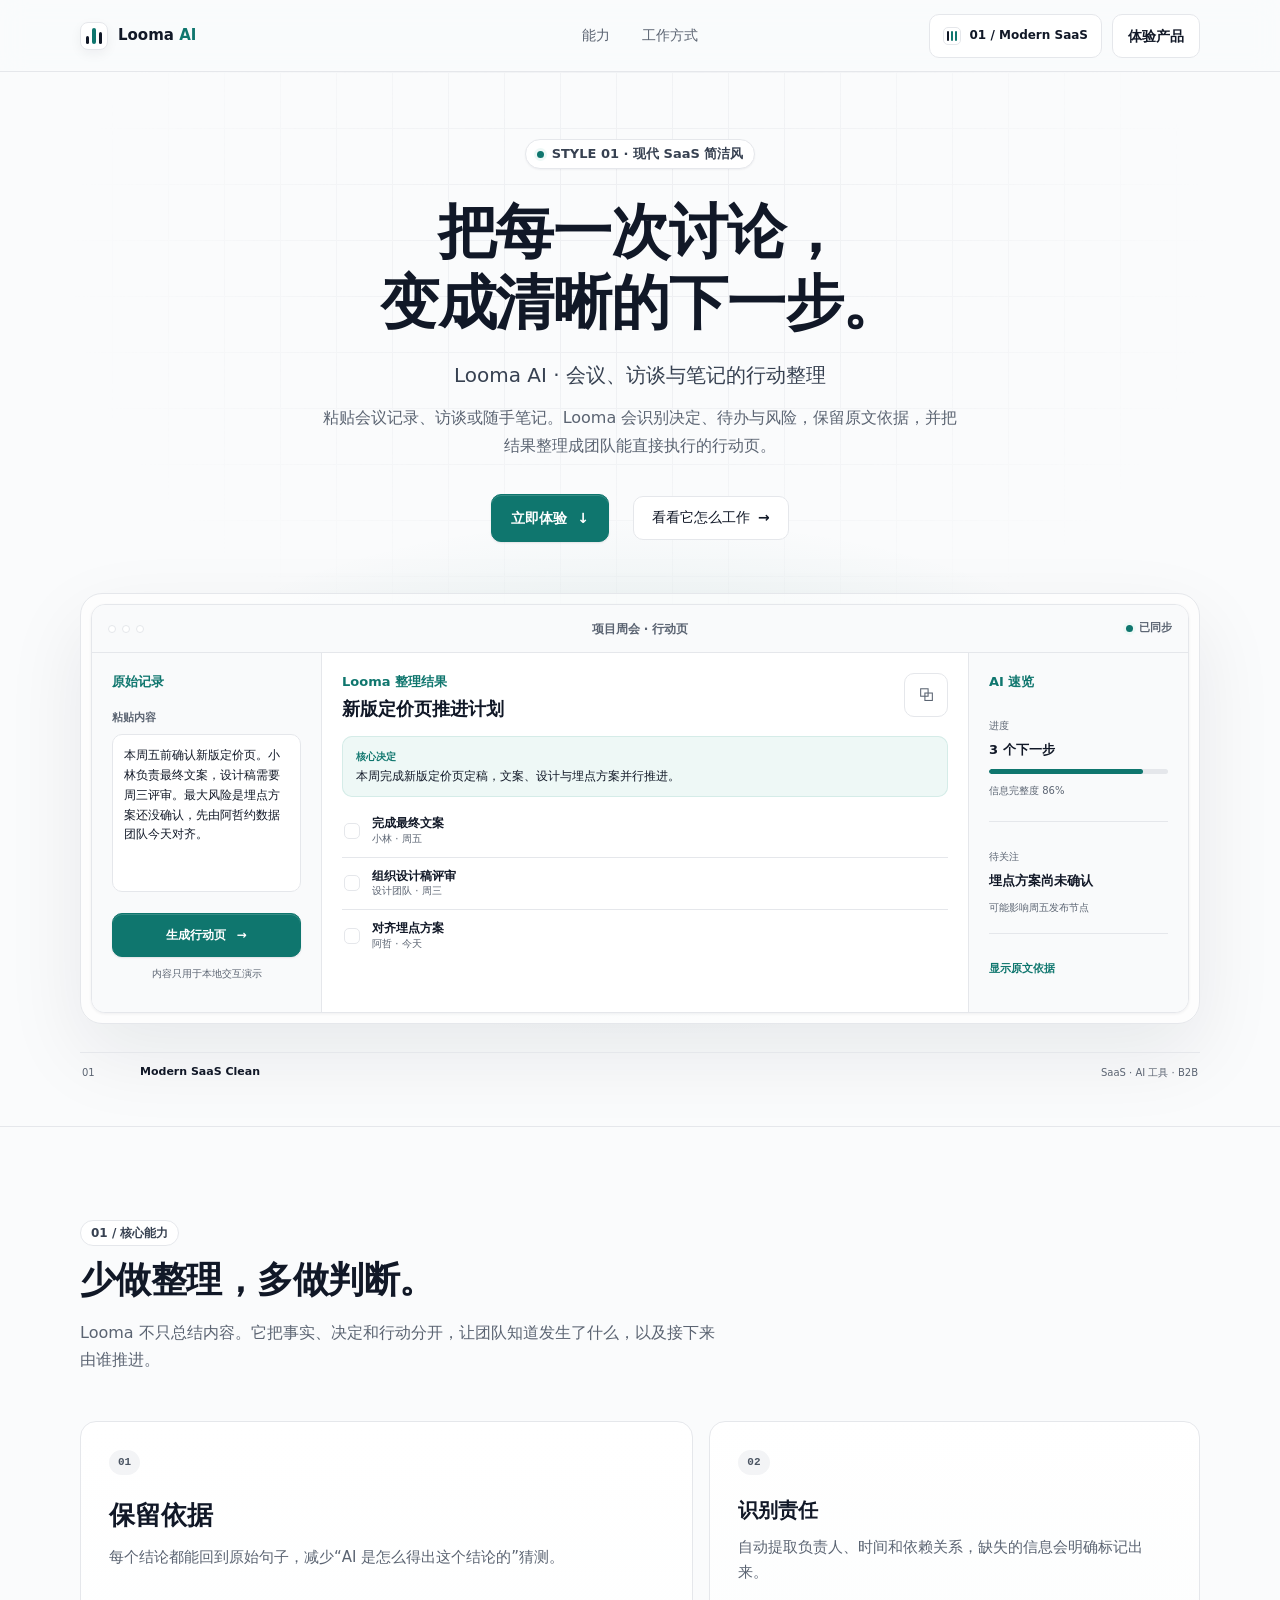
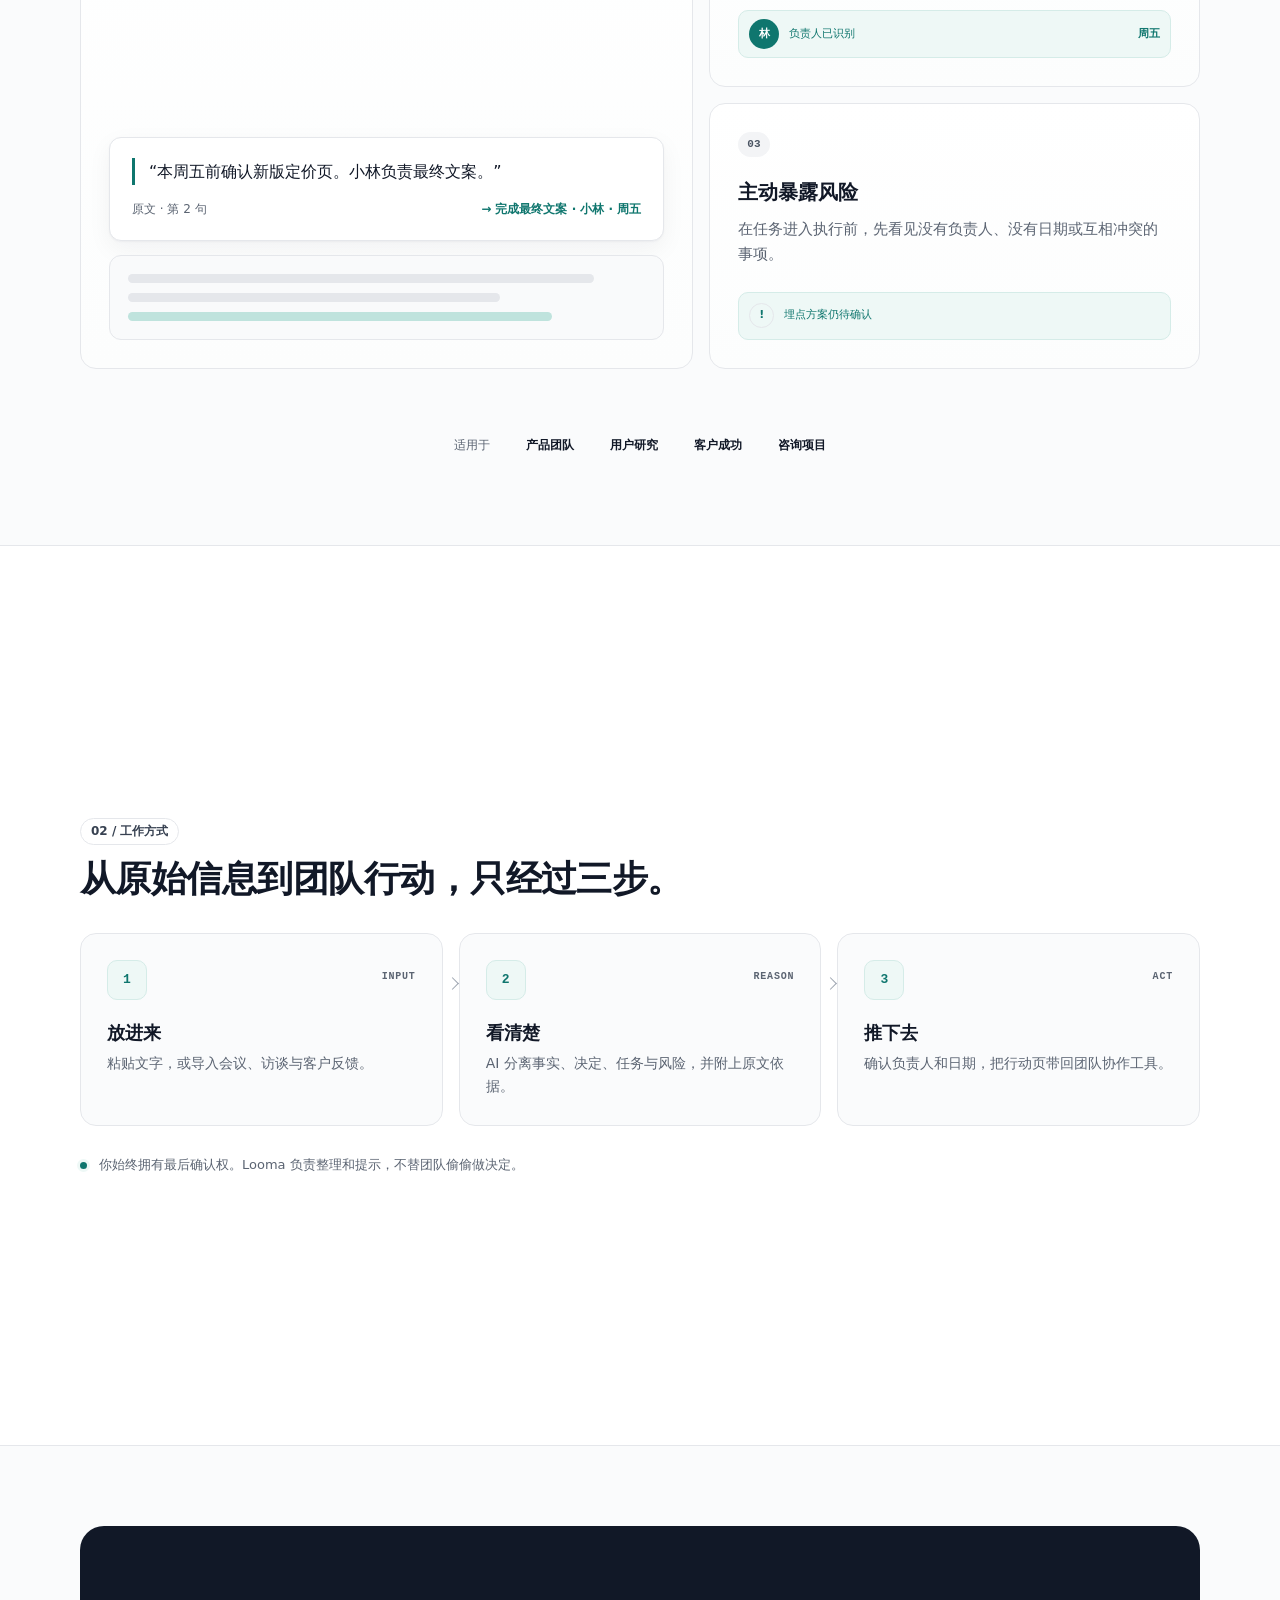
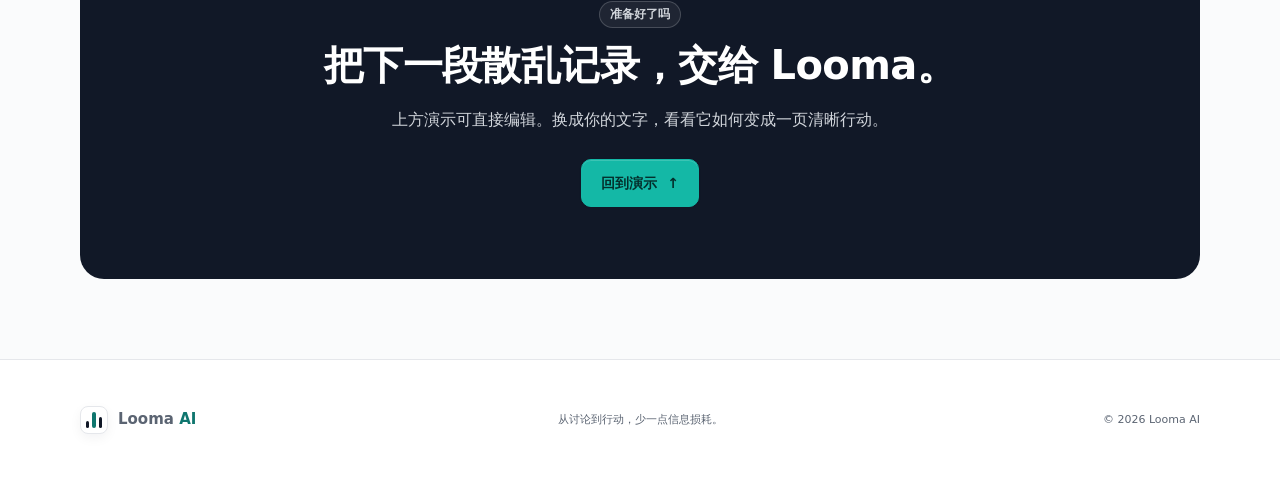
<file: docs/index.html>
<!doctype html>
<html lang="zh-CN">
<head>
  <meta charset="utf-8">
  <meta name="viewport" content="width=device-width, initial-scale=1">
  <meta name="description" content="Looma AI 把会议、访谈和散乱笔记整理成清晰的决策与下一步。">
  <meta name="su-webstyle-version" content="0.4.0">
  <meta name="theme-color" content="#FAFBFC" data-theme-color>
  <title>Looma AI｜12 风格企业体验台</title>
  <link rel="stylesheet" href="styles.css?v=0.4.0">
  <link rel="stylesheet" href="themes.css?v=0.4.0">
  <link rel="stylesheet" href="style-features.css?v=0.4.0">
  <link rel="stylesheet" href="style-signatures.css?v=0.4.0">
</head>
<body data-style="modern-saas-clean" data-layout="calm-centered-product">
  <a class="skip-link" href="#main">跳到主要内容</a>

  <header class="site-header" aria-label="主导航">
    <div class="nav-inner">
      <a class="brand" href="#top" aria-label="Looma AI 首页">
        <span class="brand-mark" aria-hidden="true"><span></span><span></span><span></span></span>
        <span>Looma <strong>AI</strong></span>
      </a>
      <nav class="nav-links" aria-label="页面导航">
        <a href="#capabilities">能力</a>
        <a href="#workflow">工作方式</a>
      </nav>
      <div class="nav-actions">
        <button class="style-trigger" type="button" aria-expanded="false" aria-controls="styleIndex" aria-label="选择页面风格" title="选择页面风格" data-style-trigger>
          <span class="style-trigger-icon" aria-hidden="true"><i></i><i></i><i></i></span>
          <span data-style-trigger-label>01 / Modern SaaS</span>
        </button>
        <a class="button button-small button-secondary nav-demo-button" href="#demo">体验产品</a>
      </div>
    </div>
  </header>

  <div class="style-scrim" data-style-scrim></div>
  <aside class="style-index" id="styleIndex" aria-label="十二种风格选型" aria-hidden="true" data-style-index>
    <header class="style-index-header">
      <div>
        <span class="style-index-kicker">STYLE INDEX</span>
        <h2>十二种企业体验</h2>
      </div>
      <button class="style-close" type="button" aria-label="关闭风格选型" title="关闭" data-style-close>×</button>
    </header>
    <div class="style-index-current">
      <span data-style-count>01 / 12</span>
      <p data-style-index-description>Neutral paper base; single teal accent on CTAs only.</p>
    </div>
    <div class="style-options" role="listbox" aria-label="选择页面风格" data-style-list></div>
  </aside>

  <main id="main">
    <section class="page-section hero" id="top" aria-labelledby="hero-title">
      <div class="hero-inner">
        <div class="hero-copy">
          <div class="eyebrow reveal-line"><span data-style-eyebrow>STYLE 01 · AI 工作整理台</span></div>
          <div class="reveal-line"><h1 id="hero-title">Looma AI</h1></div>
          <div class="reveal-line"><p class="hero-claim" data-hero-claim>把每一次讨论，变成清晰的下一步。</p></div>
          <div class="reveal-line"><p class="hero-support" data-hero-support>粘贴会议记录、访谈或随手笔记。Looma 会识别决定、待办与风险，保留原文依据，并把结果整理成团队能直接执行的行动页。</p></div>
          <div class="hero-actions reveal-line">
            <a class="button button-primary" href="#demo">立即体验 <span aria-hidden="true">↓</span></a>
            <a class="text-link" href="#workflow">看看它怎么工作 <span aria-hidden="true">→</span></a>
          </div>
        </div>

        <dl class="trust-metrics" aria-label="Looma 的三项工作方式">
          <div><dt>100%</dt><dd>结论都附原文依据，可以回查</dd></div>
          <div><dt>3 类</dt><dd>决定、待办与风险自动分开</dd></div>
          <div><dt>1 页</dt><dd>整理成可直接分发的行动页</dd></div>
        </dl>

        <figure class="editorial-visual" aria-label="纸张雕塑编辑摄影">
          <div class="editorial-photo"><img src="assets/editorial-paper.png" alt="纸张在光影中形成清晰的雕塑结构" width="1536" height="1024"></div>
          <figcaption><span>FIG. 01 — IDEAS INTO FORM</span><span>从散落的想法，到清楚的结构</span></figcaption>
        </figure>
        <div class="demo-stage">
          <div class="glass-toolbar" aria-label="外观设置">
            <div class="glass-scenes" role="group" aria-label="内容背景">
              <button type="button" data-glass-scene="dawn" aria-pressed="true">晨光</button>
              <button type="button" data-glass-scene="ocean" aria-pressed="false">海蓝</button>
              <button type="button" data-glass-scene="dusk" aria-pressed="false">暮色</button>
            </div>
            <label class="glass-material">材质 <input aria-label="玻璃材质厚度" type="range" min="0" max="100" value="45" data-glass-tint></label>
          </div>
        <div class="product-shell" id="demo" data-product-shell aria-label="Looma AI 交互演示">
          <div class="product-topbar">
            <div class="window-dots" aria-hidden="true"><span></span><span></span><span></span></div>
            <span class="product-title" data-product-title>项目周会 · 行动页</span>
            <span class="status-chip"><span class="status-dot" aria-hidden="true"></span> 已同步</span>
          </div>

          <div class="product-layout">
            <aside class="source-panel" aria-label="输入区">
              <div class="panel-label">原始记录</div>
              <label class="source-label" for="sourceText">粘贴内容</label>
              <textarea id="sourceText" data-source-input>本周五前确认新版定价页。小林负责最终文案，设计稿需要周三评审。最大风险是埋点方案还没确认，先由阿哲约数据团队今天对齐。</textarea>
              <button class="button button-primary generate-button" type="button" data-generate>
                <span data-generate-label>生成行动页</span>
                <span aria-hidden="true">→</span>
              </button>
              <p class="input-note">内容只用于本地交互演示</p>
            </aside>

            <section class="action-panel" aria-live="polite" aria-busy="false" data-output>
              <div class="action-heading">
                <div>
                  <div class="panel-label">Looma 整理结果</div>
                  <h2>新版定价页推进计划</h2>
                </div>
                <button class="icon-button" type="button" title="复制行动页" aria-label="复制行动页" data-copy>⧉</button>
              </div>

              <div class="signal-dashboard" aria-label="行动信号数据概览">
                <div class="signal-dashboard-head">
                  <div>
                    <span>INSIGHTS</span>
                    <strong>行动信号</strong>
                  </div>
                  <div class="signal-period" role="group" aria-label="数据周期">
                    <button type="button" aria-pressed="true" data-signal-range="7d">7 DAYS</button>
                    <button type="button" aria-pressed="false" data-signal-range="30d">30 DAYS</button>
                  </div>
                </div>
                <div class="signal-kpis">
                  <article>
                    <span>DECISIONS</span>
                    <strong data-signal-decisions>12</strong>
                    <small>↑ 18%</small>
                  </article>
                  <article>
                    <span>ACTION RATE</span>
                    <strong data-signal-rate>86%</strong>
                    <small>本周已提升</small>
                  </article>
                  <article>
                    <span>RISK ALERTS</span>
                    <strong data-signal-risks>03</strong>
                    <small>待确认节点</small>
                  </article>
                </div>
                <figure class="signal-chart">
                  <figcaption><span>行动完成率</span><strong data-signal-chart-label>7 日趋势</strong></figcaption>
                  <svg viewBox="0 0 640 168" role="img" aria-label="行动完成率呈上升趋势" preserveAspectRatio="none">
                    <g class="signal-grid" aria-hidden="true">
                      <path d="M0 24H640M0 72H640M0 120H640M0 160H640"></path>
                      <path d="M80 0V168M176 0V168M272 0V168M368 0V168M464 0V168M560 0V168"></path>
                    </g>
                    <path class="signal-area" data-signal-area d="M0 145 C70 132 88 135 152 112 S250 92 312 104 S416 58 480 70 S566 28 640 34 L640 168 L0 168 Z"></path>
                    <path class="signal-series" data-signal-series d="M0 145 C70 132 88 135 152 112 S250 92 312 104 S416 58 480 70 S566 28 640 34"></path>
                    <circle class="signal-point" data-signal-point cx="640" cy="34" r="5"></circle>
                  </svg>
                </figure>
              </div>

              <div class="summary-strip">
                <span class="summary-kicker">核心决定</span>
                <p data-summary>本周完成新版定价页定稿，文案、设计与埋点方案并行推进。</p>
              </div>

              <div class="task-list" data-task-list>
                <article class="task-row">
                  <span class="task-check" aria-hidden="true"></span>
                  <div><h3>完成最终文案</h3><p>小林 · 周五</p></div>
                  <span class="source-ref">原文 1</span>
                </article>
                <article class="task-row">
                  <span class="task-check" aria-hidden="true"></span>
                  <div><h3>组织设计稿评审</h3><p>设计团队 · 周三</p></div>
                  <span class="source-ref">原文 2</span>
                </article>
                <article class="task-row">
                  <span class="task-check" aria-hidden="true"></span>
                  <div><h3>对齐埋点方案</h3><p>阿哲 · 今天</p></div>
                  <span class="source-ref">原文 3</span>
                </article>
              </div>
            </section>

            <aside class="insight-panel" aria-label="AI 速览">
              <div class="panel-label">AI 速览</div>
              <div class="insight-block">
                <span>进度</span>
                <strong>3 个下一步</strong>
                <div class="progress-track" aria-label="信息完整度 86%"><span></span></div>
                <small>信息完整度 86%</small>
              </div>
              <div class="insight-block risk-block">
                <span>待关注</span>
                <strong data-risk>埋点方案尚未确认</strong>
                <p>可能影响周五发布节点</p>
              </div>
              <button class="quiet-action" type="button" data-toggle-sources>显示原文依据</button>
            </aside>
          </div>
        </div>

        </div>

        <div class="active-style-caption" aria-label="当前页面风格">
          <span data-active-style-number>01</span>
          <strong data-active-style-name>Modern SaaS Clean</strong>
          <span data-active-style-fit>SaaS · AI tools · B2B</span>
        </div>
        <div class="scroll-cue" aria-hidden="true"><span></span></div>
      </div>
    </section>

    <div class="style-ticker" aria-hidden="true"><div class="style-ticker-track"><span>决定</span><span>负责人</span><span>截止日期</span><span>风险</span><span>原文依据</span><span>决定</span><span>负责人</span><span>截止日期</span><span>风险</span><span>原文依据</span></div></div>

    <section class="page-section capabilities" id="capabilities" aria-labelledby="capabilities-title">
      <div class="section-inner">
        <div class="section-heading" data-reveal data-capability-heading>
          <span class="section-index">01 / 核心能力</span>
          <h2 id="capabilities-title">少做整理，多做判断。</h2>
          <p>Looma 不只总结内容。它把事实、决定和行动分开，让团队知道发生了什么，以及接下来由谁推进。</p>
        </div>

        <div class="feature-row" data-reveal>
          <article class="feature-card">
            <span class="feature-number">01</span>
            <h3>保留依据</h3>
            <p>每个结论都能回到原始句子，减少“AI 是怎么得出这个结论的”猜测。</p>
            <figure class="evidence-quote" aria-label="原文依据示例">
              <blockquote>“本周五前确认新版定价页。小林负责最终文案。”</blockquote>
              <figcaption><span>原文 · 第 2 句</span><strong>→ 完成最终文案 · 小林 · 周五</strong></figcaption>
            </figure>
            <div class="mini-evidence"><span></span><span></span><span></span></div>
          </article>
          <article class="feature-card feature-card-live">
            <span class="feature-number">02</span>
            <h3>识别责任</h3>
            <p>自动提取负责人、时间和依赖关系，缺失的信息会明确标记出来。</p>
            <div class="owner-line"><span class="owner-avatar">林</span><span>负责人已识别</span><strong>周五</strong></div>
          </article>
          <article class="feature-card">
            <span class="feature-number">03</span>
            <h3>主动暴露风险</h3>
            <p>在任务进入执行前，先看见没有负责人、没有日期或互相冲突的事项。</p>
            <div class="risk-line"><span aria-hidden="true">!</span><p>埋点方案仍待确认</p></div>
          </article>
        </div>

        <div class="proof-line" data-reveal aria-label="适用团队">
          <span>适用于</span>
          <strong>产品团队</strong>
          <strong>用户研究</strong>
          <strong>客户成功</strong>
          <strong>咨询项目</strong>
        </div>
      </div>
    </section>

    <section class="page-section workflow" id="workflow" aria-labelledby="workflow-title">
      <div class="section-inner">
        <div class="section-heading compact-heading" data-reveal data-workflow-heading>
          <span class="section-index">02 / 工作方式</span>
          <h2 id="workflow-title">从原始信息到团队行动，只经过三步。</h2>
        </div>

        <ol class="workflow-list" data-reveal>
          <li class="workflow-step">
            <span class="step-dot">1</span>
            <div><h3>放进来</h3><p>粘贴文字，或导入会议、访谈与客户反馈。</p></div>
            <span class="step-meta">INPUT</span>
          </li>
          <li class="workflow-step">
            <span class="step-dot">2</span>
            <div><h3>看清楚</h3><p>AI 分离事实、决定、任务与风险，并附上原文依据。</p></div>
            <span class="step-meta">REASON</span>
          </li>
          <li class="workflow-step">
            <span class="step-dot">3</span>
            <div><h3>推下去</h3><p>确认负责人和日期，把行动页带回团队协作工具。</p></div>
            <span class="step-meta">ACT</span>
          </li>
        </ol>

        <div class="workflow-note" data-reveal>
          <span class="status-dot" aria-hidden="true"></span>
          <p>你始终拥有最后确认权。Looma 负责整理和提示，不替团队偷偷做决定。</p>
        </div>
      </div>
    </section>

    <section class="closing-cta" aria-labelledby="cta-title">
      <div class="section-inner cta-inner" data-reveal>
        <span class="section-index">准备好了吗</span>
        <h2 id="cta-title">把下一段散乱记录，交给 Looma。</h2>
        <p>上方演示可直接编辑。换成你的文字，看看它如何变成一页清晰行动。</p>
        <a class="button button-primary" href="#demo">回到演示 <span aria-hidden="true">↑</span></a>
      </div>
    </section>
  </main>

  <footer class="site-footer">
    <div class="section-inner footer-inner">
      <a class="brand" href="#top"><span class="brand-mark" aria-hidden="true"><span></span><span></span><span></span></span><span>Looma <strong>AI</strong></span></a>
      <p>从讨论到行动，少一点信息损耗。</p>
      <span>© 2026 Looma AI</span>
    </div>
  </footer>

  <div class="toast" role="status" aria-live="polite" data-toast></div>
  <div class="visually-hidden" aria-live="polite" data-style-announcer></div>
  <script src="style-catalog.js?v=0.4.0"></script>
  <script src="app.js?v=0.4.0"></script>
</body>
</html>
</file>
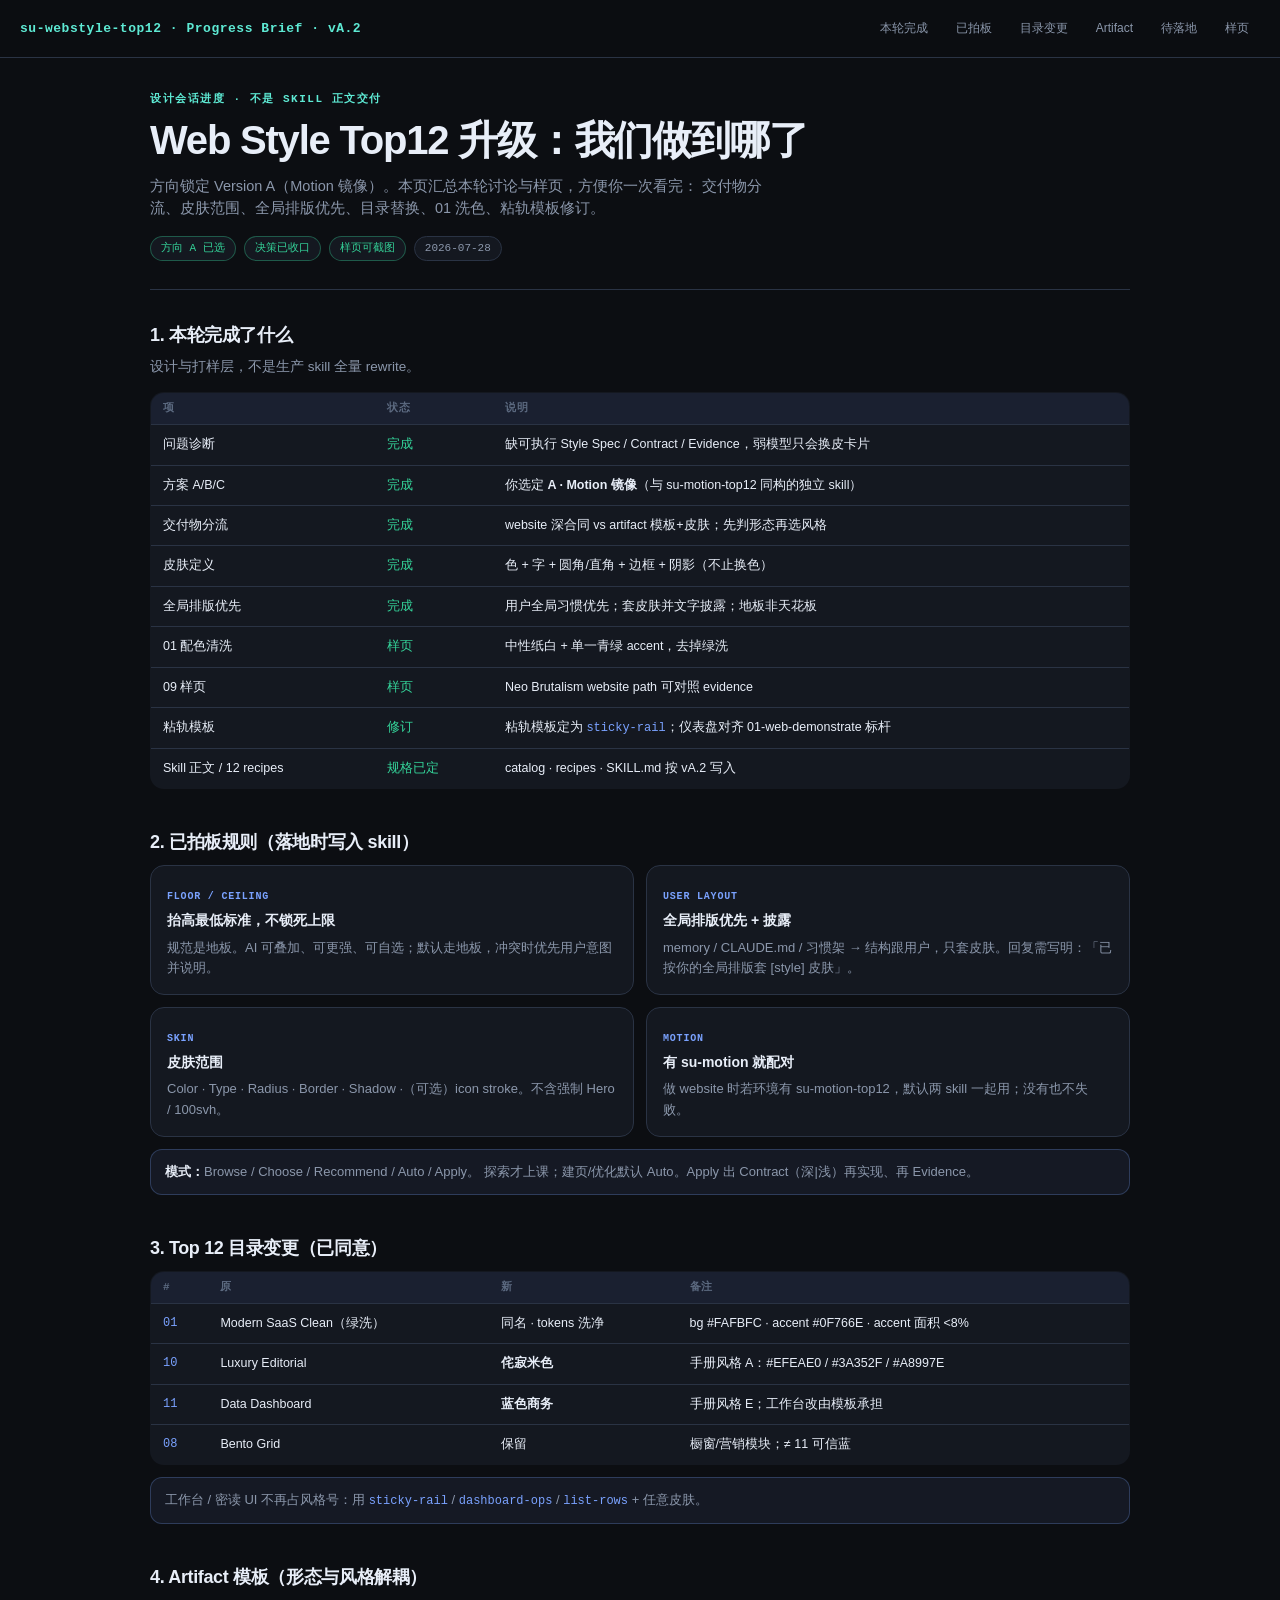
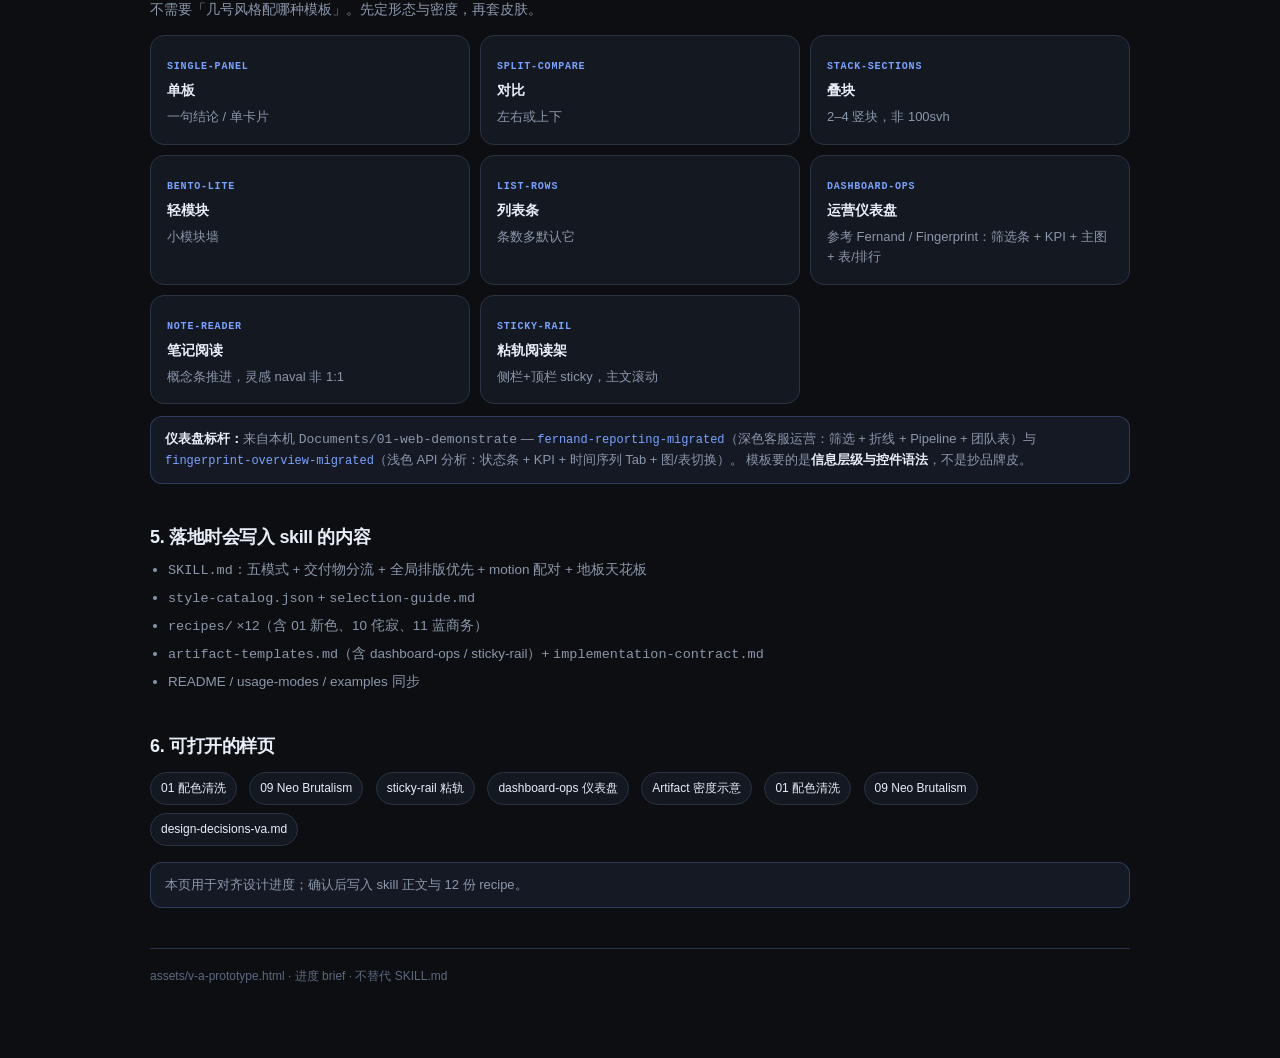
<file: assets/v-a-prototype.html>
<!DOCTYPE html>
<html lang="zh-CN">
<head>
<meta charset="UTF-8">
<meta name="viewport" content="width=device-width, initial-scale=1.0">
<title>su-webstyle-top12 · 升级进度（vA.2）</title>
<style>
  :root {
    --bg: #0c0e12;
    --panel: #141820;
    --panel2: #1a2030;
    --line: #2a3344;
    --ink: #e8eef8;
    --muted: #8b97ab;
    --dim: #5c6a80;
    --accent: #7aa2ff;
    --accent2: #5eead4;
    --warn: #fbbf24;
    --good: #34d399;
    --bad: #f87171;
    --sans: ui-sans-serif, -apple-system, BlinkMacSystemFont, "Segoe UI", "PingFang SC", "Noto Sans SC", sans-serif;
    --mono: ui-monospace, SFMono-Regular, Menlo, Monaco, Consolas, monospace;
  }
  * { box-sizing: border-box; }
  html { scroll-behavior: smooth; }
  body {
    margin: 0;
    font-family: var(--sans);
    background: var(--bg);
    color: var(--ink);
    line-height: 1.55;
  }
  a { color: var(--accent); text-decoration: none; }
  a:hover { text-decoration: underline; }
  .topbar {
    position: sticky; top: 0; z-index: 20;
    display: flex; align-items: center; justify-content: space-between;
    gap: 16px; flex-wrap: wrap;
    padding: 12px 20px;
    background: rgba(12,14,18,.9);
    backdrop-filter: blur(12px);
    border-bottom: 1px solid var(--line);
  }
  .brand { font: 600 13px/1 var(--mono); letter-spacing: .04em; color: var(--accent2); }
  .nav { display: flex; gap: 6px; flex-wrap: wrap; }
  .nav a {
    font-size: 12px; color: var(--muted);
    padding: 6px 10px; border-radius: 999px;
    border: 1px solid transparent;
  }
  .nav a:hover { color: var(--ink); border-color: var(--line); text-decoration: none; background: var(--panel); }
  .wrap { width: min(980px, calc(100% - 32px)); margin: 0 auto; padding: 36px 0 80px; }
  .hero { padding-bottom: 28px; border-bottom: 1px solid var(--line); margin-bottom: 32px; }
  .kicker {
    font: 600 11px/1 var(--mono);
    letter-spacing: .14em;
    text-transform: uppercase;
    color: var(--accent2);
    margin: 0 0 12px;
  }
  h1 {
    margin: 0 0 12px;
    font-size: clamp(26px, 4vw, 40px);
    font-weight: 650;
    letter-spacing: -.03em;
    line-height: 1.15;
  }
  .lede { margin: 0; max-width: 640px; color: var(--muted); font-size: 14.5px; }
  .badge-row { display: flex; gap: 8px; flex-wrap: wrap; margin-top: 16px; }
  .badge {
    font: 500 11px/1 var(--mono);
    padding: 6px 10px;
    border-radius: 999px;
    border: 1px solid var(--line);
    color: var(--muted);
    background: var(--panel);
  }
  .badge.ok { color: var(--good); border-color: rgba(52,211,153,.35); }
  .badge.warn { color: var(--warn); border-color: rgba(251,191,36,.35); }
  section { margin-bottom: 40px; }
  h2 {
    margin: 0 0 8px;
    font-size: 18px;
    font-weight: 650;
    letter-spacing: -.02em;
  }
  .sec-desc { margin: 0 0 14px; color: var(--muted); font-size: 13.5px; max-width: 720px; }
  .card {
    background: var(--panel);
    border: 1px solid var(--line);
    border-radius: 14px;
    padding: 16px;
  }
  .grid-2 { display: grid; grid-template-columns: 1fr 1fr; gap: 12px; }
  .grid-3 { display: grid; grid-template-columns: repeat(3, 1fr); gap: 10px; }
  @media (max-width: 800px) {
    .grid-2, .grid-3 { grid-template-columns: 1fr; }
  }
  .card h3 { margin: 0 0 6px; font-size: 14px; }
  .card p { margin: 0; font-size: 13px; color: var(--muted); }
  .tag {
    display: inline-block;
    margin-bottom: 8px;
    font: 600 10px/1 var(--mono);
    letter-spacing: .08em;
    text-transform: uppercase;
    color: var(--accent);
  }
  table {
    width: 100%;
    border-collapse: collapse;
    font-size: 12.5px;
    background: var(--panel);
    border: 1px solid var(--line);
    border-radius: 14px;
    overflow: hidden;
  }
  th, td {
    text-align: left;
    padding: 10px 12px;
    border-bottom: 1px solid var(--line);
    vertical-align: top;
  }
  th {
    font: 600 11px/1 var(--mono);
    letter-spacing: .06em;
    text-transform: uppercase;
    color: var(--dim);
    background: var(--panel2);
  }
  tr:last-child td { border-bottom: 0; }
  .ok { color: var(--good); }
  .warn { color: var(--warn); }
  .id { font-family: var(--mono); color: var(--accent); font-size: 12px; }
  .note {
    margin-top: 12px;
    padding: 12px 14px;
    border-radius: 12px;
    border: 1px solid rgba(122,162,255,.25);
    background: rgba(122,162,255,.08);
    color: var(--muted);
    font-size: 13px;
  }
  .note strong { color: var(--ink); }
  ul.clean { margin: 0; padding-left: 18px; color: var(--muted); font-size: 13.5px; }
  ul.clean li { margin: 6px 0; }
  footer {
    margin-top: 28px;
    padding-top: 18px;
    border-top: 1px solid var(--line);
    color: var(--dim);
    font-size: 12px;
  }
  .links a {
    display: inline-block;
    margin: 4px 8px 4px 0;
    padding: 6px 10px;
    border-radius: 999px;
    border: 1px solid var(--line);
    background: var(--panel);
    font-size: 12px;
    color: var(--ink);
    text-decoration: none;
  }
  .links a:hover { border-color: var(--accent); color: var(--accent); }
</style>
</head>
<body>
  <div class="topbar">
    <div class="brand">su-webstyle-top12 · Progress Brief · vA.2</div>
    <nav class="nav">
      <a href="#done">本轮完成</a>
      <a href="#decisions">已拍板</a>
      <a href="#catalog">目录变更</a>
      <a href="#templates">Artifact</a>
      <a href="#open">待落地</a>
      <a href="#samples">样页</a>
    </nav>
  </div>

  <div class="wrap">
    <header class="hero">
      <p class="kicker">设计会话进度 · 不是 skill 正文交付</p>
      <h1>Web Style Top12 升级：我们做到哪了</h1>
      <p class="lede">
        方向锁定 Version A（Motion 镜像）。本页汇总本轮讨论与样页，方便你一次看完：
        交付物分流、皮肤范围、全局排版优先、目录替换、01 洗色、粘轨模板修订。
      </p>
      <div class="badge-row">
        <span class="badge ok">方向 A 已选</span>
        <span class="badge ok">决策已收口</span>
        <span class="badge ok">样页可截图</span>
        <span class="badge">2026-07-28</span>
      </div>
    </header>

    <section id="done">
      <h2>1. 本轮完成了什么</h2>
      <p class="sec-desc">设计与打样层，不是生产 skill 全量 rewrite。</p>
      <table>
        <thead>
          <tr><th>项</th><th>状态</th><th>说明</th></tr>
        </thead>
        <tbody>
          <tr>
            <td>问题诊断</td>
            <td class="ok">完成</td>
            <td>缺可执行 Style Spec / Contract / Evidence，弱模型只会换皮卡片</td>
          </tr>
          <tr>
            <td>方案 A/B/C</td>
            <td class="ok">完成</td>
            <td>你选定 <strong>A · Motion 镜像</strong>（与 su-motion-top12 同构的独立 skill）</td>
          </tr>
          <tr>
            <td>交付物分流</td>
            <td class="ok">完成</td>
            <td>website 深合同 vs artifact 模板+皮肤；先判形态再选风格</td>
          </tr>
          <tr>
            <td>皮肤定义</td>
            <td class="ok">完成</td>
            <td>色 + 字 + 圆角/直角 + 边框 + 阴影（不止换色）</td>
          </tr>
          <tr>
            <td>全局排版优先</td>
            <td class="ok">完成</td>
            <td>用户全局习惯优先；套皮肤并文字披露；地板非天花板</td>
          </tr>
          <tr>
            <td>01 配色清洗</td>
            <td class="ok">样页</td>
            <td>中性纸白 + 单一青绿 accent，去掉绿洗</td>
          </tr>
          <tr>
            <td>09 样页</td>
            <td class="ok">样页</td>
            <td>Neo Brutalism website path 可对照 evidence</td>
          </tr>
          <tr>
            <td>粘轨模板</td>
            <td class="ok">修订</td>
            <td>粘轨模板定为 <span class="id">sticky-rail</span>；仪表盘对齐 01-web-demonstrate 标杆</td>
          </tr>
          <tr>
            <td>Skill 正文 / 12 recipes</td>
            <td class="ok">规格已定</td>
            <td>catalog · recipes · SKILL.md 按 vA.2 写入</td>
          </tr>
        </tbody>
      </table>
    </section>

    <section id="decisions">
      <h2>2. 已拍板规则（落地时写入 skill）</h2>
      <div class="grid-2">
        <div class="card">
          <div class="tag">Floor / Ceiling</div>
          <h3>抬高最低标准，不锁死上限</h3>
          <p>规范是地板。AI 可叠加、可更强、可自选；默认走地板，冲突时优先用户意图并说明。</p>
        </div>
        <div class="card">
          <div class="tag">User layout</div>
          <h3>全局排版优先 + 披露</h3>
          <p>memory / CLAUDE.md / 习惯架 → 结构跟用户，只套皮肤。回复需写明：「已按你的全局排版套 [style] 皮肤」。</p>
        </div>
        <div class="card">
          <div class="tag">Skin</div>
          <h3>皮肤范围</h3>
          <p>Color · Type · Radius · Border · Shadow ·（可选）icon stroke。不含强制 Hero / 100svh。</p>
        </div>
        <div class="card">
          <div class="tag">Motion</div>
          <h3>有 su-motion 就配对</h3>
          <p>做 website 时若环境有 su-motion-top12，默认两 skill 一起用；没有也不失败。</p>
        </div>
      </div>
      <div class="note">
        <strong>模式：</strong>Browse / Choose / Recommend / Auto / Apply。
        探索才上课；建页/优化默认 Auto。Apply 出 Contract（深|浅）再实现、再 Evidence。
      </div>
    </section>

    <section id="catalog">
      <h2>3. Top 12 目录变更（已同意）</h2>
      <table>
        <thead>
          <tr><th>#</th><th>原</th><th>新</th><th>备注</th></tr>
        </thead>
        <tbody>
          <tr>
            <td class="id">01</td>
            <td>Modern SaaS Clean（绿洗）</td>
            <td>同名 · tokens 洗净</td>
            <td>bg #FAFBFC · accent #0F766E · accent 面积 &lt;8%</td>
          </tr>
          <tr>
            <td class="id">10</td>
            <td>Luxury Editorial</td>
            <td><strong>侘寂米色</strong></td>
            <td>手册风格 A：#EFEAE0 / #3A352F / #A8997E</td>
          </tr>
          <tr>
            <td class="id">11</td>
            <td>Data Dashboard</td>
            <td><strong>蓝色商务</strong></td>
            <td>手册风格 E；工作台改由模板承担</td>
          </tr>
          <tr>
            <td class="id">08</td>
            <td>Bento Grid</td>
            <td>保留</td>
            <td>橱窗/营销模块；≠ 11 可信蓝</td>
          </tr>
        </tbody>
      </table>
      <div class="note">
        工作台 / 密读 UI 不再占风格号：用 <span class="id">sticky-rail</span> / <span class="id">dashboard-ops</span> / <span class="id">list-rows</span> + 任意皮肤。
      </div>
    </section>

    <section id="templates">
      <h2>4. Artifact 模板（形态与风格解耦）</h2>
      <p class="sec-desc">不需要「几号风格配哪种模板」。先定形态与密度，再套皮肤。</p>
      <div class="grid-3">
        <div class="card"><div class="tag">single-panel</div><h3>单板</h3><p>一句结论 / 单卡片</p></div>
        <div class="card"><div class="tag">split-compare</div><h3>对比</h3><p>左右或上下</p></div>
        <div class="card"><div class="tag">stack-sections</div><h3>叠块</h3><p>2–4 竖块，非 100svh</p></div>
        <div class="card"><div class="tag">bento-lite</div><h3>轻模块</h3><p>小模块墙</p></div>
        <div class="card"><div class="tag">list-rows</div><h3>列表条</h3><p>条数多默认它</p></div>
        <div class="card"><div class="tag">dashboard-ops</div><h3>运营仪表盘</h3><p>参考 Fernand / Fingerprint：筛选条 + KPI + 主图 + 表/排行</p></div>
        <div class="card"><div class="tag">note-reader</div><h3>笔记阅读</h3><p>概念条推进，灵感 naval 非 1:1</p></div>
        <div class="card"><div class="tag">sticky-rail</div><h3>粘轨阅读架</h3><p>侧栏+顶栏 sticky，主文滚动</p></div>
      </div>
      <div class="note">
        <strong>仪表盘标杆：</strong>来自本机 <code>Documents/01-web-demonstrate</code> —
        <span class="id">fernand-reporting-migrated</span>（深色客服运营：筛选 + 折线 + Pipeline + 团队表）与
        <span class="id">fingerprint-overview-migrated</span>（浅色 API 分析：状态条 + KPI + 时间序列 Tab + 图/表切换）。
        模板要的是<strong>信息层级与控件语法</strong>，不是抄品牌皮。
      </div>
    </section>

    <section id="open">
      <h2>5. 落地时会写入 skill 的内容</h2>
      <ul class="clean">
        <li><code>SKILL.md</code>：五模式 + 交付物分流 + 全局排版优先 + motion 配对 + 地板天花板</li>
        <li><code>style-catalog.json</code> + <code>selection-guide.md</code></li>
        <li><code>recipes/</code> ×12（含 01 新色、10 侘寂、11 蓝商务）</li>
        <li><code>artifact-templates.md</code>（含 dashboard-ops / sticky-rail）+ <code>implementation-contract.md</code></li>
        <li>README / usage-modes / examples 同步</li>
      </ul>
    </section>

    <section id="samples">
      <h2>6. 可打开的样页</h2>
      <div class="links">
        <a href="./samples/01-palette-clean.html">01 配色清洗</a>
        <a href="./samples/09-neo-brutalism.html">09 Neo Brutalism</a>
        <a href="./samples/sticky-rail.html">sticky-rail 粘轨</a>
        <a href="./samples/dashboard-ops.html">dashboard-ops 仪表盘</a>
        <a href="./samples/artifact-density-demo.html">Artifact 密度示意</a>
        <a href="./samples/01-palette-clean.html">01 配色清洗</a>
        <a href="./samples/09-neo-brutalism.html">09 Neo Brutalism</a>
        <a href="./design-decisions-va.md">design-decisions-va.md</a>
      </div>
      <div class="note">
        本页用于对齐设计进度；确认后写入 skill 正文与 12 份 recipe。
      </div>
    </section>

    <footer>
      assets/v-a-prototype.html · 进度 brief · 不替代 SKILL.md
    </footer>
  </div>
</body>
</html>
</file>
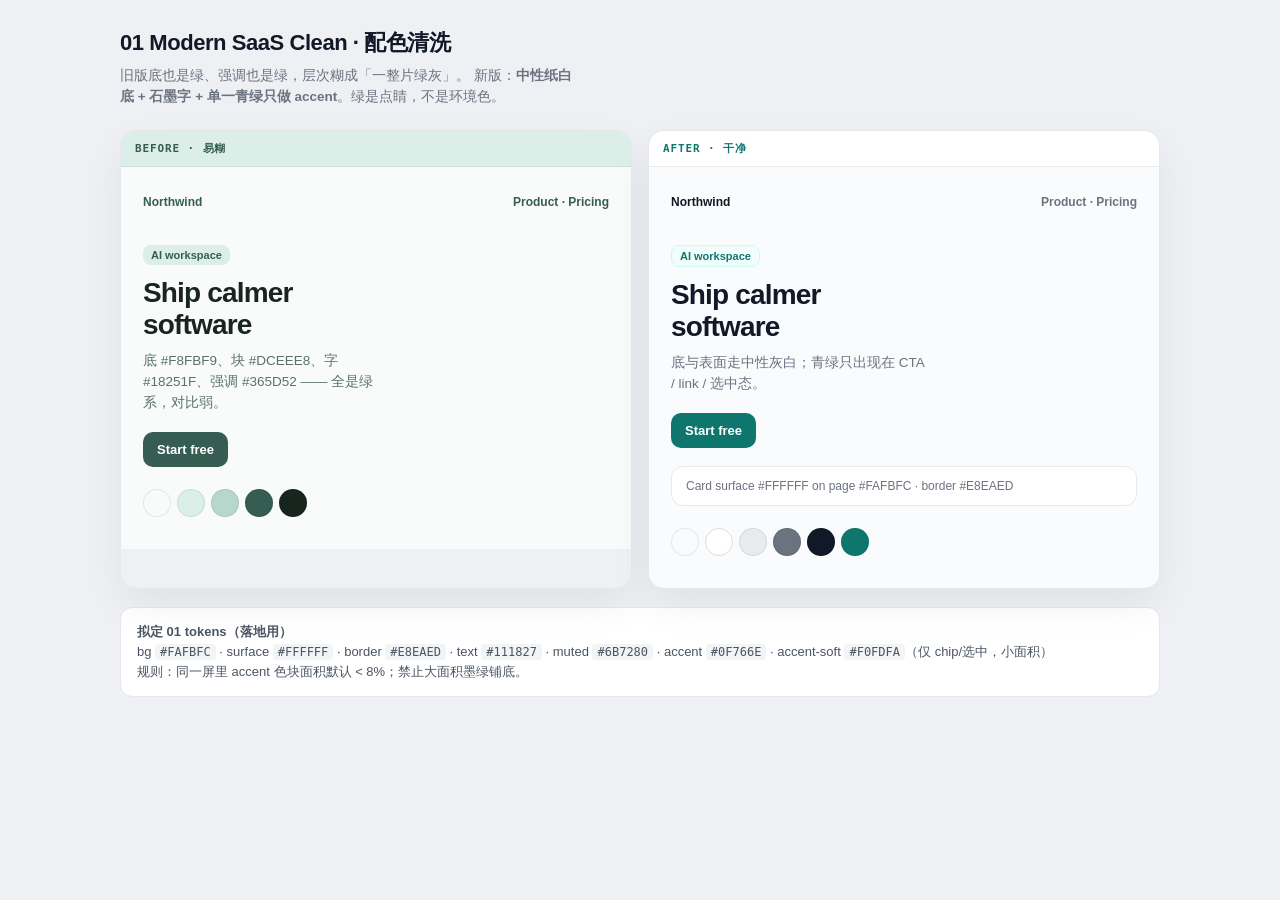
<file: assets/samples/01-palette-clean.html>
<!DOCTYPE html>
<html lang="zh-CN">
<head>
<meta charset="UTF-8">
<meta name="viewport" content="width=device-width, initial-scale=1.0">
<title>01 Modern SaaS Clean · Palette fix</title>
<style>
  * { box-sizing: border-box; }
  body {
    margin: 0;
    font-family: ui-sans-serif, -apple-system, "Segoe UI", "PingFang SC", "Noto Sans SC", sans-serif;
    background: #eef0f3;
    color: #111827;
    padding: 28px 16px 48px;
  }
  .wrap { width: min(1040px, 100%); margin: 0 auto; }
  h1 { font-size: 22px; letter-spacing: -.02em; margin: 0 0 8px; }
  .sub { margin: 0 0 22px; color: #6b7280; font-size: 13.5px; line-height: 1.55; max-width: 62ch; }
  .grid { display: grid; grid-template-columns: 1fr 1fr; gap: 16px; }
  @media (max-width: 800px) { .grid { grid-template-columns: 1fr; } }
  .card {
    border-radius: 16px;
    overflow: hidden;
    border: 1px solid #e5e7eb;
    box-shadow: 0 16px 40px rgba(15,23,42,.06);
  }
  .label {
    font: 600 11px/1 ui-monospace, Menlo, monospace;
    letter-spacing: .08em;
    text-transform: uppercase;
    padding: 12px 14px;
    border-bottom: 1px solid rgba(0,0,0,.06);
  }
  .mock { padding: 28px 22px 32px; min-height: 280px; }
  .nav {
    display: flex; justify-content: space-between; align-items: center;
    margin-bottom: 36px; font-size: 12px; font-weight: 600;
  }
  .mock h2 {
    margin: 0 0 10px;
    font-size: 28px;
    letter-spacing: -.03em;
    line-height: 1.15;
    max-width: 12ch;
  }
  .mock p { margin: 0 0 18px; font-size: 13.5px; line-height: 1.55; max-width: 34ch; }
  .btn {
    display: inline-block;
    border: 0;
    border-radius: 10px;
    padding: 10px 14px;
    font-size: 13px;
    font-weight: 600;
  }
  .sw { display: flex; gap: 6px; margin-top: 22px; }
  .sw i { width: 28px; height: 28px; border-radius: 999px; border: 1px solid rgba(0,0,0,.08); }
  .note {
    margin-top: 18px;
    padding: 14px 16px;
    background: #fff;
    border: 1px solid #e5e7eb;
    border-radius: 12px;
    font-size: 13px;
    color: #4b5563;
    line-height: 1.55;
  }
  code { font-size: 12px; background: #f3f4f6; padding: 1px 5px; border-radius: 4px; }

  /* OLD muddy */
  .old .label { background: #DCEEE8; color: #365D52; }
  .old .mock { background: #F8FBF9; color: #18251F; }
  .old .nav { color: #365D52; }
  .old .muted { color: #5a7268; }
  .old .btn { background: #365D52; color: #fff; }
  .old .chip {
    display: inline-block; margin-bottom: 12px;
    background: #DCEEE8; color: #365D52;
    border-radius: 8px; padding: 4px 8px; font-size: 11px; font-weight: 600;
  }

  /* NEW clean */
  .new .label { background: #fff; color: #0F766E; border-bottom-color: #E8EAED; }
  .new .mock { background: #FAFBFC; color: #111827; }
  .new .nav { color: #6B7280; }
  .new .nav .brand { color: #111827; }
  .new .muted { color: #6B7280; }
  .new .btn { background: #0F766E; color: #fff; }
  .new .chip {
    display: inline-block; margin-bottom: 12px;
    background: #F0FDFA; color: #0F766E;
    border: 1px solid #CCFBF1;
    border-radius: 8px; padding: 4px 8px; font-size: 11px; font-weight: 600;
  }
  .new .surface {
    margin-top: 18px;
    background: #fff;
    border: 1px solid #E8EAED;
    border-radius: 12px;
    padding: 12px 14px;
    font-size: 12px;
    color: #6B7280;
  }
</style>
</head>
<body>
  <div class="wrap">
    <h1>01 Modern SaaS Clean · 配色清洗</h1>
    <p class="sub">
      旧版底也是绿、强调也是绿，层次糊成「一整片绿灰」。
      新版：<strong>中性纸白底 + 石墨字 + 单一青绿只做 accent</strong>。绿是点睛，不是环境色。
    </p>
    <div class="grid">
      <div class="card old">
        <div class="label">Before · 易糊</div>
        <div class="mock">
          <div class="nav"><span>Northwind</span><span>Product · Pricing</span></div>
          <span class="chip">AI workspace</span>
          <h2>Ship calmer software</h2>
          <p class="muted">底 #F8FBF9、块 #DCEEE8、字 #18251F、强调 #365D52 —— 全是绿系，对比弱。</p>
          <button class="btn" type="button">Start free</button>
          <div class="sw">
            <i style="background:#F8FBF9"></i>
            <i style="background:#DCEEE8"></i>
            <i style="background:#B8D7CC"></i>
            <i style="background:#365D52"></i>
            <i style="background:#18251F"></i>
          </div>
        </div>
      </div>
      <div class="card new">
        <div class="label">After · 干净</div>
        <div class="mock">
          <div class="nav"><span class="brand">Northwind</span><span>Product · Pricing</span></div>
          <span class="chip">AI workspace</span>
          <h2>Ship calmer software</h2>
          <p class="muted">底与表面走中性灰白；青绿只出现在 CTA / link / 选中态。</p>
          <button class="btn" type="button">Start free</button>
          <div class="surface">Card surface #FFFFFF on page #FAFBFC · border #E8EAED</div>
          <div class="sw">
            <i style="background:#FAFBFC"></i>
            <i style="background:#FFFFFF;border-color:#ddd"></i>
            <i style="background:#E8EAED"></i>
            <i style="background:#6B7280"></i>
            <i style="background:#111827"></i>
            <i style="background:#0F766E"></i>
          </div>
        </div>
      </div>
    </div>
    <div class="note">
      <strong>拟定 01 tokens（落地用）</strong><br>
      bg <code>#FAFBFC</code> · surface <code>#FFFFFF</code> · border <code>#E8EAED</code> ·
      text <code>#111827</code> · muted <code>#6B7280</code> ·
      accent <code>#0F766E</code> · accent-soft <code>#F0FDFA</code>（仅 chip/选中，小面积）<br>
      规则：同一屏里 accent 色块面积默认 &lt; 8%；禁止大面积墨绿铺底。
    </div>
  </div>
</body>
</html>
</file>
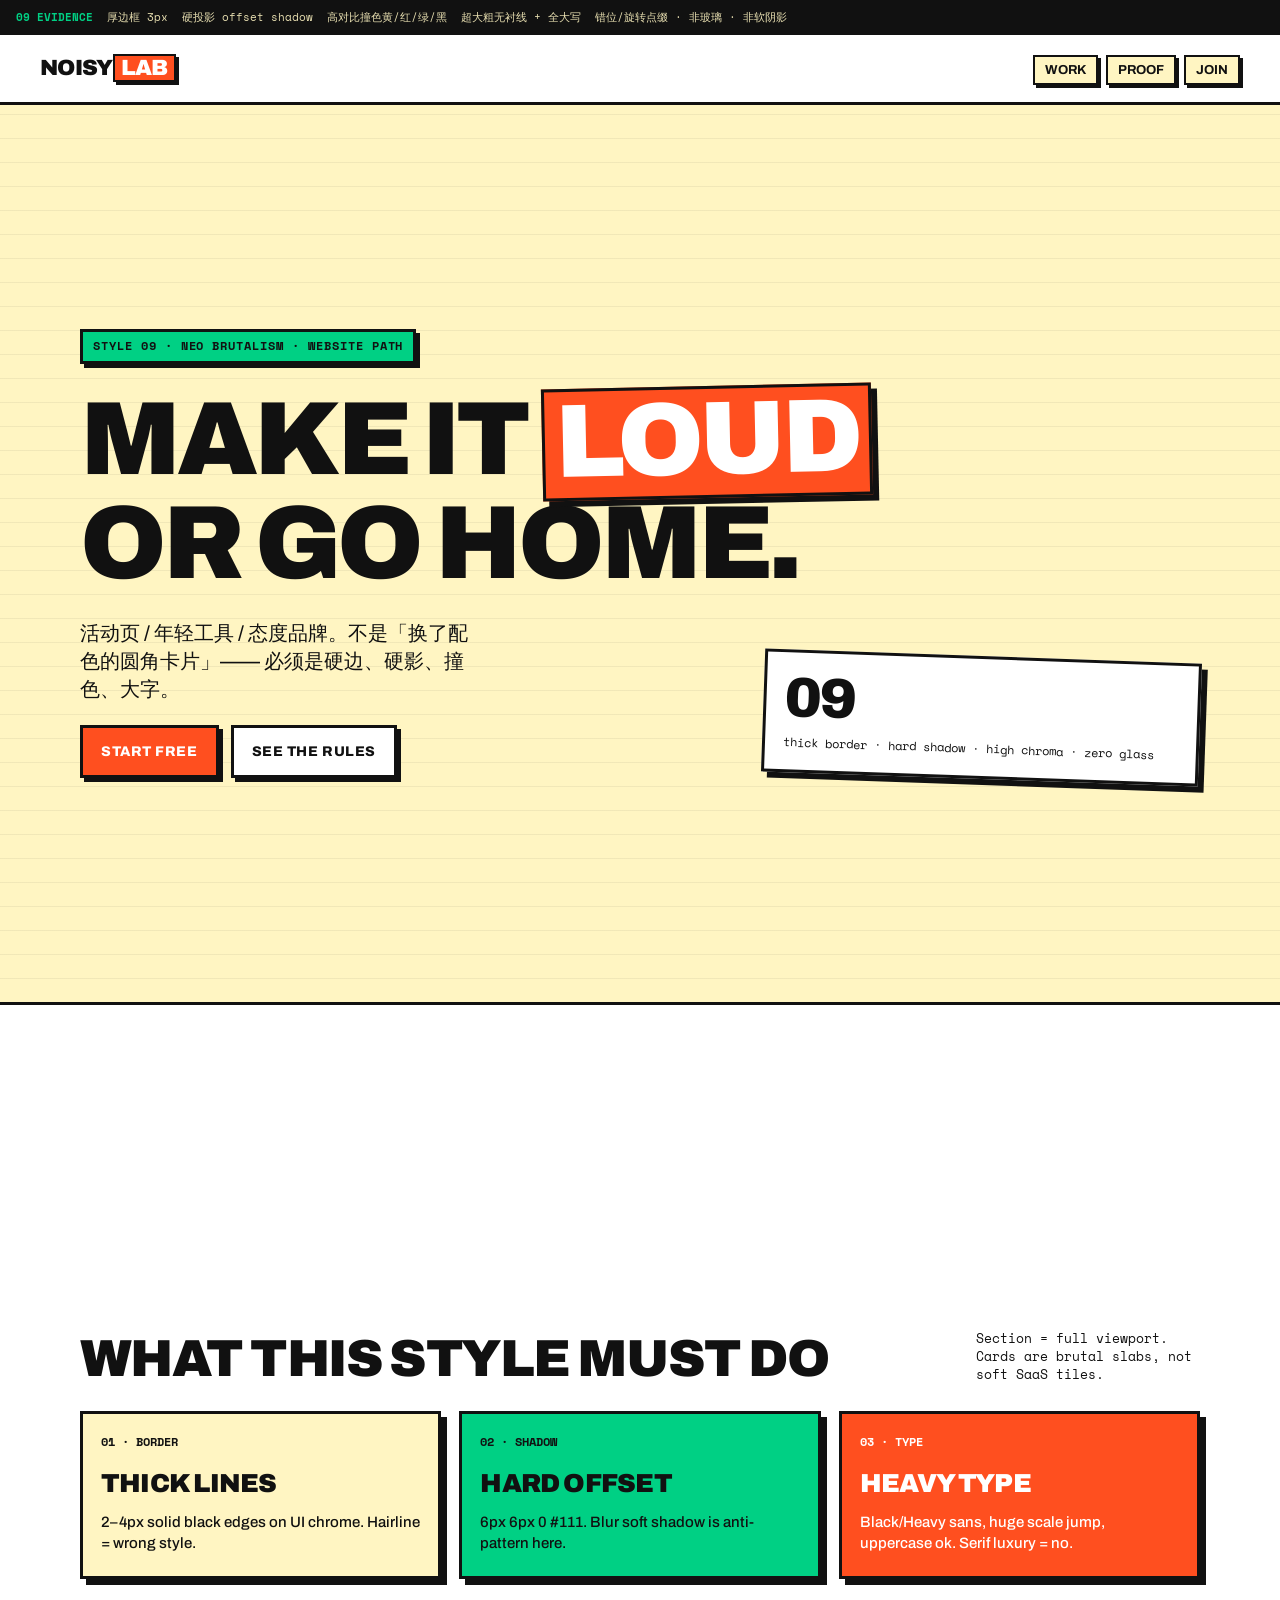
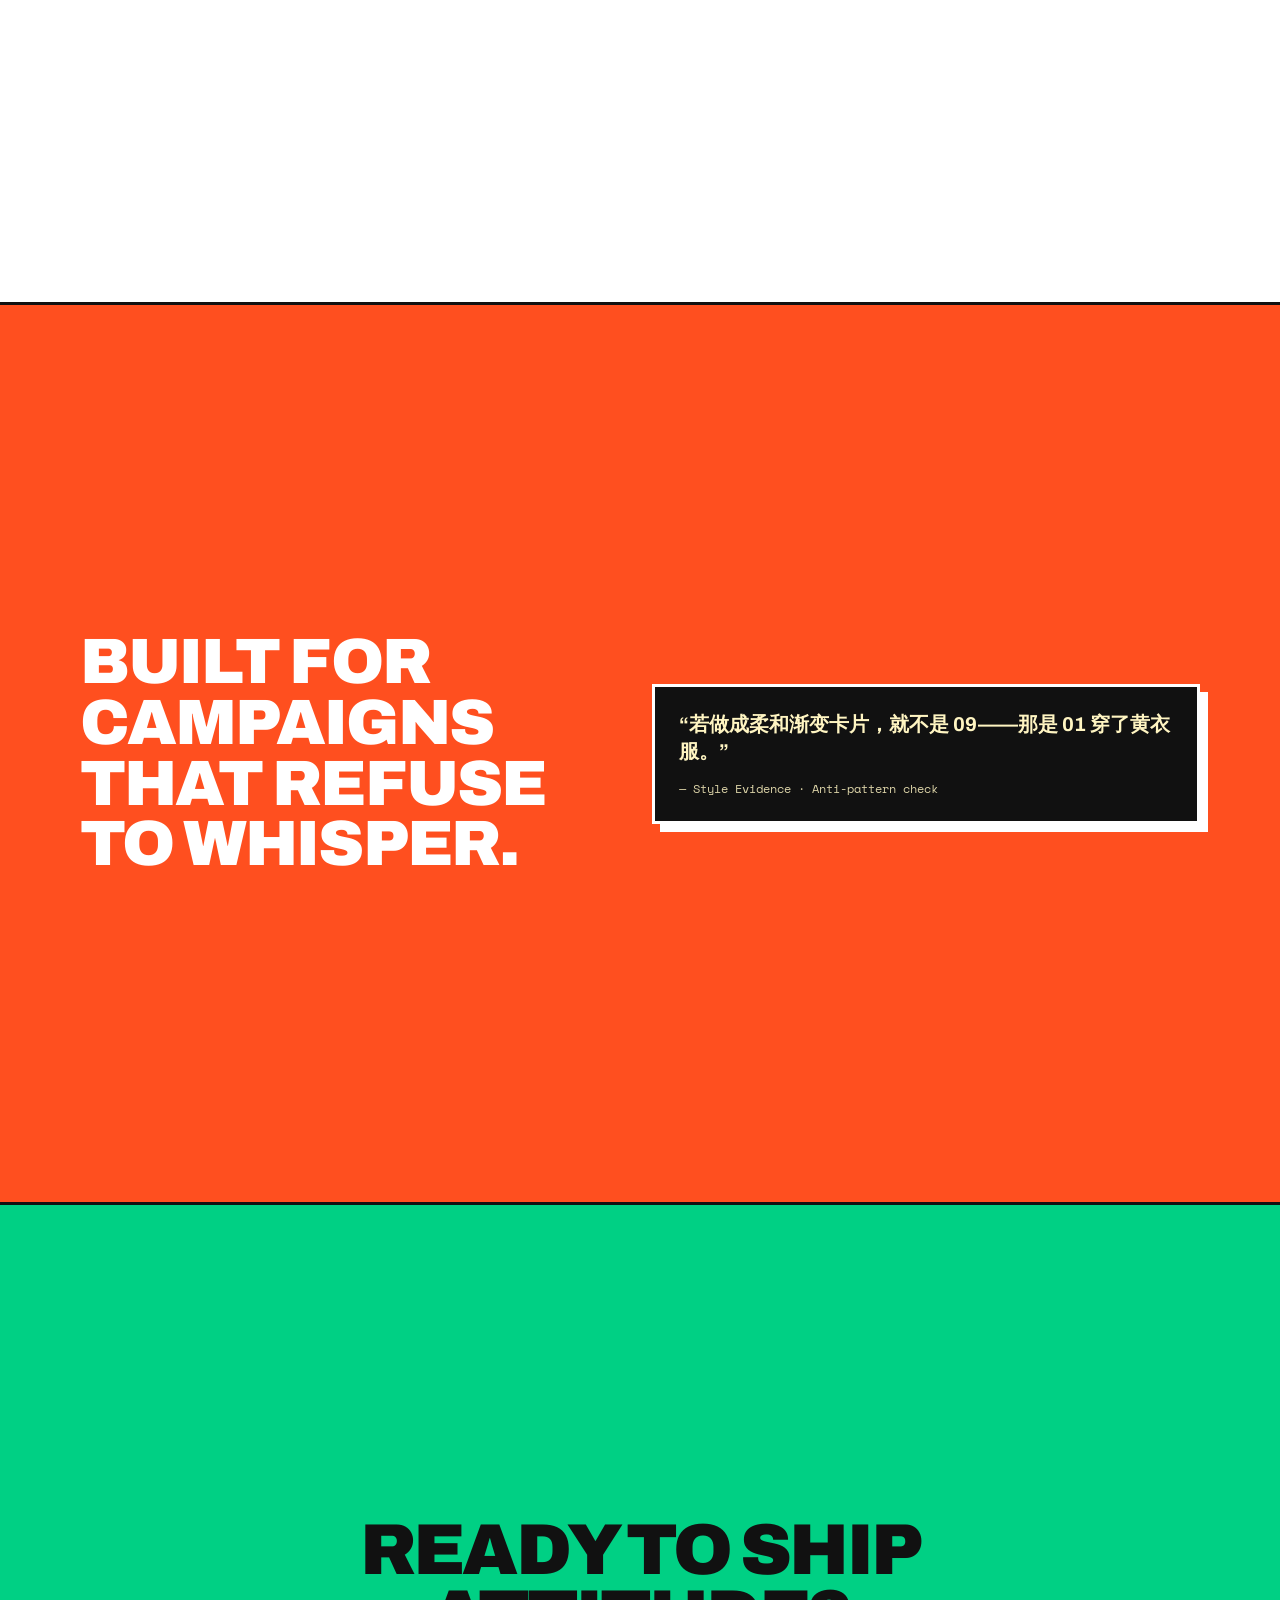
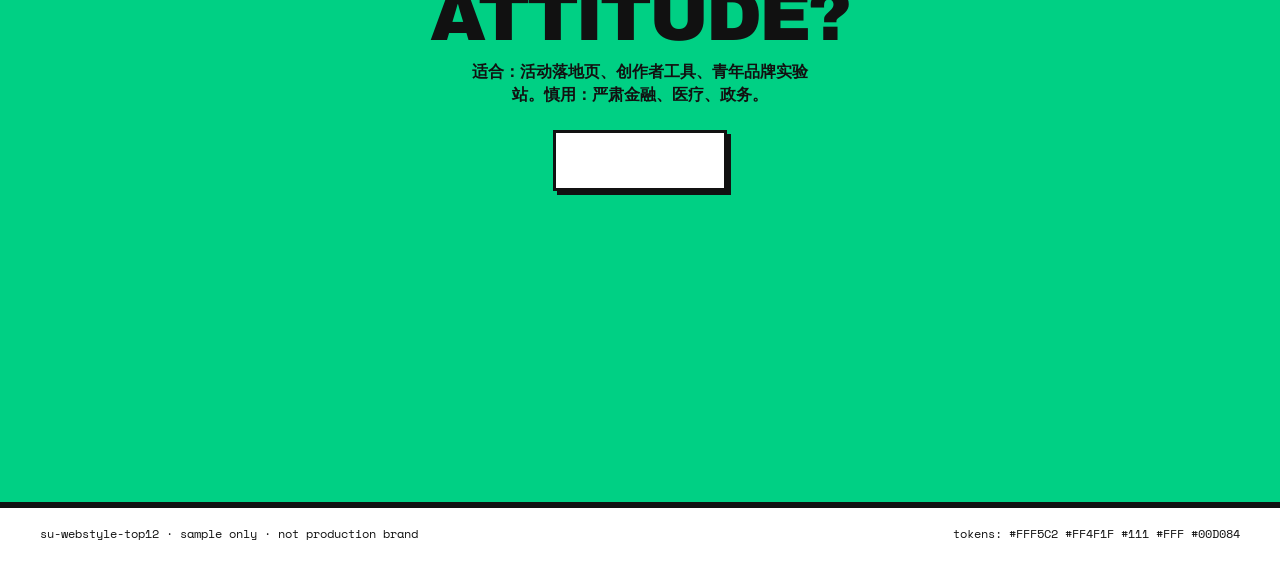
<file: assets/samples/09-neo-brutalism.html>
<!DOCTYPE html>
<html lang="zh-CN">
<head>
<meta charset="UTF-8">
<meta name="viewport" content="width=device-width, initial-scale=1.0">
<title>09 Neo Brutalism · Sample</title>
<link rel="preconnect" href="https://fonts.googleapis.com">
<link rel="preconnect" href="https://fonts.gstatic.com" crossorigin>
<link href="https://fonts.googleapis.com/css2?family=Archivo:wght@500;700;800;900&family=Space+Mono:wght@400;700&display=swap" rel="stylesheet">
<style>
  :root {
    --bg: #FFF5C2;
    --red: #FF4F1F;
    --ink: #111111;
    --white: #FFFFFF;
    --green: #00D084;
    --line: 3px solid var(--ink);
    --shadow: 6px 6px 0 var(--ink);
    --shadow-sm: 4px 4px 0 var(--ink);
    --sans: "Archivo", "Noto Sans SC", system-ui, sans-serif;
    --mono: "Space Mono", ui-monospace, monospace;
  }
  * { box-sizing: border-box; }
  html { scroll-behavior: smooth; }
  body {
    margin: 0;
    font-family: var(--sans);
    background: var(--bg);
    color: var(--ink);
    line-height: 1.4;
  }
  a { color: inherit; }
  button, .btn {
    font-family: inherit;
    cursor: pointer;
    border: var(--line);
    background: var(--red);
    color: var(--white);
    font-weight: 800;
    text-transform: uppercase;
    letter-spacing: .04em;
    box-shadow: var(--shadow-sm);
    transition: transform .08s ease, box-shadow .08s ease;
  }
  button:active, .btn:active {
    transform: translate(3px, 3px);
    box-shadow: 1px 1px 0 var(--ink);
  }
  .btn-white { background: var(--white); color: var(--ink); }
  .btn-green { background: var(--green); color: var(--ink); }

  /* STYLE EVIDENCE BAR */
  .evidence-bar {
    position: sticky; top: 0; z-index: 50;
    display: flex; flex-wrap: wrap; gap: 8px 14px; align-items: center;
    padding: 10px 16px;
    background: var(--ink);
    color: var(--bg);
    font-family: var(--mono);
    font-size: 11px;
  }
  .evidence-bar strong { color: var(--green); }
  .evidence-bar span { opacity: .9; }

  /* NAV */
  .nav {
    display: flex; justify-content: space-between; align-items: center;
    gap: 16px; flex-wrap: wrap;
    padding: 18px clamp(16px, 4vw, 40px);
    border-bottom: var(--line);
    background: var(--white);
  }
  .logo {
    font-weight: 900;
    font-size: 22px;
    letter-spacing: -.03em;
    text-transform: uppercase;
  }
  .logo em {
    font-style: normal;
    background: var(--red);
    color: #fff;
    padding: 0 6px;
    border: 2px solid var(--ink);
    box-shadow: 3px 3px 0 var(--ink);
  }
  .nav-links {
    display: flex; gap: 8px; flex-wrap: wrap; list-style: none; margin: 0; padding: 0;
  }
  .nav-links a {
    text-decoration: none;
    font-size: 13px;
    font-weight: 700;
    text-transform: uppercase;
    border: 2px solid var(--ink);
    padding: 6px 10px;
    background: var(--bg);
    box-shadow: 3px 3px 0 var(--ink);
  }

  /* SECTIONS */
  .section {
    min-height: 100svh;
    display: flex;
    align-items: center;
    padding: clamp(40px, 6vw, 80px) clamp(16px, 4vw, 40px);
    border-bottom: var(--line);
  }
  .inner { width: min(1120px, 100%); margin: 0 auto; }

  /* HERO */
  .hero {
    background:
      repeating-linear-gradient(
        0deg, transparent, transparent 23px,
        rgba(17,17,17,.06) 23px, rgba(17,17,17,.06) 24px
      ),
      var(--bg);
  }
  .kicker {
    display: inline-block;
    font-family: var(--mono);
    font-size: 12px;
    font-weight: 700;
    text-transform: uppercase;
    letter-spacing: .08em;
    background: var(--green);
    border: var(--line);
    padding: 6px 10px;
    box-shadow: var(--shadow-sm);
    margin-bottom: 22px;
  }
  .hero h1 {
    margin: 0;
    font-size: clamp(48px, 9vw, 104px);
    line-height: .9;
    letter-spacing: -.04em;
    text-transform: uppercase;
    font-weight: 900;
    max-width: 12ch;
  }
  .hero h1 .block {
    display: inline-block;
    background: var(--red);
    color: var(--white);
    border: var(--line);
    padding: 4px 10px 8px;
    box-shadow: var(--shadow);
    transform: rotate(-1.2deg);
  }
  .hero-grid {
    display: grid;
    grid-template-columns: 1.2fr .8fr;
    gap: 28px;
    align-items: end;
    margin-top: 28px;
  }
  @media (max-width: 800px) {
    .hero-grid { grid-template-columns: 1fr; }
  }
  .lead {
    margin: 0;
    font-size: clamp(16px, 2vw, 20px);
    font-weight: 500;
    max-width: 36ch;
  }
  .cta-row { display: flex; gap: 12px; flex-wrap: wrap; margin-top: 22px; }
  .cta-row .btn {
    text-decoration: none;
    padding: 14px 18px;
    font-size: 14px;
  }
  .stamp {
    border: var(--line);
    background: var(--white);
    box-shadow: var(--shadow);
    padding: 18px;
    transform: rotate(2deg);
  }
  .stamp .big {
    font-size: 56px;
    font-weight: 900;
    line-height: 1;
    letter-spacing: -.04em;
  }
  .stamp .mono {
    font-family: var(--mono);
    font-size: 12px;
    margin-top: 8px;
  }

  /* FEATURES - brutal cards, not soft bento */
  .features { background: var(--white); }
  .sec-head {
    display: flex; justify-content: space-between; align-items: end;
    gap: 16px; flex-wrap: wrap; margin-bottom: 28px;
  }
  .sec-head h2 {
    margin: 0;
    font-size: clamp(32px, 5vw, 52px);
    line-height: .95;
    letter-spacing: -.03em;
    text-transform: uppercase;
    font-weight: 900;
  }
  .sec-head p {
    margin: 0;
    max-width: 28ch;
    font-family: var(--mono);
    font-size: 13px;
  }
  .cards {
    display: grid;
    grid-template-columns: repeat(3, 1fr);
    gap: 18px;
  }
  @media (max-width: 860px) {
    .cards { grid-template-columns: 1fr; }
  }
  .card {
    border: var(--line);
    background: var(--bg);
    box-shadow: var(--shadow);
    padding: 20px 18px 22px;
  }
  .card:nth-child(2) { background: var(--green); }
  .card:nth-child(3) { background: var(--red); color: var(--white); }
  .card .n {
    font-family: var(--mono);
    font-size: 12px;
    font-weight: 700;
    margin-bottom: 14px;
  }
  .card h3 {
    margin: 0 0 10px;
    font-size: 26px;
    letter-spacing: -.03em;
    text-transform: uppercase;
    font-weight: 900;
  }
  .card p { margin: 0; font-size: 15px; font-weight: 500; }

  /* LOUD PROOF */
  .proof { background: var(--red); color: var(--white); }
  .proof .inner {
    display: grid;
    grid-template-columns: 1fr 1fr;
    gap: 24px;
    align-items: center;
  }
  @media (max-width: 800px) {
    .proof .inner { grid-template-columns: 1fr; }
  }
  .proof h2 {
    margin: 0;
    font-size: clamp(36px, 6vw, 64px);
    line-height: .95;
    text-transform: uppercase;
    font-weight: 900;
    letter-spacing: -.03em;
  }
  .quote-box {
    border: 3px solid var(--white);
    background: var(--ink);
    color: var(--bg);
    padding: 24px;
    box-shadow: 8px 8px 0 var(--white);
    font-size: 20px;
    font-weight: 700;
    line-height: 1.35;
  }
  .quote-box cite {
    display: block;
    margin-top: 16px;
    font-family: var(--mono);
    font-style: normal;
    font-size: 12px;
    font-weight: 400;
    opacity: .85;
  }

  /* CTA */
  .cta {
    background: var(--green);
    text-align: center;
  }
  .cta h2 {
    margin: 0 auto 12px;
    max-width: 14ch;
    font-size: clamp(40px, 7vw, 72px);
    line-height: .92;
    text-transform: uppercase;
    font-weight: 900;
    letter-spacing: -.04em;
  }
  .cta p {
    margin: 0 auto 24px;
    max-width: 40ch;
    font-weight: 600;
  }
  .cta .btn {
    display: inline-block;
    padding: 16px 28px;
    font-size: 16px;
    text-decoration: none;
    background: var(--white);
  }

  footer {
    padding: 18px clamp(16px, 4vw, 40px);
    border-top: var(--line);
    font-family: var(--mono);
    font-size: 12px;
    background: var(--white);
    display: flex;
    justify-content: space-between;
    gap: 12px;
    flex-wrap: wrap;
  }

  /* MOBILE notes */
  @media (max-width: 760px) {
    .section { min-height: 100svh; align-items: stretch; padding-block: 72px; }
    .hero h1 { max-width: none; }
  }
</style>
</head>
<body>
  <div class="evidence-bar">
    <strong>09 EVIDENCE</strong>
    <span>厚边框 3px</span>
    <span>硬投影 offset shadow</span>
    <span>高对比撞色黄/红/绿/黑</span>
    <span>超大粗无衬线 + 全大写</span>
    <span>错位/旋转点缀 · 非玻璃 · 非软阴影</span>
  </div>

  <nav class="nav">
    <div class="logo">NOISY<em>LAB</em></div>
    <ul class="nav-links">
      <li><a href="#work">Work</a></li>
      <li><a href="#proof">Proof</a></li>
      <li><a href="#go">Join</a></li>
    </ul>
  </nav>

  <section class="section hero" id="top">
    <div class="inner">
      <div class="kicker">Style 09 · Neo Brutalism · Website path</div>
      <h1>Make it <span class="block">loud</span> or go home.</h1>
      <div class="hero-grid">
        <div>
          <p class="lead">
            活动页 / 年轻工具 / 态度品牌。不是「换了配色的圆角卡片」——
            必须是硬边、硬影、撞色、大字。
          </p>
          <div class="cta-row">
            <a class="btn" href="#go">Start free</a>
            <a class="btn btn-white" href="#work">See the rules</a>
          </div>
        </div>
        <div class="stamp">
          <div class="big">09</div>
          <div class="mono">thick border · hard shadow · high chroma · zero glass</div>
        </div>
      </div>
    </div>
  </section>

  <section class="section features" id="work">
    <div class="inner">
      <div class="sec-head">
        <h2>What this style must do</h2>
        <p>Section = full viewport. Cards are brutal slabs, not soft SaaS tiles.</p>
      </div>
      <div class="cards">
        <article class="card">
          <div class="n">01 · BORDER</div>
          <h3>Thick lines</h3>
          <p>2–4px solid black edges on UI chrome. Hairline = wrong style.</p>
        </article>
        <article class="card">
          <div class="n">02 · SHADOW</div>
          <h3>Hard offset</h3>
          <p>6px 6px 0 #111. Blur soft shadow is anti-pattern here.</p>
        </article>
        <article class="card">
          <div class="n">03 · TYPE</div>
          <h3>Heavy type</h3>
          <p>Black/Heavy sans, huge scale jump, uppercase ok. Serif luxury = no.</p>
        </article>
      </div>
    </div>
  </section>

  <section class="section proof" id="proof">
    <div class="inner">
      <h2>Built for campaigns that refuse to whisper.</h2>
      <div class="quote-box">
        “若做成柔和渐变卡片，就不是 09——那是 01 穿了黄衣服。”
        <cite>— Style Evidence · Anti-pattern check</cite>
      </div>
    </div>
  </section>

  <section class="section cta" id="go">
    <div class="inner">
      <h2>Ready to ship attitude?</h2>
      <p>适合：活动落地页、创作者工具、青年品牌实验站。慎用：严肃金融、医疗、政务。</p>
      <a class="btn" href="#top">Get the kit</a>
    </div>
  </section>

  <footer>
    <span>su-webstyle-top12 · sample only · not production brand</span>
    <span>tokens: #FFF5C2 #FF4F1F #111 #FFF #00D084</span>
  </footer>
</body>
</html>
</file>
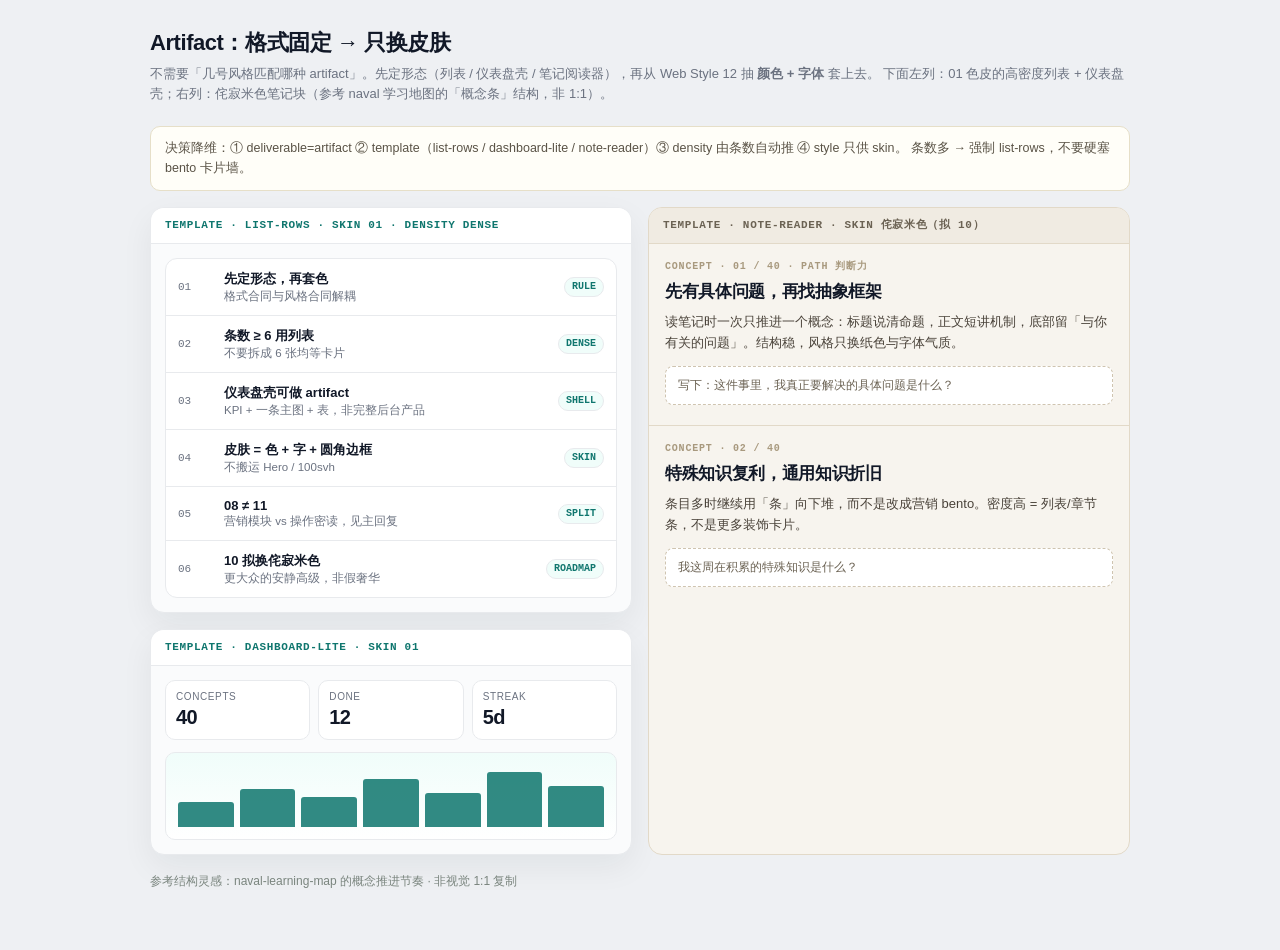
<file: assets/samples/artifact-density-demo.html>
<!DOCTYPE html>
<html lang="zh-CN">
<head>
<meta charset="UTF-8">
<meta name="viewport" content="width=device-width, initial-scale=1.0">
<title>Artifact · 密度与套皮演示</title>
<style>
  :root {
    --bg: #FAFBFC; --surface: #fff; --text: #111827; --muted: #6B7280;
    --accent: #0F766E; --line: #E8EAED; --soft: #F0FDFA;
    --sans: ui-sans-serif, -apple-system, "Segoe UI", "PingFang SC", "Noto Sans SC", sans-serif;
    --mono: ui-monospace, Menlo, monospace;
  }
  * { box-sizing: border-box; }
  body {
    margin: 0; font-family: var(--sans); background: #eef0f3; color: var(--text);
    padding: 28px 16px 60px;
  }
  .wrap { width: min(980px, 100%); margin: 0 auto; }
  h1 { font-size: 22px; letter-spacing: -.02em; margin: 0 0 6px; }
  .sub { color: var(--muted); font-size: 13px; margin: 0 0 22px; line-height: 1.55; }
  .grid { display: grid; grid-template-columns: 1fr 1fr; gap: 16px; }
  @media (max-width: 820px) { .grid { grid-template-columns: 1fr; } }
  .panel {
    background: var(--bg); border: 1px solid var(--line); border-radius: 14px;
    overflow: hidden; box-shadow: 0 12px 32px rgba(24,37,31,.06);
  }
  .ph {
    padding: 12px 14px; border-bottom: 1px solid var(--line);
    font: 600 11px/1 var(--mono); letter-spacing: .06em; text-transform: uppercase;
    color: var(--accent); background: var(--surface);
  }
  .body { padding: 14px; }
  .note {
    margin-bottom: 16px; padding: 12px 14px; background: #fffef8;
    border: 1px solid #e6dfc8; border-radius: 10px; font-size: 12.5px; color: #5a5346; line-height: 1.55;
  }
  /* list density */
  .list { display: flex; flex-direction: column; gap: 0; border: 1px solid var(--line); border-radius: 12px; overflow: hidden; background: var(--surface); }
  .row {
    display: grid; grid-template-columns: 36px 1fr auto; gap: 10px; align-items: center;
    padding: 11px 12px; border-bottom: 1px solid var(--line); font-size: 13px;
  }
  .row:last-child { border-bottom: 0; }
  .row:hover { background: var(--soft); }
  .idx { font-family: var(--mono); font-size: 11px; color: var(--muted); }
  .row b { font-weight: 600; display: block; }
  .row small { color: var(--muted); font-size: 11.5px; }
  .tag {
    font: 600 10px/1 var(--mono); padding: 4px 7px; border-radius: 999px;
    background: var(--soft); color: var(--accent); border: 1px solid var(--line);
  }
  /* dashboard lite */
  .kpis { display: grid; grid-template-columns: repeat(3, 1fr); gap: 8px; margin-bottom: 12px; }
  .kpi {
    background: var(--surface); border: 1px solid var(--line); border-radius: 10px; padding: 10px;
  }
  .kpi .l { font-size: 10px; color: var(--muted); text-transform: uppercase; letter-spacing: .06em; }
  .kpi .v { font-size: 20px; font-weight: 700; letter-spacing: -.03em; margin-top: 4px; }
  .chart {
    height: 88px; border-radius: 10px; border: 1px solid var(--line);
    background: linear-gradient(180deg, var(--soft), var(--surface));
    display: flex; align-items: end; gap: 6px; padding: 12px;
  }
  .chart i {
    display: block; flex: 1; background: var(--accent); border-radius: 3px 3px 0 0; opacity: .85;
  }
  /* note reader inspired by naval map - not 1:1 */
  .reader {
    background: #f7f4ee; border: 1px solid #e2d9c8; border-radius: 14px; overflow: hidden;
  }
  .reader .ph { background: #f0ebe2; color: #6b6253; border-color: #e2d9c8; }
  .reader .body { padding: 0; }
  .concept {
    padding: 18px 16px 20px; border-bottom: 1px solid #e2d9c8;
  }
  .concept:last-child { border-bottom: 0; }
  .concept .meta { font: 600 10px/1 var(--mono); color: #a8997e; letter-spacing: .08em; margin-bottom: 8px; }
  .concept h3 { margin: 0 0 8px; font-size: 17px; letter-spacing: -.02em; }
  .concept p { margin: 0; font-size: 13px; color: #4a433a; line-height: 1.65; }
  .concept .ask {
    margin-top: 12px; padding: 10px 12px; background: #fff; border: 1px dashed #cfc4b0;
    border-radius: 8px; font-size: 12px; color: #6b6253;
  }
  footer { margin-top: 18px; font-size: 12px; color: #7a857e; }
</style>
</head>
<body>
  <div class="wrap">
    <h1>Artifact：格式固定 → 只换皮肤</h1>
    <p class="sub">
      不需要「几号风格匹配哪种 artifact」。先定形态（列表 / 仪表盘壳 / 笔记阅读器），再从 Web Style 12 抽 <strong>颜色 + 字体</strong> 套上去。
      下面左列：01 色皮的高密度列表 + 仪表盘壳；右列：侘寂米色笔记块（参考 naval 学习地图的「概念条」结构，非 1:1）。
    </p>
    <div class="note">
      决策降维：① deliverable=artifact ② template（list-rows / dashboard-lite / note-reader）③ density 由条数自动推 ④ style 只供 skin。
      条数多 → 强制 list-rows，不要硬塞 bento 卡片墙。
    </div>
    <div class="grid">
      <div>
        <div class="panel" style="margin-bottom:16px">
          <div class="ph">template · list-rows · skin 01 · density dense</div>
          <div class="body">
            <div class="list">
              <div class="row"><span class="idx">01</span><div><b>先定形态，再套色</b><small>格式合同与风格合同解耦</small></div><span class="tag">RULE</span></div>
              <div class="row"><span class="idx">02</span><div><b>条数 ≥ 6 用列表</b><small>不要拆成 6 张均等卡片</small></div><span class="tag">DENSE</span></div>
              <div class="row"><span class="idx">03</span><div><b>仪表盘壳可做 artifact</b><small>KPI + 一条主图 + 表，非完整后台产品</small></div><span class="tag">SHELL</span></div>
              <div class="row"><span class="idx">04</span><div><b>皮肤 = 色 + 字 + 圆角边框</b><small>不搬运 Hero / 100svh</small></div><span class="tag">SKIN</span></div>
              <div class="row"><span class="idx">05</span><div><b>08 ≠ 11</b><small>营销模块 vs 操作密读，见主回复</small></div><span class="tag">SPLIT</span></div>
              <div class="row"><span class="idx">06</span><div><b>10 拟换侘寂米色</b><small>更大众的安静高级，非假奢华</small></div><span class="tag">ROADMAP</span></div>
            </div>
          </div>
        </div>
        <div class="panel">
          <div class="ph">template · dashboard-lite · skin 01</div>
          <div class="body">
            <div class="kpis">
              <div class="kpi"><div class="l">Concepts</div><div class="v">40</div></div>
              <div class="kpi"><div class="l">Done</div><div class="v">12</div></div>
              <div class="kpi"><div class="l">Streak</div><div class="v">5d</div></div>
            </div>
            <div class="chart" aria-hidden="true">
              <i style="height:40%"></i><i style="height:62%"></i><i style="height:48%"></i>
              <i style="height:78%"></i><i style="height:55%"></i><i style="height:88%"></i>
              <i style="height:66%"></i>
            </div>
          </div>
        </div>
      </div>
      <div class="reader">
        <div class="ph">template · note-reader · skin 侘寂米色（拟 10）</div>
        <div class="body">
          <article class="concept">
            <div class="meta">CONCEPT · 01 / 40 · PATH 判断力</div>
            <h3>先有具体问题，再找抽象框架</h3>
            <p>读笔记时一次只推进一个概念：标题说清命题，正文短讲机制，底部留「与你有关的问题」。结构稳，风格只换纸色与字体气质。</p>
            <div class="ask">写下：这件事里，我真正要解决的具体问题是什么？</div>
          </article>
          <article class="concept">
            <div class="meta">CONCEPT · 02 / 40</div>
            <h3>特殊知识复利，通用知识折旧</h3>
            <p>条目多时继续用「条」向下堆，而不是改成营销 bento。密度高 = 列表/章节条，不是更多装饰卡片。</p>
            <div class="ask">我这周在积累的特殊知识是什么？</div>
          </article>
        </div>
      </div>
    </div>
    <footer>参考结构灵感：naval-learning-map 的概念推进节奏 · 非视觉 1:1 复制</footer>
  </div>
</body>
</html>
</file>
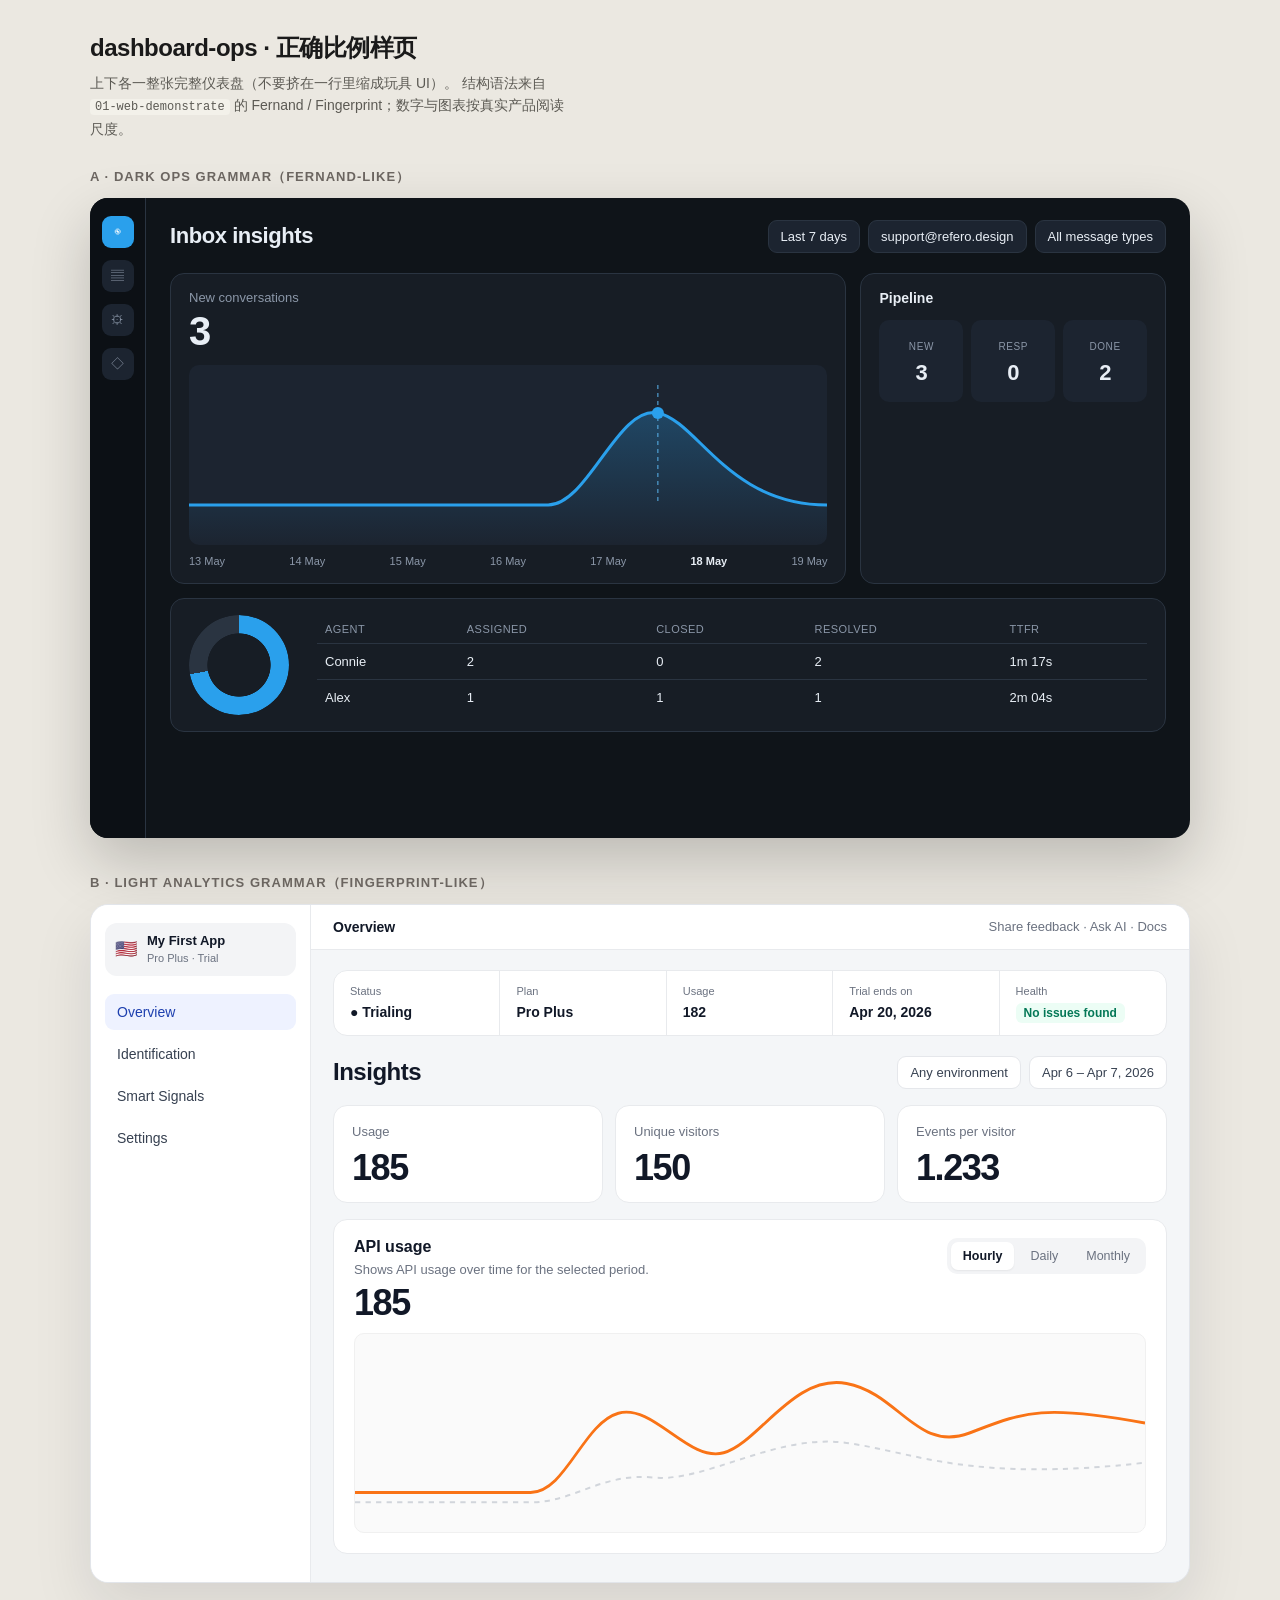
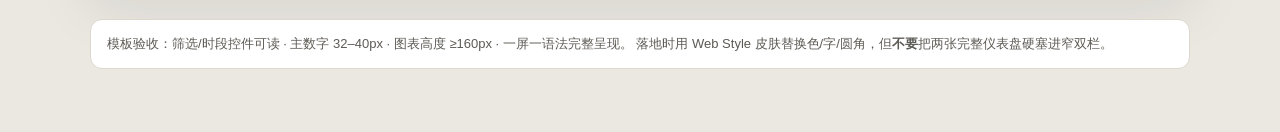
<file: assets/samples/dashboard-ops.html>
<!DOCTYPE html>
<html lang="zh-CN">
<head>
<meta charset="UTF-8">
<meta name="viewport" content="width=device-width, initial-scale=1.0">
<title>dashboard-ops · 运营仪表盘（正确比例）</title>
<style>
  :root {
    --sans: ui-sans-serif, -apple-system, "Segoe UI", "PingFang SC", "Noto Sans SC", sans-serif;
    --mono: ui-monospace, Menlo, Monaco, Consolas, monospace;
  }
  * { box-sizing: border-box; }
  body {
    margin: 0;
    font-family: var(--sans);
    background: #ebe8e1;
    color: #1a1a1a;
    padding: 32px 20px 64px;
  }
  .wrap { width: min(1100px, 100%); margin: 0 auto; }
  h1 { margin: 0 0 8px; font-size: 24px; letter-spacing: -.02em; }
  .sub { margin: 0 0 28px; max-width: 62ch; color: #5c5a54; font-size: 14px; line-height: 1.6; }
  .block { margin-bottom: 36px; }
  .block h2 {
    margin: 0 0 12px;
    font-size: 13px;
    font-weight: 650;
    letter-spacing: .08em;
    text-transform: uppercase;
    color: #6b6560;
  }

  /* ===== DARK OPS — full width, real product scale ===== */
  .dash-dark {
    --bg: #0f1419;
    --panel: #171d25;
    --panel2: #1c2430;
    --line: #2a3441;
    --text: #e8eef5;
    --muted: #8b97a8;
    --accent: #2aa0ec;
    display: grid;
    grid-template-columns: 56px minmax(0, 1fr);
    min-height: 640px;
    border-radius: 18px;
    overflow: hidden;
    background: var(--bg);
    color: var(--text);
    box-shadow: 0 24px 60px rgba(0,0,0,.2);
  }
  .icon-rail {
    background: #0c1015;
    border-right: 1px solid var(--line);
    display: flex;
    flex-direction: column;
    align-items: center;
    gap: 12px;
    padding: 18px 0;
  }
  .icon-rail i {
    width: 32px; height: 32px; border-radius: 9px;
    background: var(--panel2); display: grid; place-items: center;
    font-style: normal; font-size: 13px; color: var(--muted);
  }
  .icon-rail i.on { background: var(--accent); color: #fff; }
  .dark-main { padding: 22px 24px 26px; min-width: 0; }
  .dark-head {
    display: flex; flex-wrap: wrap; align-items: center; justify-content: space-between;
    gap: 14px; margin-bottom: 20px;
  }
  .dark-head h3 { margin: 0; font-size: 22px; font-weight: 600; letter-spacing: -.02em; }
  .filters { display: flex; flex-wrap: wrap; gap: 8px; }
  .filters button {
    border: 1px solid var(--line); background: var(--panel2); color: var(--text);
    border-radius: 9px; padding: 8px 12px; font: 500 13px var(--sans);
  }
  .top-grid {
    display: grid;
    grid-template-columns: minmax(0, 1.55fr) minmax(220px, .7fr);
    gap: 14px;
    margin-bottom: 14px;
  }
  .panel {
    background: var(--panel); border: 1px solid var(--line); border-radius: 14px; padding: 16px 18px;
  }
  .panel .label { font-size: 13px; color: var(--muted); }
  .panel .big { font-size: 40px; font-weight: 650; letter-spacing: -.04em; margin: 6px 0 14px; line-height: 1; }
  .chart { height: 180px; border-radius: 10px; background: var(--panel2); position: relative; overflow: hidden; }
  .chart svg { width: 100%; height: 100%; display: block; }
  .dates {
    display: flex; justify-content: space-between; margin-top: 10px;
    font-size: 11px; color: var(--muted); font-variant-numeric: tabular-nums;
  }
  .dates b { color: var(--text); }
  .pipe h4 { margin: 0 0 14px; font-size: 14px; font-weight: 600; }
  .pipe .cols { display: grid; grid-template-columns: 1fr 1fr 1fr; gap: 8px; text-align: center; }
  .pipe .cols div { background: var(--panel2); border-radius: 10px; padding: 16px 6px; }
  .pipe .cols b { display: block; font-size: 22px; margin-top: 6px; letter-spacing: -.02em; }
  .pipe .cols span { font-size: 10px; color: var(--muted); letter-spacing: .06em; }
  .team {
    display: grid; grid-template-columns: 110px minmax(0, 1fr); gap: 18px; align-items: center;
  }
  .donut {
    width: 100px; height: 100px; border-radius: 50%;
    background: conic-gradient(var(--accent) 0 72%, var(--line) 0);
    -webkit-mask: radial-gradient(circle 32px, transparent 98%, #000 100%);
            mask: radial-gradient(circle 32px, transparent 98%, #000 100%);
  }
  table.dark { width: 100%; border-collapse: collapse; font-size: 13px; }
  table.dark th { text-align: left; color: var(--muted); font-weight: 500; padding: 8px 8px; font-size: 11px; letter-spacing: .04em; }
  table.dark td { padding: 10px 8px; border-top: 1px solid var(--line); }

  /* ===== LIGHT ANALYTICS — full width, real product scale ===== */
  .dash-light {
    display: grid;
    grid-template-columns: 220px minmax(0, 1fr);
    min-height: 640px;
    border-radius: 18px;
    overflow: hidden;
    background: #f4f6f8;
    border: 1px solid #e2e5ea;
    box-shadow: 0 24px 60px rgba(17,24,39,.1);
  }
  .l-rail {
    background: #fff;
    border-right: 1px solid #e8eaed;
    padding: 18px 14px;
    display: flex;
    flex-direction: column;
    gap: 6px;
  }
  .l-rail .app {
    display: flex; gap: 10px; align-items: center;
    padding: 10px; border-radius: 12px; background: #f3f4f6; margin-bottom: 12px;
  }
  .l-rail .app b { font-size: 13px; display: block; color: #111827; }
  .l-rail .app small { color: #6b7280; font-size: 11px; }
  .l-rail a {
    display: block; padding: 10px 12px; border-radius: 9px;
    color: #374151; font-size: 14px; text-decoration: none; font-weight: 500;
  }
  .l-rail a.on { background: #eef2ff; color: #1e40af; }
  .l-main { min-width: 0; display: flex; flex-direction: column; }
  .l-top {
    display: flex; justify-content: space-between; align-items: center;
    padding: 14px 22px; background: #fff; border-bottom: 1px solid #e8eaed;
    font-size: 13px; color: #6b7280;
  }
  .l-top strong { color: #111827; font-size: 14px; }
  .l-body { padding: 20px 22px 28px; flex: 1; }
  .status {
    display: grid; grid-template-columns: repeat(5, minmax(0, 1fr));
    background: #fff; border: 1px solid #e8eaed; border-radius: 14px; overflow: hidden;
    margin-bottom: 20px;
  }
  .status div { padding: 14px 16px; border-right: 1px solid #e8eaed; }
  .status div:last-child { border-right: 0; }
  .status small { display: block; font-size: 11px; color: #6b7280; margin-bottom: 6px; }
  .status b { font-size: 14px; color: #111827; font-weight: 600; }
  .status mark {
    background: #ecfdf5; color: #047857; border-radius: 6px;
    padding: 3px 8px; font-size: 12px; font-weight: 600;
  }
  .l-head {
    display: flex; justify-content: space-between; align-items: center;
    gap: 12px; flex-wrap: wrap; margin-bottom: 16px;
  }
  .l-head h3 { margin: 0; font-size: 24px; letter-spacing: -.02em; color: #111827; font-weight: 650; }
  .l-head .sel {
    border: 1px solid #e5e7eb; background: #fff; border-radius: 9px;
    padding: 8px 12px; font-size: 13px; color: #374151;
  }
  .kpis {
    display: grid; grid-template-columns: repeat(3, minmax(0, 1fr)); gap: 12px; margin-bottom: 16px;
  }
  .kpi {
    background: #fff; border: 1px solid #e8eaed; border-radius: 14px; padding: 16px 18px; min-height: 96px;
  }
  .kpi span { font-size: 13px; color: #6b7280; }
  .kpi strong {
    display: block; margin-top: 10px; font-size: 36px; letter-spacing: -.04em;
    color: #111827; font-weight: 700; line-height: 1;
  }
  .api {
    background: #fff; border: 1px solid #e8eaed; border-radius: 14px; padding: 18px 20px 20px;
  }
  .api header {
    display: flex; justify-content: space-between; gap: 12px; flex-wrap: wrap; margin-bottom: 12px;
  }
  .api h4 { margin: 0 0 6px; font-size: 16px; color: #111827; }
  .api p { margin: 0; font-size: 13px; color: #6b7280; }
  .api .count { font-size: 36px; font-weight: 700; letter-spacing: -.04em; color: #111827; margin-top: 8px; line-height: 1; }
  .tabs { display: flex; gap: 4px; background: #f3f4f6; padding: 4px; border-radius: 10px; height: fit-content; }
  .tabs span {
    border-radius: 7px; padding: 7px 12px; font-size: 12.5px; color: #6b7280;
  }
  .tabs span.on { background: #fff; color: #111827; font-weight: 600; box-shadow: 0 1px 2px rgba(0,0,0,.06); }
  .spark {
    height: 200px; border-radius: 10px; background: #fafafa; border: 1px solid #f0f0f0; overflow: hidden;
  }
  .spark svg { width: 100%; height: 100%; display: block; }

  .note {
    margin-top: 8px;
    padding: 14px 16px;
    background: #fff;
    border: 1px solid #ddd8ce;
    border-radius: 12px;
    font-size: 13px;
    color: #5c5a54;
    line-height: 1.55;
  }
  code { font-family: var(--mono); font-size: 12px; background: #f3f1ea; padding: 1px 5px; border-radius: 4px; }

  @media (max-width: 820px) {
    .dash-dark, .dash-light { grid-template-columns: 1fr; min-height: 0; }
    .icon-rail, .l-rail { display: none; }
    .top-grid, .kpis, .status { grid-template-columns: 1fr; }
    .status div { border-right: 0; border-bottom: 1px solid #e8eaed; }
    .team { grid-template-columns: 1fr; }
    .panel .big, .kpi strong, .api .count { font-size: 32px; }
    .chart, .spark { height: 160px; }
  }
</style>
</head>
<body>
  <div class="wrap">
    <h1>dashboard-ops · 正确比例样页</h1>
    <p class="sub">
      上下各一整张完整仪表盘（不要挤在一行里缩成玩具 UI）。
      结构语法来自 <code>01-web-demonstrate</code> 的 Fernand / Fingerprint；数字与图表按真实产品阅读尺度。
    </p>

    <div class="block">
      <h2>A · Dark ops grammar（Fernand-like）</h2>
      <div class="dash-dark">
        <div class="icon-rail" aria-hidden="true">
          <i class="on">◉</i><i>▤</i><i>⚙</i><i>◇</i>
        </div>
        <div class="dark-main">
          <div class="dark-head">
            <h3>Inbox insights</h3>
            <div class="filters">
              <button type="button">Last 7 days</button>
              <button type="button">support@refero.design</button>
              <button type="button">All message types</button>
            </div>
          </div>
          <div class="top-grid">
            <article class="panel">
              <div class="label">New conversations</div>
              <div class="big">3</div>
              <div class="chart">
                <svg viewBox="0 0 640 180" preserveAspectRatio="none" aria-hidden="true">
                  <defs>
                    <linearGradient id="g" x1="0" x2="0" y1="0" y2="1">
                      <stop stop-color="#2aa0ec" stop-opacity=".28"/>
                      <stop offset="1" stop-color="#2aa0ec" stop-opacity="0"/>
                    </linearGradient>
                  </defs>
                  <path d="M0 140 L360 140 C400 140 430 40 470 48 S540 140 640 140 L640 180 L0 180Z" fill="url(#g)"/>
                  <path d="M0 140 L360 140 C400 140 430 40 470 48 S540 140 640 140" fill="none" stroke="#2aa0ec" stroke-width="3"/>
                  <line x1="470" x2="470" y1="20" y2="140" stroke="#5bb6f0" stroke-dasharray="4 4"/>
                  <circle cx="470" cy="48" r="6" fill="#2aa0ec"/>
                </svg>
              </div>
              <div class="dates"><span>13 May</span><span>14 May</span><span>15 May</span><span>16 May</span><span>17 May</span><b>18 May</b><span>19 May</span></div>
            </article>
            <article class="panel pipe">
              <h4>Pipeline</h4>
              <div class="cols">
                <div><span>NEW</span><b>3</b></div>
                <div><span>RESP</span><b>0</b></div>
                <div><span>DONE</span><b>2</b></div>
              </div>
            </article>
          </div>
          <article class="panel team">
            <div class="donut" aria-hidden="true"></div>
            <table class="dark">
              <thead>
                <tr><th>AGENT</th><th>ASSIGNED</th><th>CLOSED</th><th>RESOLVED</th><th>TTFR</th></tr>
              </thead>
              <tbody>
                <tr><td>Connie</td><td>2</td><td>0</td><td>2</td><td>1m 17s</td></tr>
                <tr><td>Alex</td><td>1</td><td>1</td><td>1</td><td>2m 04s</td></tr>
              </tbody>
            </table>
          </article>
        </div>
      </div>
    </div>

    <div class="block">
      <h2>B · Light analytics grammar（Fingerprint-like）</h2>
      <div class="dash-light">
        <aside class="l-rail">
          <div class="app">
            <div style="font-size:18px">🇺🇸</div>
            <div><b>My First App</b><small>Pro Plus · Trial</small></div>
          </div>
          <a class="on" href="#">Overview</a>
          <a href="#">Identification</a>
          <a href="#">Smart Signals</a>
          <a href="#">Settings</a>
        </aside>
        <div class="l-main">
          <div class="l-top">
            <span><strong>Overview</strong></span>
            <span>Share feedback · Ask AI · Docs</span>
          </div>
          <div class="l-body">
            <section class="status">
              <div><small>Status</small><b>● Trialing</b></div>
              <div><small>Plan</small><b>Pro Plus</b></div>
              <div><small>Usage</small><b>182</b></div>
              <div><small>Trial ends on</small><b>Apr 20, 2026</b></div>
              <div><small>Health</small><mark>No issues found</mark></div>
            </section>
            <div class="l-head">
              <h3>Insights</h3>
              <div style="display:flex;gap:8px;flex-wrap:wrap">
                <span class="sel">Any environment</span>
                <span class="sel">Apr 6 – Apr 7, 2026</span>
              </div>
            </div>
            <div class="kpis">
              <div class="kpi"><span>Usage</span><strong>185</strong></div>
              <div class="kpi"><span>Unique visitors</span><strong>150</strong></div>
              <div class="kpi"><span>Events per visitor</span><strong>1.233</strong></div>
            </div>
            <section class="api">
              <header>
                <div>
                  <h4>API usage</h4>
                  <p>Shows API usage over time for the selected period.</p>
                  <div class="count">185</div>
                </div>
                <div class="tabs" aria-hidden="true">
                  <span class="on">Hourly</span>
                  <span>Daily</span>
                  <span>Monthly</span>
                </div>
              </header>
              <div class="spark">
                <svg viewBox="0 0 900 200" preserveAspectRatio="none" aria-hidden="true">
                  <path d="M0 160 L200 160 C240 160 260 90 300 80 S380 130 420 120 S500 40 560 50 S640 120 700 100 S780 70 900 90" fill="none" stroke="#f97316" stroke-width="3"/>
                  <path d="M0 170 L200 170 C250 170 280 140 340 145 S480 100 560 110 S700 150 900 130" fill="none" stroke="#d1d5db" stroke-width="2" stroke-dasharray="6 6"/>
                </svg>
              </div>
            </section>
          </div>
        </div>
      </div>
    </div>

    <div class="note">
      模板验收：筛选/时段控件可读 · 主数字 32–40px · 图表高度 ≥160px · 一屏一语法完整呈现。
      落地时用 Web Style 皮肤替换色/字/圆角，但<strong>不要</strong>把两张完整仪表盘硬塞进窄双栏。
    </div>
  </div>
</body>
</html>
</file>
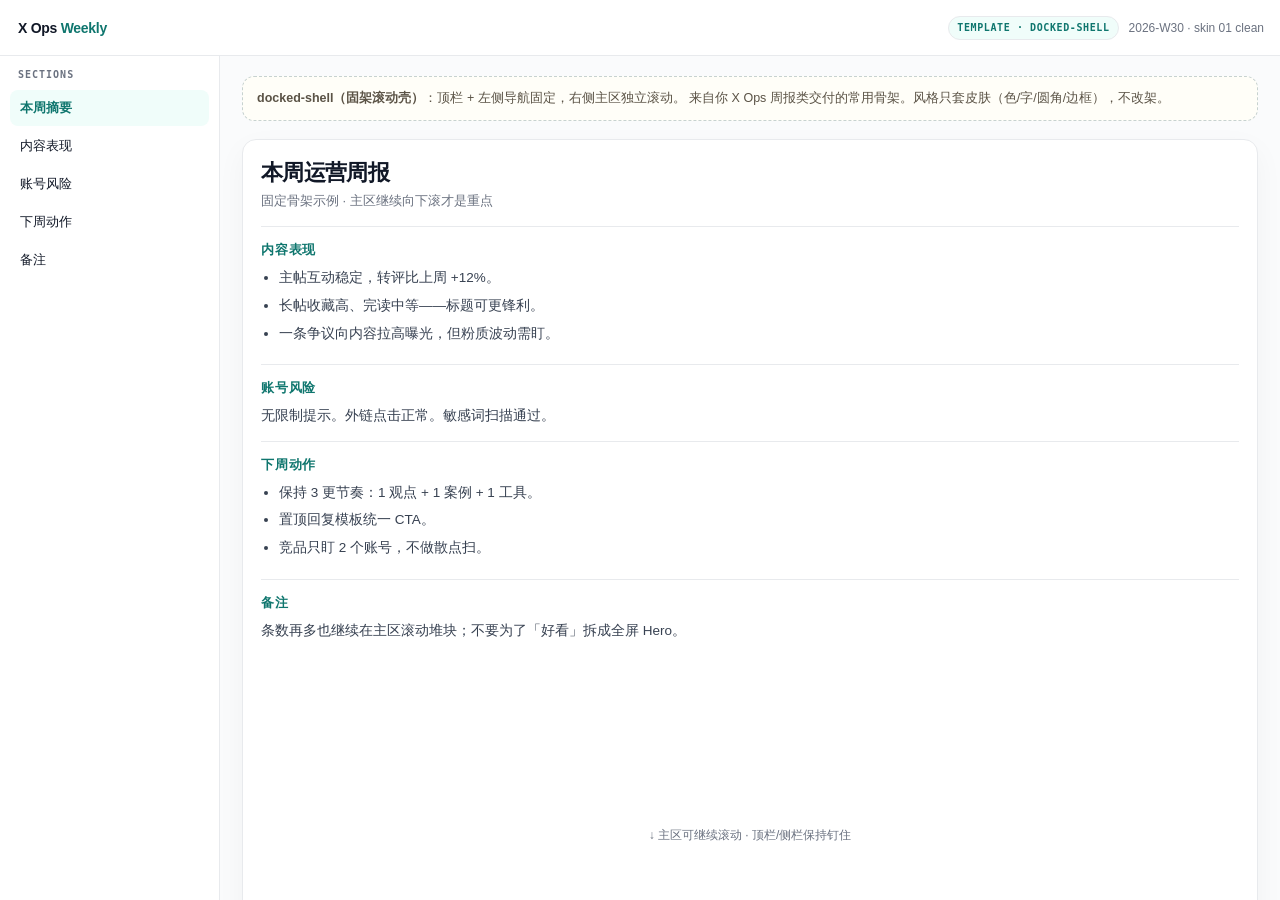
<file: assets/samples/docked-shell.html>
<!DOCTYPE html>
<html lang="zh-CN">
<head>
<meta charset="UTF-8">
<meta name="viewport" content="width=device-width, initial-scale=1.0">
<title>Artifact template · docked-shell</title>
<style>
  :root {
    --bg: #FAFBFC;
    --surface: #FFFFFF;
    --text: #111827;
    --muted: #6B7280;
    --accent: #0F766E;
    --line: #E8EAED;
    --rail: #FFFFFF;
    --sans: ui-sans-serif, -apple-system, "Segoe UI", "PingFang SC", "Noto Sans SC", sans-serif;
    --mono: ui-monospace, Menlo, Monaco, Consolas, monospace;
  }
  * { box-sizing: border-box; }
  html, body { height: 100%; margin: 0; }
  body {
    font-family: var(--sans);
    color: var(--text);
    background: var(--bg);
    overflow: hidden;
  }

  /* docked-shell: fixed top + fixed left, scroll main */
  .shell {
    display: grid;
    grid-template-columns: 220px 1fr;
    grid-template-rows: 56px 1fr;
    height: 100svh;
  }
  .top {
    grid-column: 1 / -1;
    display: flex;
    align-items: center;
    justify-content: space-between;
    gap: 12px;
    padding: 0 16px 0 18px;
    background: var(--surface);
    border-bottom: 1px solid var(--line);
    z-index: 2;
  }
  .brand {
    font-weight: 700;
    letter-spacing: -.02em;
    font-size: 14px;
  }
  .brand span { color: var(--accent); }
  .top-meta {
    display: flex; align-items: center; gap: 10px;
    font-size: 12px; color: var(--muted);
  }
  .pill {
    font: 600 10px/1 var(--mono);
    letter-spacing: .06em;
    text-transform: uppercase;
    padding: 6px 8px;
    border-radius: 999px;
    border: 1px solid var(--line);
    background: #F0FDFA;
    color: var(--accent);
  }
  .rail {
    border-right: 1px solid var(--line);
    background: var(--rail);
    padding: 14px 10px;
    overflow: auto;
  }
  .rail h2 {
    margin: 0 8px 10px;
    font: 600 10px/1 var(--mono);
    letter-spacing: .1em;
    text-transform: uppercase;
    color: var(--muted);
  }
  .rail a {
    display: block;
    text-decoration: none;
    color: var(--text);
    font-size: 13px;
    padding: 9px 10px;
    border-radius: 8px;
    margin-bottom: 2px;
  }
  .rail a:hover { background: #F3F4F6; }
  .rail a.active {
    background: #F0FDFA;
    color: var(--accent);
    font-weight: 600;
  }
  .main {
    overflow: auto;
    padding: 20px 22px 48px;
  }
  .banner {
    border: 1px dashed #c7d2d0;
    background: #fffef8;
    color: #5b5346;
    border-radius: 12px;
    padding: 12px 14px;
    font-size: 12.5px;
    line-height: 1.55;
    margin-bottom: 18px;
  }
  .week {
    background: var(--surface);
    border: 1px solid var(--line);
    border-radius: 14px;
    padding: 18px 18px 8px;
    box-shadow: 0 10px 30px rgba(17,24,39,.04);
  }
  .week h1 {
    margin: 0 0 4px;
    font-size: 22px;
    letter-spacing: -.03em;
  }
  .week .sub { margin: 0 0 16px; color: var(--muted); font-size: 13px; }
  .block {
    border-top: 1px solid var(--line);
    padding: 14px 0;
  }
  .block h3 {
    margin: 0 0 8px;
    font-size: 13px;
    text-transform: uppercase;
    letter-spacing: .06em;
    color: var(--accent);
  }
  .block p, .block li {
    margin: 0;
    font-size: 13.5px;
    line-height: 1.6;
    color: #374151;
  }
  .block ul { margin: 0; padding-left: 18px; }
  .block li { margin-bottom: 6px; }
  .spacer { height: 40vh; display: grid; place-items: center; color: var(--muted); font-size: 12px; }

  @media (max-width: 720px) {
    .shell { grid-template-columns: 1fr; grid-template-rows: 56px auto 1fr; }
    .rail {
      border-right: 0;
      border-bottom: 1px solid var(--line);
      display: flex;
      gap: 6px;
      overflow-x: auto;
      padding: 10px;
    }
    .rail h2 { display: none; }
    .rail a { white-space: nowrap; margin: 0; }
  }
</style>
</head>
<body>
  <div class="shell">
    <header class="top">
      <div class="brand">X Ops <span>Weekly</span></div>
      <div class="top-meta">
        <span class="pill">template · docked-shell</span>
        <span>2026-W30 · skin 01 clean</span>
      </div>
    </header>
    <aside class="rail">
      <h2>Sections</h2>
      <a class="active" href="#s1">本周摘要</a>
      <a href="#s2">内容表现</a>
      <a href="#s3">账号风险</a>
      <a href="#s4">下周动作</a>
      <a href="#s5">备注</a>
    </aside>
    <main class="main">
      <div class="banner">
        <strong>docked-shell（固架滚动壳）</strong>：顶栏 + 左侧导航固定，右侧主区独立滚动。
        来自你 X Ops 周报类交付的常用骨架。风格只套皮肤（色/字/圆角/边框），不改架。
      </div>
      <article class="week">
        <h1 id="s1">本周运营周报</h1>
        <p class="sub">固定骨架示例 · 主区继续向下滚才是重点</p>
        <div class="block" id="s2">
          <h3>内容表现</h3>
          <ul>
            <li>主帖互动稳定，转评比上周 +12%。</li>
            <li>长帖收藏高、完读中等——标题可更锋利。</li>
            <li>一条争议向内容拉高曝光，但粉质波动需盯。</li>
          </ul>
        </div>
        <div class="block" id="s3">
          <h3>账号风险</h3>
          <p>无限制提示。外链点击正常。敏感词扫描通过。</p>
        </div>
        <div class="block" id="s4">
          <h3>下周动作</h3>
          <ul>
            <li>保持 3 更节奏：1 观点 + 1 案例 + 1 工具。</li>
            <li>置顶回复模板统一 CTA。</li>
            <li>竞品只盯 2 个账号，不做散点扫。</li>
          </ul>
        </div>
        <div class="block" id="s5">
          <h3>备注</h3>
          <p>条数再多也继续在主区滚动堆块；不要为了「好看」拆成全屏 Hero。</p>
        </div>
        <div class="spacer">↓ 主区可继续滚动 · 顶栏/侧栏保持钉住</div>
        <div class="block">
          <h3>Extra scroll fodder</h3>
          <p>演示用占位。真实周报内容会更长，docked-shell 的价值就是 chrome 稳定、正文随便长。</p>
        </div>
      </article>
    </main>
  </div>
</body>
</html>
</file>
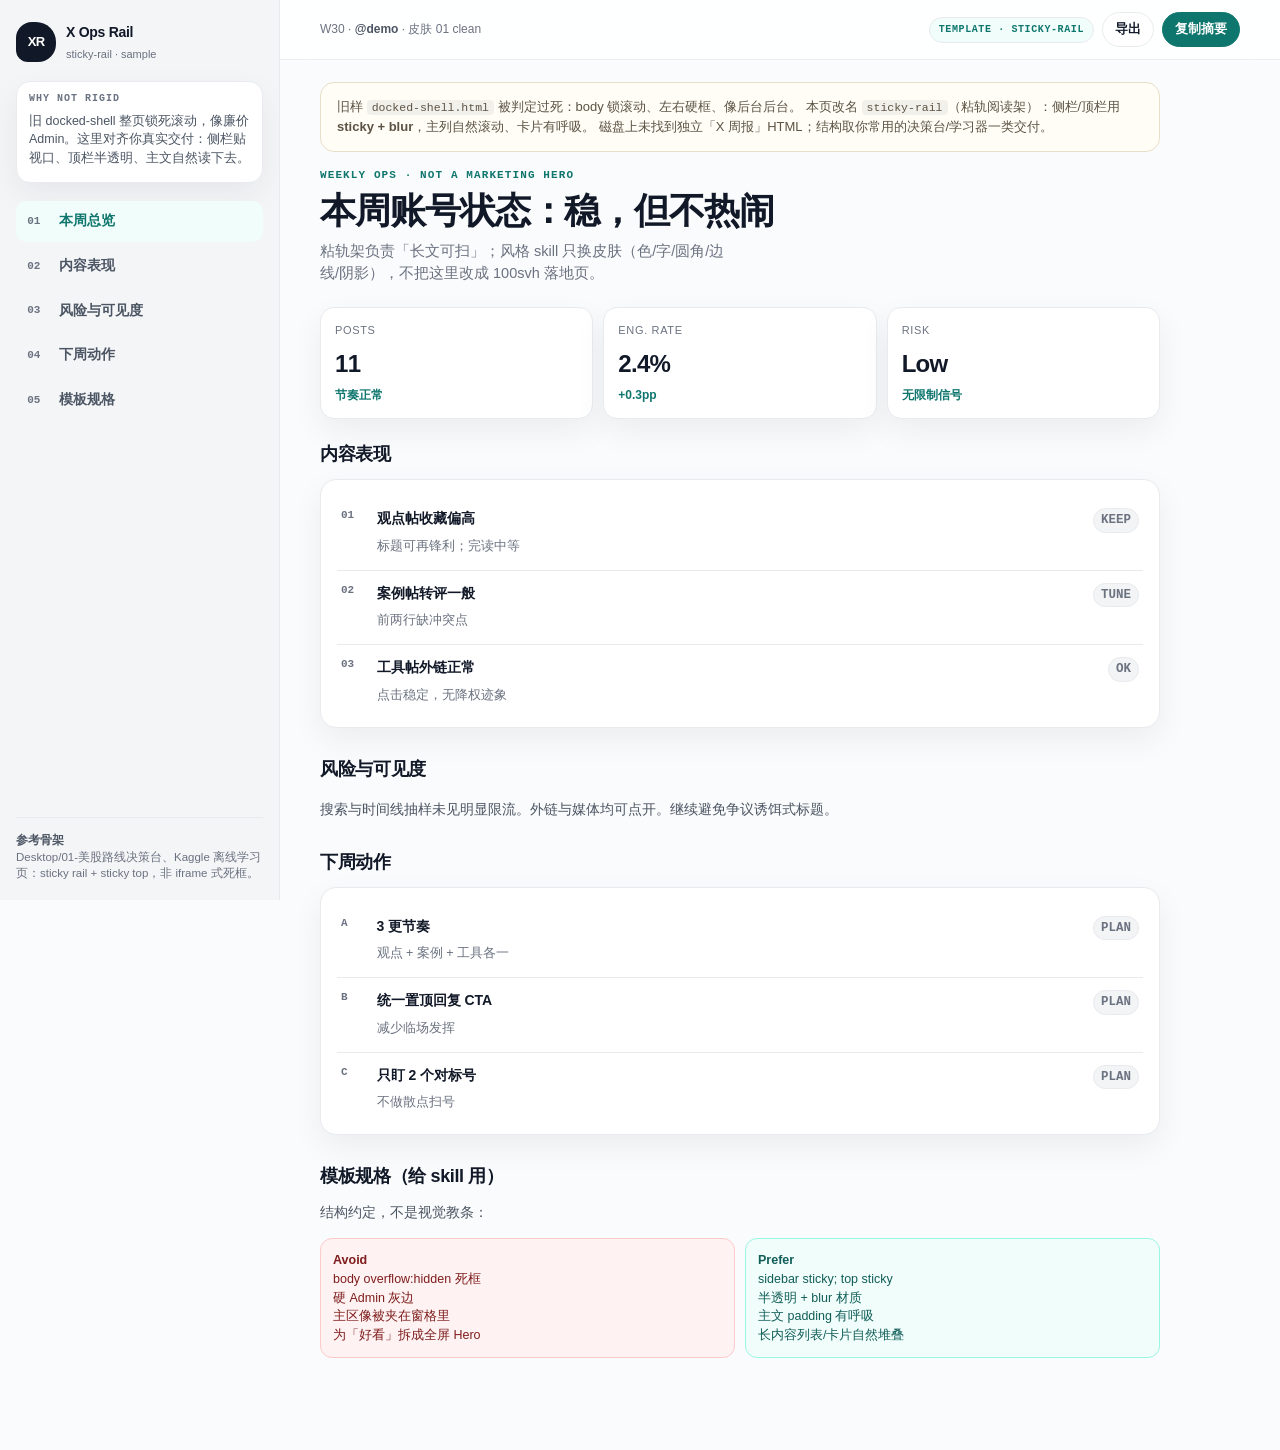
<file: assets/samples/sticky-rail.html>
<!DOCTYPE html>
<html lang="zh-CN" data-theme="light">
<head>
<meta charset="UTF-8">
<meta name="viewport" content="width=device-width, initial-scale=1.0">
<title>sticky-rail · 粘轨阅读架（修订样）</title>
<style>
  :root {
    --bg: #FAFBFC;
    --surface: #FFFFFF;
    --surface-soft: #F3F4F6;
    --text: #111827;
    --muted: #6B7280;
    --soft: #4B5563;
    --accent: #0F766E;
    --accent-soft: #F0FDFA;
    --line: #E8EAED;
    --sidebar: 17.5rem;
    --radius: 14px;
    --shadow: 0 12px 32px rgba(17, 24, 39, .06);
    --sans: ui-sans-serif, -apple-system, "Segoe UI", "PingFang SC", "Noto Sans SC", sans-serif;
    --mono: ui-monospace, Menlo, Monaco, Consolas, monospace;
    --ease: cubic-bezier(.2, .7, .2, 1);
  }
  * { box-sizing: border-box; }
  html { scroll-behavior: smooth; }
  body {
    margin: 0;
    font-family: var(--sans);
    background: var(--bg);
    color: var(--text);
    line-height: 1.55;
  }
  a { color: inherit; text-decoration: none; }

  /* 参考：01-美股路线决策台 / 学习地图类阅读器
     不是整页 overflow:hidden 的死 Admin 框
     左栏 sticky 贴视口；顶栏在主列 sticky；页面/主列自然滚动 */
  .app-shell {
    display: grid;
    grid-template-columns: var(--sidebar) minmax(0, 1fr);
    min-height: 100svh;
  }

  .sidebar {
    position: sticky;
    top: 0;
    z-index: 20;
    display: flex;
    flex-direction: column;
    gap: 18px;
    height: 100svh;
    padding: 22px 16px 18px;
    overflow-y: auto;
    background: color-mix(in srgb, var(--surface-soft) 88%, transparent);
    border-right: 1px solid var(--line);
    backdrop-filter: blur(14px);
  }

  .brand {
    display: grid;
    grid-template-columns: 2.5rem 1fr;
    gap: 10px;
    align-items: center;
  }
  .mark {
    display: grid;
    place-items: center;
    width: 2.5rem;
    height: 2.5rem;
    border-radius: 40% 50% 45% 30%;
    background: var(--text);
    color: #fff;
    font-weight: 800;
    letter-spacing: -.06em;
    font-size: 13px;
  }
  .brand strong { display: block; font-size: 14px; letter-spacing: -.02em; }
  .brand small { display: block; margin-top: 2px; color: var(--muted); font-size: 11px; }

  .side-card {
    padding: 12px 12px 14px;
    border-radius: var(--radius);
    background: var(--surface);
    border: 1px solid var(--line);
    box-shadow: var(--shadow);
  }
  .side-card .k {
    font: 600 10px/1 var(--mono);
    letter-spacing: .1em;
    text-transform: uppercase;
    color: var(--muted);
    margin-bottom: 8px;
  }
  .side-card p { margin: 0; font-size: 12.5px; color: var(--soft); line-height: 1.5; }

  .side-nav { display: grid; gap: 4px; }
  .side-nav a {
    display: flex;
    align-items: center;
    gap: 10px;
    min-height: 2.55rem;
    padding: .5rem .7rem;
    border-radius: 10px;
    color: var(--soft);
    font-size: 13.5px;
    font-weight: 600;
    transition: background .15s var(--ease), color .15s var(--ease), transform .15s var(--ease);
  }
  .side-nav a:hover {
    background: var(--surface);
    color: var(--text);
    transform: translateX(2px);
  }
  .side-nav a.active {
    background: var(--accent-soft);
    color: var(--accent);
  }
  .nav-num {
    width: 1.35rem;
    font: 600 11px/1 var(--mono);
    color: var(--muted);
    font-variant-numeric: tabular-nums;
  }

  .side-foot {
    margin-top: auto;
    padding-top: 14px;
    border-top: 1px solid var(--line);
    font-size: 11.5px;
    color: var(--muted);
    line-height: 1.45;
  }
  .side-foot strong { color: var(--soft); }

  main { min-width: 0; }

  .topbar {
    position: sticky;
    top: 0;
    z-index: 15;
    display: flex;
    align-items: center;
    justify-content: space-between;
    gap: 12px;
    min-height: 3.75rem;
    padding: .65rem clamp(1rem, 3.5vw, 2.5rem);
    background: color-mix(in srgb, var(--surface) 82%, transparent);
    border-bottom: 1px solid color-mix(in srgb, var(--line) 80%, transparent);
    backdrop-filter: blur(16px);
  }
  .topbar .meta {
    font-size: 12px;
    color: var(--muted);
  }
  .topbar .meta strong { color: var(--soft); }
  .pill {
    font: 600 10px/1 var(--mono);
    letter-spacing: .06em;
    text-transform: uppercase;
    padding: 7px 9px;
    border-radius: 999px;
    border: 1px solid var(--line);
    background: var(--accent-soft);
    color: var(--accent);
  }
  .btn {
    appearance: none;
    border: 1px solid var(--line);
    background: var(--surface);
    color: var(--text);
    border-radius: 999px;
    padding: 8px 12px;
    font: 600 12.5px var(--sans);
    cursor: pointer;
  }
  .btn.primary {
    background: var(--accent);
    border-color: var(--accent);
    color: #fff;
  }

  .content {
    padding: 22px clamp(1rem, 3.5vw, 2.5rem) 64px;
    max-width: 920px;
  }

  .callout {
    margin-bottom: 18px;
    padding: 14px 16px;
    border-radius: 14px;
    border: 1px solid #e8dfc8;
    background: #fffdf6;
    color: #5c5344;
    font-size: 13px;
    line-height: 1.55;
  }
  .callout code {
    font-family: var(--mono);
    font-size: 11.5px;
    background: rgba(0,0,0,.05);
    padding: 1px 5px;
    border-radius: 4px;
  }

  .hero-block {
    margin-bottom: 22px;
  }
  .hero-block .eyebrow {
    font: 600 11px/1 var(--mono);
    letter-spacing: .1em;
    text-transform: uppercase;
    color: var(--accent);
    margin-bottom: 10px;
  }
  .hero-block h1 {
    margin: 0 0 8px;
    font-size: clamp(26px, 4vw, 36px);
    letter-spacing: -.03em;
    line-height: 1.12;
  }
  .hero-block p {
    margin: 0;
    color: var(--muted);
    font-size: 14.5px;
    max-width: 52ch;
  }

  .kpis {
    display: grid;
    grid-template-columns: repeat(3, 1fr);
    gap: 10px;
    margin-bottom: 22px;
  }
  .kpi {
    background: var(--surface);
    border: 1px solid var(--line);
    border-radius: 14px;
    padding: 14px;
    box-shadow: var(--shadow);
  }
  .kpi .l { font-size: 11px; color: var(--muted); text-transform: uppercase; letter-spacing: .06em; }
  .kpi .v { margin-top: 6px; font-size: 24px; font-weight: 750; letter-spacing: -.03em; }
  .kpi .s { margin-top: 4px; font-size: 12px; color: var(--accent); font-weight: 600; }

  .section {
    margin-bottom: 28px;
    scroll-margin-top: 5rem;
  }
  .section h2 {
    margin: 0 0 10px;
    font-size: 18px;
    letter-spacing: -.02em;
  }
  .section p, .section li {
    color: var(--soft);
    font-size: 14px;
    line-height: 1.65;
  }
  .panel {
    background: var(--surface);
    border: 1px solid var(--line);
    border-radius: 16px;
    padding: 16px 16px 8px;
    box-shadow: var(--shadow);
  }
  .row {
    display: grid;
    grid-template-columns: 1.6rem 1fr auto;
    gap: 10px;
    align-items: start;
    padding: 12px 4px;
    border-bottom: 1px solid var(--line);
  }
  .row:last-child { border-bottom: 0; }
  .row .n { font: 600 11px/1.4 var(--mono); color: var(--muted); }
  .row b { display: block; font-size: 14px; margin-bottom: 3px; color: var(--text); }
  .row span { font-size: 12.5px; color: var(--muted); }
  .tag {
    font: 600 10px/1 var(--mono);
    padding: 5px 7px;
    border-radius: 999px;
    background: var(--surface-soft);
    color: var(--soft);
    border: 1px solid var(--line);
  }

  .diff {
    display: grid;
    grid-template-columns: 1fr 1fr;
    gap: 10px;
    margin-top: 12px;
  }
  .diff div {
    border-radius: 12px;
    padding: 12px;
    font-size: 12.5px;
    line-height: 1.5;
  }
  .diff .bad { background: #FEF2F2; color: #7F1D1D; border: 1px solid #FECACA; }
  .diff .good { background: var(--accent-soft); color: #115E59; border: 1px solid #99F6E4; }

  @media (max-width: 860px) {
    .app-shell { grid-template-columns: 1fr; }
    .sidebar {
      position: static;
      height: auto;
      border-right: 0;
      border-bottom: 1px solid var(--line);
    }
    .side-nav { display: flex; gap: 6px; overflow-x: auto; }
    .side-nav a { white-space: nowrap; }
    .side-card, .side-foot { display: none; }
    .kpis, .diff { grid-template-columns: 1fr; }
  }
</style>
</head>
<body>
  <div class="app-shell">
    <aside class="sidebar">
      <div class="brand">
        <div class="mark">XR</div>
        <div>
          <strong>X Ops Rail</strong>
          <small>sticky-rail · sample</small>
        </div>
      </div>

      <div class="side-card">
        <div class="k">Why not rigid</div>
        <p>旧 docked-shell 整页锁死滚动，像廉价 Admin。这里对齐你真实交付：侧栏贴视口、顶栏半透明、主文自然读下去。</p>
      </div>

      <nav class="side-nav" aria-label="章节">
        <a class="active" href="#overview"><span class="nav-num">01</span>本周总览</a>
        <a href="#content"><span class="nav-num">02</span>内容表现</a>
        <a href="#risk"><span class="nav-num">03</span>风险与可见度</a>
        <a href="#next"><span class="nav-num">04</span>下周动作</a>
        <a href="#spec"><span class="nav-num">05</span>模板规格</a>
      </nav>

      <div class="side-foot">
        <strong>参考骨架</strong><br>
        Desktop/01-美股路线决策台、Kaggle 离线学习页：sticky rail + sticky top，非 iframe 式死框。
      </div>
    </aside>

    <main>
      <header class="topbar">
        <div class="meta">W30 · <strong>@demo</strong> · 皮肤 01 clean</div>
        <div style="display:flex;gap:8px;align-items:center;flex-wrap:wrap">
          <span class="pill">template · sticky-rail</span>
          <button class="btn" type="button">导出</button>
          <button class="btn primary" type="button">复制摘要</button>
        </div>
      </header>

      <div class="content">
        <div class="callout">
          旧样 <code>docked-shell.html</code> 被判定过死：body 锁滚动、左右硬框、像后台后台。
          本页改名 <code>sticky-rail</code>（粘轨阅读架）：侧栏/顶栏用 <strong>sticky + blur</strong>，主列自然滚动、卡片有呼吸。
          磁盘上未找到独立「X 周报」HTML；结构取你常用的决策台/学习器一类交付。
        </div>

        <section class="hero-block" id="overview">
          <div class="eyebrow">Weekly ops · not a marketing hero</div>
          <h1>本周账号状态：稳，但不热闹</h1>
          <p>粘轨架负责「长文可扫」；风格 skill 只换皮肤（色/字/圆角/边线/阴影），不把这里改成 100svh 落地页。</p>
        </section>

        <div class="kpis">
          <div class="kpi"><div class="l">Posts</div><div class="v">11</div><div class="s">节奏正常</div></div>
          <div class="kpi"><div class="l">Eng. rate</div><div class="v">2.4%</div><div class="s">+0.3pp</div></div>
          <div class="kpi"><div class="l">Risk</div><div class="v">Low</div><div class="s">无限制信号</div></div>
        </div>

        <section class="section" id="content">
          <h2>内容表现</h2>
          <div class="panel">
            <div class="row"><span class="n">01</span><div><b>观点帖收藏偏高</b><span>标题可再锋利；完读中等</span></div><span class="tag">KEEP</span></div>
            <div class="row"><span class="n">02</span><div><b>案例帖转评一般</b><span>前两行缺冲突点</span></div><span class="tag">TUNE</span></div>
            <div class="row"><span class="n">03</span><div><b>工具帖外链正常</b><span>点击稳定，无降权迹象</span></div><span class="tag">OK</span></div>
          </div>
        </section>

        <section class="section" id="risk">
          <h2>风险与可见度</h2>
          <p>搜索与时间线抽样未见明显限流。外链与媒体均可点开。继续避免争议诱饵式标题。</p>
        </section>

        <section class="section" id="next">
          <h2>下周动作</h2>
          <div class="panel">
            <div class="row"><span class="n">A</span><div><b>3 更节奏</b><span>观点 + 案例 + 工具各一</span></div><span class="tag">PLAN</span></div>
            <div class="row"><span class="n">B</span><div><b>统一置顶回复 CTA</b><span>减少临场发挥</span></div><span class="tag">PLAN</span></div>
            <div class="row"><span class="n">C</span><div><b>只盯 2 个对标号</b><span>不做散点扫号</span></div><span class="tag">PLAN</span></div>
          </div>
        </section>

        <section class="section" id="spec">
          <h2>模板规格（给 skill 用）</h2>
          <p style="margin-top:0">结构约定，不是视觉教条：</p>
          <div class="diff">
            <div class="bad">
              <strong>Avoid</strong><br>
              body overflow:hidden 死框<br>
              硬 Admin 灰边<br>
              主区像被夹在窗格里<br>
              为「好看」拆成全屏 Hero
            </div>
            <div class="good">
              <strong>Prefer</strong><br>
              sidebar sticky; top sticky<br>
              半透明 + blur 材质<br>
              主文 padding 有呼吸<br>
              长内容列表/卡片自然堆叠
            </div>
          </div>
        </section>
      </div>
    </main>
  </div>

  <script>
    const links = [...document.querySelectorAll('.side-nav a')];
    const map = links.map(a => ({ a, el: document.querySelector(a.getAttribute('href')) }));
    const io = new IntersectionObserver((entries) => {
      entries.forEach(en => {
        if (!en.isIntersecting) return;
        const id = '#' + en.target.id;
        links.forEach(l => l.classList.toggle('active', l.getAttribute('href') === id));
      });
    }, { rootMargin: '-30% 0px -55% 0px', threshold: 0.01 });
    map.forEach(({ el }) => el && io.observe(el));
  </script>
</body>
</html>
</file>
<file: docs/styles.css>
:root {
  --bg: #fafbfc;
  --surface: #ffffff;
  --border: #e8eaed;
  --text: #111827;
  --muted: #6b7280;
  --accent: #0f766e;
  --accent-2: #0f766e;
  --accent-3: #0f766e;
  --accent-soft: #f0fdfa;
  --accent-ink: #ffffff;
  --radius-sm: 10px;
  --radius-md: 12px;
  --radius-lg: 14px;
  --shadow: 0 12px 32px rgba(17, 24, 39, 0.06);
  --content: 1120px;
  --header-height: 72px;
  --font-body: system-ui, -apple-system, "Segoe UI", "PingFang SC", "Noto Sans SC", sans-serif;
  --font-display: var(--font-body);
  --header-bg: rgba(250, 251, 252, 0.96);
  --border-width: 1px;
}

* {
  box-sizing: border-box;
}

html {
  scroll-behavior: smooth;
  scroll-padding-top: var(--header-height);
}

body {
  margin: 0;
  background: var(--bg);
  color: var(--text);
  font-family: var(--font-body);
  font-size: 17px;
  line-height: 1.7;
  letter-spacing: 0;
  -webkit-font-smoothing: antialiased;
}

button,
textarea {
  font: inherit;
}

button,
a {
  -webkit-tap-highlight-color: transparent;
}

a {
  color: inherit;
  text-decoration: none;
}

.skip-link {
  position: fixed;
  z-index: 100;
  top: 12px;
  left: 12px;
  padding: 10px 14px;
  border-radius: var(--radius-sm);
  background: var(--text);
  color: var(--surface);
  transform: translateY(-180%);
}

.skip-link:focus {
  transform: translateY(0);
}

.site-header {
  position: absolute;
  z-index: 20;
  inset: 0 0 auto;
  height: var(--header-height);
  border-bottom: var(--border-width) solid var(--border);
  background: var(--header-bg);
  color: var(--text);
}

.nav-inner,
.section-inner,
.hero-inner {
  width: min(var(--content), calc(100% - 48px));
  margin-inline: auto;
}

.nav-inner {
  height: 100%;
  display: grid;
  grid-template-columns: 1fr auto 1fr;
  align-items: center;
  gap: 24px;
}

.brand {
  display: inline-flex;
  align-items: center;
  gap: 10px;
  width: max-content;
  min-height: 44px;
  font-size: 15px;
  font-weight: 650;
}

.brand strong {
  color: var(--accent);
}

.brand-mark {
  width: 28px;
  height: 28px;
  display: grid;
  grid-template-columns: repeat(3, 1fr);
  align-items: end;
  gap: 3px;
  padding: 5px;
  border: 1px solid var(--border);
  border-radius: 8px;
  background: var(--surface);
  box-shadow: 0 4px 12px rgba(17, 24, 39, 0.05);
}

.brand-mark span {
  display: block;
  border-radius: 2px;
  background: var(--text);
}

.brand-mark span:nth-child(1) { height: 45%; }
.brand-mark span:nth-child(2) { height: 100%; background: var(--accent); }
.brand-mark span:nth-child(3) { height: 70%; }

.nav-links {
  display: flex;
  align-items: center;
  gap: 32px;
}

.nav-links a,
.text-link {
  color: var(--muted);
  font-size: 14px;
  font-weight: 550;
}

.nav-links a:hover,
.text-link:hover {
  color: var(--accent);
}

.nav-actions {
  justify-self: end;
  display: flex;
  align-items: center;
  gap: 10px;
}

.button {
  min-height: 48px;
  display: inline-flex;
  align-items: center;
  justify-content: center;
  gap: 10px;
  padding: 0 19px;
  border: 1px solid transparent;
  border-radius: var(--radius-sm);
  font-size: 14px;
  font-weight: 650;
  line-height: 1;
  cursor: pointer;
  transition: transform 180ms ease, box-shadow 180ms ease;
}

.button:hover {
  transform: translateY(-1px);
}

.button:active {
  transform: translateY(0);
}

.button-primary {
  border-color: var(--accent);
  background: var(--accent);
  color: var(--accent-ink);
  box-shadow: 0 8px 18px color-mix(in srgb, var(--accent) 22%, transparent);
}

/* 10 侘寂：色系参考 wabi-reading；不锁阅读体系。标题可轻衬线，控件保持无衬线 */
body[data-style="wabi-beige"] h1,
body[data-style="wabi-beige"] .hero-claim,
body[data-style="wabi-beige"] .section-heading h2,
body[data-style="wabi-beige"] .cta-inner h2 {
  font-family: var(--font-display);
  font-weight: 400;
  letter-spacing: 0;
}
body[data-style="wabi-beige"] .feature-card h3,
body[data-style="wabi-beige"] .workflow-step h3,
body[data-style="wabi-beige"] .product-shell,
body[data-style="wabi-beige"] .button {
  font-family: var(--font-body);
}
body[data-style="wabi-beige"] .hero-inner {
  position: relative;
  isolation: isolate;
}
body[data-style="wabi-beige"] .hero-inner::before {
  content: "";
  position: absolute;
  right: -4%;
  top: 8%;
  width: min(34vw, 380px);
  aspect-ratio: 3 / 4;
  border-radius: 48% 52% 44% 56% / 55% 44% 56% 45%;
  background: linear-gradient(145deg, #d8cfc0, #a8997e 56%, #6b6253);
  opacity: 0.22;
  filter: saturate(0.7);
  z-index: -1;
  pointer-events: none;
}
body[data-style="wabi-beige"] .product-shell,
body[data-style="wabi-beige"] .feature-card,
body[data-style="wabi-beige"] .source-panel,
body[data-style="wabi-beige"] .action-panel,
body[data-style="wabi-beige"] .insight-panel {
  background: var(--surface);
  border-color: var(--border);
  box-shadow: var(--shadow);
}
body[data-style="wabi-beige"] .button-primary {
  background: #3a352f;
  border-color: #3a352f;
  color: #fffdf8;
  border-radius: 6px;
  box-shadow: 0 10px 24px rgba(74, 62, 48, 0.12);
}

/* 08 橙信号：暖画布 + 白壳 + 橙 CTA */
body[data-style="fingerprint-signal"] .product-shell {
  background: #ffffff;
  border-color: var(--border);
}
body[data-style="fingerprint-signal"] .summary-strip {
  background: var(--accent-soft);
  border-color: color-mix(in srgb, var(--accent) 20%, var(--border));
}
body[data-style="fingerprint-signal"] .eyebrow span {
  background: var(--accent-soft);
  color: #c23d12;
}
body[data-style="fingerprint-signal"] .progress-track > span {
  background: #f4511e;
}
body[data-style="fingerprint-signal"] .status-dot {
  background: #f4511e;
}

.button-primary:hover {
  background: var(--accent);
  filter: brightness(0.9);
  box-shadow: 0 10px 22px color-mix(in srgb, var(--accent) 28%, transparent);
}

.button-secondary {
  border-color: var(--border);
  background: var(--surface);
  color: var(--text);
}

.button-small {
  min-height: 44px;
  padding-inline: 15px;
}

.button:focus-visible,
.icon-button:focus-visible,
.quiet-action:focus-visible,
a:focus-visible,
textarea:focus-visible {
  outline: 3px solid color-mix(in srgb, var(--accent) 28%, transparent);
  outline-offset: 3px;
}

.page-section {
  min-height: 100svh;
  display: flex;
  align-items: center;
  border-bottom: 1px solid var(--border);
}

.hero {
  position: relative;
  min-height: 100svh;
  padding: calc(var(--header-height) + 54px) 0 44px;
  overflow: hidden;
}

.hero::before {
  content: "";
  position: absolute;
  z-index: -1;
  inset: var(--header-height) 0 0;
  background-image: linear-gradient(var(--border) 1px, transparent 1px), linear-gradient(90deg, var(--border) 1px, transparent 1px);
  background-size: 72px 72px;
  mask-image: linear-gradient(to bottom, rgba(0, 0, 0, 0.28), transparent 48%);
  opacity: 0.32;
}

.hero-inner {
  position: relative;
  display: flex;
  flex-direction: column;
  align-items: center;
}

.hero-copy {
  width: min(760px, 100%);
  margin: 0 auto 38px;
  text-align: center;
}

.reveal-line {
  overflow: hidden;
  padding: 3px 0;
}

.eyebrow,
.section-index,
.panel-label {
  color: var(--accent);
  font-size: 13px;
  font-weight: 700;
  line-height: 1.4;
}

.eyebrow span {
  display: inline-flex;
  align-items: center;
  min-height: 30px;
  padding: 0 11px;
  border: 1px solid var(--border);
  border-radius: 999px;
  background: var(--accent-soft);
}

h1,
h2,
h3,
p {
  margin-top: 0;
}

h1,
h2,
h3 {
  font-family: var(--font-display);
}

h1 {
  margin-bottom: 4px;
  font-size: 56px;
  font-weight: 650;
  line-height: 1.1;
  letter-spacing: 0;
}

.hero-claim {
  margin-bottom: 12px;
  font-size: 34px;
  font-weight: 600;
  line-height: 1.3;
}

.hero-support {
  width: min(650px, 100%);
  margin: 0 auto 20px;
  color: var(--muted);
  font-size: 16px;
  line-height: 1.75;
}

.hero-actions {
  display: flex;
  align-items: center;
  justify-content: center;
  gap: 24px;
}

.text-link {
  min-height: 44px;
  display: inline-flex;
  align-items: center;
  gap: 8px;
  color: var(--text);
}

.product-shell {
  width: 100%;
  min-height: 390px;
  overflow: hidden;
  border: 1px solid var(--border);
  border-radius: var(--radius-lg);
  background: var(--surface);
  box-shadow: var(--shadow);
}

.product-topbar {
  height: 48px;
  display: grid;
  grid-template-columns: 1fr auto 1fr;
  align-items: center;
  padding-inline: 16px;
  border-bottom: 1px solid var(--border);
  background: var(--bg);
}

.window-dots {
  display: flex;
  gap: 6px;
}

.window-dots span {
  width: 8px;
  height: 8px;
  border: 1px solid var(--border);
  border-radius: 50%;
  background: var(--surface);
}

.product-title {
  color: var(--muted);
  font-size: 12px;
  font-weight: 600;
}

.status-chip {
  justify-self: end;
  display: inline-flex;
  align-items: center;
  gap: 6px;
  color: var(--muted);
  font-size: 11px;
  font-weight: 600;
}

.status-dot {
  width: 7px;
  height: 7px;
  display: inline-block;
  border-radius: 50%;
  background: var(--accent);
  box-shadow: 0 0 0 3px var(--accent-soft);
}

.product-layout {
  min-height: 342px;
  display: grid;
  grid-template-columns: 230px minmax(0, 1fr) 220px;
}

.source-panel,
.action-panel,
.insight-panel {
  padding: 20px;
}

.source-panel {
  border-right: 1px solid var(--border);
  background: var(--bg);
}

.source-label {
  display: block;
  margin: 18px 0 6px;
  color: var(--muted);
  font-size: 11px;
  font-weight: 600;
}

.source-panel textarea {
  width: 100%;
  height: 158px;
  resize: none;
  padding: 11px;
  border: 1px solid var(--border);
  border-radius: var(--radius-sm);
  background: var(--surface);
  color: var(--text);
  font-size: 12px;
  line-height: 1.65;
}

.source-panel textarea:focus {
  border-color: var(--accent);
}

.generate-button {
  width: 100%;
  min-height: 44px;
  margin-top: 12px;
  padding-inline: 12px;
  font-size: 12px;
}

.generate-button.is-loading {
  cursor: wait;
  opacity: 0.78;
}

.input-note {
  margin: 8px 0 0;
  color: var(--muted);
  font-size: 10px;
  text-align: center;
}

.action-panel {
  min-width: 0;
  background: var(--surface);
}

.action-heading {
  display: flex;
  justify-content: space-between;
  gap: 16px;
  padding-bottom: 14px;
}

.action-heading h2 {
  margin: 6px 0 0;
  font-size: 18px;
  font-weight: 650;
  line-height: 1.35;
  letter-spacing: 0;
}

.signal-dashboard {
  display: none;
}

.signal-dashboard-head {
  display: flex;
  align-items: center;
  justify-content: space-between;
  gap: 18px;
  margin-bottom: 12px;
}

.signal-dashboard-head > div:first-child {
  display: grid;
  gap: 2px;
}

.signal-dashboard-head span,
.signal-kpis span,
.signal-kpis small,
.signal-chart figcaption {
  color: var(--muted);
  font-family: ui-monospace, "SF Mono", Menlo, monospace;
  font-size: 10px;
  line-height: 1.35;
}

.signal-dashboard-head strong {
  font-size: 15px;
  font-weight: 600;
  line-height: 1.3;
}

.signal-period {
  display: inline-grid;
  grid-template-columns: 1fr 1fr;
  padding: 3px;
  border: 1px solid var(--border);
  border-radius: 8px;
  background: var(--bg);
}

.signal-period button {
  min-height: 30px;
  padding: 0 10px;
  border: 0;
  border-radius: 6px;
  background: transparent;
  color: var(--muted);
  font-family: ui-monospace, "SF Mono", Menlo, monospace;
  font-size: 9px;
  font-weight: 700;
  cursor: pointer;
}

.signal-period button[aria-pressed="true"] {
  background: var(--surface);
  box-shadow: 0 1px 4px rgba(32, 33, 36, 0.08);
  color: var(--text);
}

.signal-period button:focus-visible {
  outline: 2px solid color-mix(in srgb, var(--accent) 32%, transparent);
  outline-offset: 2px;
}

.signal-kpis {
  display: grid;
  grid-template-columns: repeat(3, minmax(0, 1fr));
  gap: 8px;
}

.signal-kpis article {
  min-width: 0;
  padding: 11px 12px;
  border: 1px solid var(--border);
  border-radius: 10px;
  background: var(--surface);
}

.signal-kpis span,
.signal-kpis small,
.signal-kpis strong {
  display: block;
}

.signal-kpis strong {
  margin: 3px 0 2px;
  font-size: 24px;
  font-weight: 580;
  line-height: 1.1;
}

.signal-chart {
  margin: 8px 0 12px;
  padding: 10px 12px 8px;
  border: 1px solid var(--border);
  border-radius: 10px;
  background: var(--surface);
}

.signal-chart figcaption {
  display: flex;
  align-items: center;
  justify-content: space-between;
  gap: 12px;
  margin-bottom: 6px;
}

.signal-chart figcaption strong {
  color: var(--text);
  font-weight: 600;
}

.signal-chart svg {
  width: 100%;
  height: 112px;
  display: block;
  overflow: visible;
}

.signal-grid path {
  fill: none;
  stroke: var(--border);
  stroke-width: 1;
  vector-effect: non-scaling-stroke;
}

.signal-area {
  fill: var(--accent-soft);
  opacity: 0.72;
}

.signal-series {
  fill: none;
  stroke: var(--accent);
  stroke-linecap: round;
  stroke-linejoin: round;
  stroke-width: 3;
  vector-effect: non-scaling-stroke;
}

.signal-point {
  fill: var(--accent);
  stroke: var(--surface);
  stroke-width: 3;
  vector-effect: non-scaling-stroke;
}

.icon-button {
  width: 44px;
  height: 44px;
  flex: 0 0 44px;
  border: 1px solid var(--border);
  border-radius: var(--radius-sm);
  background: var(--surface);
  color: var(--muted);
  cursor: pointer;
}

.summary-strip {
  margin-bottom: 8px;
  padding: 12px 14px;
  border-left: 3px solid var(--accent);
  border-radius: 0 var(--radius-sm) var(--radius-sm) 0;
  background: var(--accent-soft);
}

.summary-kicker {
  display: block;
  margin-bottom: 2px;
  color: var(--accent);
  font-size: 10px;
  font-weight: 700;
}

.summary-strip p {
  margin-bottom: 0;
  font-size: 12px;
  line-height: 1.55;
}

.task-list {
  display: grid;
}

.task-row {
  min-width: 0;
  display: grid;
  grid-template-columns: 18px minmax(0, 1fr) auto;
  align-items: center;
  gap: 10px;
  padding: 10px 2px;
  border-bottom: 1px solid var(--border);
}

.task-row:last-child {
  border-bottom: 0;
}

.task-check {
  width: 16px;
  height: 16px;
  border: 1px solid var(--border);
  border-radius: 5px;
}

.task-row h3,
.task-row p {
  margin: 0;
  overflow-wrap: anywhere;
}

.task-row h3 {
  font-size: 12px;
  font-weight: 650;
  line-height: 1.4;
}

.task-row p,
.source-ref {
  color: var(--muted);
  font-size: 10px;
  line-height: 1.45;
}

.source-ref {
  padding: 3px 6px;
  border-radius: 6px;
  background: var(--accent-soft);
  color: var(--accent);
  opacity: 0;
  transform: translateX(4px);
  transition: opacity 180ms ease, transform 180ms ease;
}

.show-sources .source-ref {
  opacity: 1;
  transform: translateX(0);
}

.insight-panel {
  border-left: 1px solid var(--border);
  background: var(--bg);
}

.insight-block {
  margin-top: 18px;
  padding-bottom: 18px;
  border-bottom: 1px solid var(--border);
}

.insight-block > span,
.insight-block small,
.risk-block p {
  color: var(--muted);
  font-size: 10px;
}

.insight-block strong {
  display: block;
  margin: 3px 0 9px;
  font-size: 13px;
  line-height: 1.45;
}

.progress-track {
  height: 5px;
  overflow: hidden;
  border-radius: 999px;
  background: var(--border);
}

.progress-track span {
  width: 86%;
  height: 100%;
  display: block;
  border-radius: inherit;
  background: var(--accent);
}

.risk-block p {
  margin-bottom: 0;
  line-height: 1.5;
}

.quiet-action {
  min-height: 44px;
  margin-top: 14px;
  padding: 0;
  border: 0;
  background: transparent;
  color: var(--accent);
  font-size: 11px;
  font-weight: 650;
  cursor: pointer;
}

.scroll-cue {
  position: absolute;
  bottom: -26px;
  left: 50%;
  width: 24px;
  height: 38px;
  display: grid;
  place-items: center;
  transform: translateX(-50%);
}

.scroll-cue span {
  width: 1px;
  height: 24px;
  background: var(--border);
}

.section-inner {
  padding-block: min(10vh, 96px);
}

.section-heading {
  width: min(640px, 100%);
  margin-bottom: 48px;
}

.section-heading h2,
.cta-inner h2 {
  margin: 10px 0 14px;
  font-size: 28px;
  font-weight: 600;
  line-height: 1.35;
  letter-spacing: 0;
}

.section-heading p,
.cta-inner p {
  margin-bottom: 0;
  color: var(--muted);
  font-size: 16px;
}

.feature-row {
  display: grid;
  grid-template-columns: repeat(3, minmax(0, 1fr));
  gap: 16px;
}

.feature-card {
  min-height: 250px;
  display: flex;
  flex-direction: column;
  padding: 24px;
  border: 1px solid var(--border);
  border-radius: var(--radius-md);
  background: var(--surface);
  box-shadow: var(--shadow);
}

.feature-number {
  color: var(--muted);
  font-size: 11px;
  font-weight: 650;
}

.feature-card h3 {
  margin: 28px 0 8px;
  font-size: 18px;
  font-weight: 650;
}

.feature-card > p {
  margin-bottom: 24px;
  color: var(--muted);
  font-size: 14px;
  line-height: 1.7;
}

.mini-evidence {
  display: grid;
  gap: 8px;
  margin-top: auto;
}

.mini-evidence span {
  height: 7px;
  border-radius: 99px;
  background: var(--border);
}

.mini-evidence span:nth-child(1) { width: 90%; }
.mini-evidence span:nth-child(2) { width: 72%; }
.mini-evidence span:nth-child(3) { width: 82%; background: var(--accent-soft); }

.owner-line,
.risk-line {
  margin-top: auto;
  display: flex;
  align-items: center;
  gap: 10px;
  min-height: 48px;
  padding: 8px 10px;
  border-radius: var(--radius-sm);
  background: var(--accent-soft);
  color: var(--accent);
  font-size: 11px;
}

.owner-avatar {
  width: 30px;
  height: 30px;
  display: grid;
  place-items: center;
  border-radius: 50%;
  background: var(--accent);
  color: var(--accent-ink);
  font-weight: 700;
}

.owner-line strong {
  margin-left: auto;
}

.risk-line > span {
  width: 25px;
  height: 25px;
  display: grid;
  place-items: center;
  border: 1px solid var(--border);
  border-radius: 50%;
  font-weight: 800;
}

.risk-line p {
  margin: 0;
}

.proof-line {
  display: flex;
  align-items: center;
  justify-content: space-between;
  gap: 24px;
  margin-top: 42px;
  padding-top: 24px;
  border-top: 1px solid var(--border);
  color: var(--muted);
  font-size: 12px;
}

.proof-line strong {
  color: var(--text);
  font-weight: 600;
}

.workflow {
  background: var(--surface);
}

.compact-heading {
  margin-bottom: 30px;
}

.workflow-list {
  position: relative;
  margin: 0;
  padding: 0;
  list-style: none;
}

.workflow-list::before {
  content: "";
  position: absolute;
  top: 0;
  bottom: 0;
  left: 28px;
  width: 1px;
  background: var(--border);
}

.workflow-step {
  position: relative;
  z-index: 1;
  display: grid;
  grid-template-columns: 56px minmax(0, 1fr) auto;
  align-items: center;
  gap: 24px;
  min-height: 122px;
  padding: 22px 0;
  border-bottom: 1px solid var(--border);
}

.workflow-step:first-child {
  border-top: 1px solid var(--border);
}

.step-dot {
  width: 56px;
  height: 56px;
  display: grid;
  place-items: center;
  border: 1px solid var(--border);
  border-radius: 50%;
  background: var(--surface);
  color: var(--accent);
  font-size: 13px;
  font-weight: 700;
}

.workflow-step h3,
.workflow-step p {
  margin: 0;
}

.workflow-step h3 {
  font-size: 18px;
  font-weight: 650;
}

.workflow-step p {
  margin-top: 3px;
  color: var(--muted);
  font-size: 14px;
}

.step-meta {
  color: var(--muted);
  font-size: 10px;
  font-weight: 700;
}

.workflow-note {
  display: flex;
  align-items: center;
  gap: 12px;
  margin-top: 28px;
  color: var(--muted);
  font-size: 13px;
}

.workflow-note p {
  margin: 0;
}

.closing-cta {
  min-height: 72svh;
  display: flex;
  align-items: center;
  background: var(--bg);
}

.cta-inner {
  padding-block: min(12vh, 120px);
  text-align: center;
}

.cta-inner h2 {
  max-width: 690px;
  margin-inline: auto;
  font-size: 48px;
}

.cta-inner p {
  width: min(590px, 100%);
  margin: 0 auto 26px;
}

.site-footer {
  border-top: 1px solid var(--border);
  background: var(--surface);
}

.footer-inner {
  min-height: 120px;
  display: grid;
  grid-template-columns: 1fr auto 1fr;
  align-items: center;
  gap: 24px;
  padding-block: 24px;
  color: var(--muted);
  font-size: 11px;
}

.footer-inner p {
  margin: 0;
}

.footer-inner > span {
  justify-self: end;
}

.toast {
  position: fixed;
  z-index: 50;
  right: 20px;
  bottom: 20px;
  max-width: min(320px, calc(100% - 40px));
  padding: 11px 14px;
  border: 1px solid var(--border);
  border-radius: var(--radius-sm);
  background: var(--surface);
  box-shadow: var(--shadow);
  color: var(--text);
  font-size: 12px;
  opacity: 0;
  transform: translateY(10px);
  pointer-events: none;
  transition: opacity 180ms ease, transform 180ms ease;
}

.toast.is-visible {
  opacity: 1;
  transform: translateY(0);
}

.visually-hidden {
  position: absolute !important;
  width: 1px !important;
  height: 1px !important;
  padding: 0 !important;
  margin: -1px !important;
  overflow: hidden !important;
  clip: rect(0, 0, 0, 0) !important;
  white-space: nowrap !important;
  border: 0 !important;
}

.style-trigger {
  min-height: 44px;
  display: inline-flex;
  align-items: center;
  gap: 9px;
  padding: 0 13px;
  border: var(--border-width) solid var(--border);
  border-radius: var(--radius-sm);
  background: var(--surface);
  color: var(--text);
  font-size: 12px;
  font-weight: 700;
  cursor: pointer;
  transition: transform 180ms ease;
}

.style-trigger:hover {
  transform: translateY(-1px);
  border-color: var(--accent);
}

.style-trigger:active {
  transform: translateY(0);
}

.style-trigger:focus-visible,
.style-close:focus-visible,
.style-option:focus-visible {
  outline: 3px solid color-mix(in srgb, var(--accent) 32%, transparent);
  outline-offset: 3px;
}

.style-trigger-icon {
  width: 18px;
  height: 18px;
  display: grid;
  grid-template-columns: repeat(3, 1fr);
  gap: 2px;
  padding: 3px;
  border: 1px solid var(--border);
  border-radius: 5px;
}

.style-trigger-icon i {
  display: block;
  border-radius: 1px;
}

.style-trigger-icon i:nth-child(1) { background: var(--text); }
.style-trigger-icon i:nth-child(2) { background: var(--accent); }
.style-trigger-icon i:nth-child(3) { background: var(--accent-2); }

.style-scrim {
  position: fixed;
  z-index: 60;
  inset: 0;
  background: rgba(17, 24, 39, 0.32);
  opacity: 0;
  pointer-events: none;
  transition: opacity 220ms ease;
}

.style-index {
  --picker-bg: #f7f7f5;
  --picker-surface: #ffffff;
  --picker-border: #dedfdf;
  --picker-text: #171717;
  --picker-muted: #6f7478;
  position: fixed;
  z-index: 70;
  top: 0;
  right: 0;
  bottom: 0;
  width: min(480px, calc(100% - 20px));
  display: grid;
  grid-template-rows: auto auto minmax(0, 1fr);
  border-left: 1px solid var(--picker-border);
  background: var(--picker-bg);
  color: var(--picker-text);
  box-shadow: -20px 0 60px rgba(17, 24, 39, 0.14);
  transform: translateX(104%);
  visibility: hidden;
  transition: transform 320ms cubic-bezier(0.22, 1, 0.36, 1), visibility 0s linear 320ms;
}

body.style-index-open .style-index {
  transform: translateX(0);
  visibility: visible;
  transition-property: transform;
  transition-delay: 0s;
}

body.style-index-open .style-scrim {
  opacity: 1;
  pointer-events: auto;
}

.style-index-header {
  display: flex;
  align-items: flex-start;
  justify-content: space-between;
  gap: 24px;
  padding: 24px 24px 20px;
  border-bottom: 1px solid var(--picker-border);
}

.style-index-kicker {
  color: var(--picker-muted);
  font-size: 10px;
  font-weight: 800;
}

.style-index-header h2 {
  margin: 4px 0 0;
  color: var(--picker-text);
  font-family: system-ui, -apple-system, "Segoe UI", "PingFang SC", sans-serif;
  font-size: 22px;
  font-weight: 700;
  line-height: 1.3;
}

.style-close {
  width: 44px;
  height: 44px;
  flex: 0 0 44px;
  border: 1px solid var(--picker-border);
  border-radius: 8px;
  background: var(--picker-surface);
  color: var(--picker-text);
  font-size: 24px;
  line-height: 1;
  cursor: pointer;
}

.style-index-current {
  min-height: 78px;
  display: grid;
  grid-template-columns: 64px 1fr;
  align-items: start;
  gap: 12px;
  padding: 16px 24px;
  border-bottom: 1px solid var(--picker-border);
}

.style-index-current > span {
  color: var(--picker-text);
  font-size: 12px;
  font-weight: 800;
}

.style-index-current p {
  margin: 0;
  color: var(--picker-muted);
  font-size: 12px;
  line-height: 1.55;
}

.style-options {
  overflow-y: auto;
  overscroll-behavior: contain;
  padding-bottom: 24px;
}

.style-option {
  width: 100%;
  min-height: 78px;
  display: grid;
  grid-template-columns: 42px minmax(0, 1fr) auto;
  align-items: center;
  gap: 12px;
  padding: 14px 24px;
  border: 0;
  border-bottom: 1px solid var(--picker-border);
  background: transparent;
  color: var(--picker-text);
  text-align: left;
  cursor: pointer;
  transition: background 140ms ease, transform 140ms ease;
}

.style-option:hover {
  background: var(--picker-surface);
}

.style-option:active {
  transform: scale(0.995);
}

.style-option[aria-selected="true"] {
  background: var(--picker-surface);
  box-shadow: inset 3px 0 0 var(--option-accent);
}

.style-option-number {
  color: var(--picker-muted);
  font-size: 11px;
  font-weight: 800;
}

.style-option-copy {
  min-width: 0;
}

.style-option-copy strong,
.style-option-copy small {
  display: block;
  overflow: hidden;
  text-overflow: ellipsis;
  white-space: nowrap;
}

.style-option-copy strong {
  font-size: 13px;
  line-height: 1.4;
}

.style-option-copy small {
  margin-top: 3px;
  color: var(--picker-muted);
  font-size: 10px;
}

.style-option-swatches {
  display: flex;
  gap: 3px;
}

.style-option-swatches i {
  width: 13px;
  height: 28px;
  display: block;
  border: 1px solid rgba(17, 24, 39, 0.1);
  border-radius: 3px;
  background: var(--swatch);
}

.active-style-caption {
  width: 100%;
  display: grid;
  grid-template-columns: 44px minmax(0, 1fr) auto;
  align-items: center;
  gap: 14px;
  margin-top: 14px;
  padding: 10px 2px 0;
  border-top: var(--border-width) solid var(--border);
  color: var(--muted);
  font-size: 10px;
}

.active-style-caption strong {
  color: var(--text);
  font-size: 11px;
  font-weight: 700;
}

.active-style-caption > span:last-child {
  justify-self: end;
}

::view-transition-old(root),
::view-transition-new(root) {
  animation-duration: 280ms;
  animation-timing-function: cubic-bezier(0.22, 1, 0.36, 1);
}

[data-reveal] {
  opacity: 0;
}

@media (max-width: 1040px) {
  .hero {
    padding-top: calc(var(--header-height) + 44px);
  }

  .hero-copy {
    margin-bottom: 28px;
  }

  .product-layout {
    grid-template-columns: 210px minmax(0, 1fr);
  }

  .insight-panel {
    display: none;
  }
}

@media (max-width: 760px) {
  :root {
    --header-height: 64px;
  }

  .nav-inner,
  .section-inner,
  .hero-inner {
    width: min(100% - 32px, var(--content));
  }

  .nav-inner {
    grid-template-columns: 1fr auto;
  }

  .nav-links {
    display: none;
  }

  .nav-actions {
    gap: 6px;
  }

  .style-trigger {
    width: 44px;
    padding: 0;
  }

  .style-trigger > span:last-child,
  .nav-demo-button {
    display: none;
  }

  .page-section {
    min-height: 100svh;
    align-items: stretch;
  }

  .hero {
    padding: calc(var(--header-height) + 46px) 0 72px;
  }

  .hero-copy {
    margin-bottom: 28px;
  }

  h1 {
    font-size: 2.45rem;
  }

  .hero-claim {
    font-size: 1.45rem;
  }

  .hero-support {
    font-size: 14px;
  }

  .hero-actions {
    flex-direction: column;
    gap: 8px;
  }

  .hero-actions .button {
    width: 100%;
  }

  .product-shell {
    min-height: 0;
    overflow: visible;
  }

  .product-topbar {
    grid-template-columns: 1fr auto;
  }

  .product-title {
    display: none;
  }

  .product-layout {
    display: block;
  }

  .source-panel,
  .action-panel {
    padding: 18px;
  }

  .source-panel {
    border-right: 0;
    border-bottom: 1px solid var(--border);
  }

  .source-panel textarea {
    height: 120px;
  }

  .action-heading h2 {
    font-size: 16px;
  }

  .scroll-cue {
    display: none;
  }

  .active-style-caption {
    grid-template-columns: 36px 1fr;
  }

  .active-style-caption > span:last-child {
    grid-column: 2;
    justify-self: start;
  }

  .style-index {
    width: calc(100% - 12px);
  }

  .style-index-header,
  .style-index-current,
  .style-option {
    padding-inline: 18px;
  }

  .section-inner {
    padding-block: 72px;
  }

  .section-heading {
    margin-bottom: 32px;
  }

  .feature-row {
    grid-template-columns: 1fr;
  }

  .feature-card {
    min-height: 220px;
  }

  .proof-line {
    align-items: flex-start;
    flex-wrap: wrap;
    justify-content: flex-start;
    row-gap: 10px;
  }

  .proof-line span {
    flex-basis: 100%;
  }

  .workflow-step {
    grid-template-columns: 46px minmax(0, 1fr);
    gap: 16px;
    min-height: 132px;
  }

  .workflow-list::before {
    left: 23px;
  }

  .step-dot {
    width: 46px;
    height: 46px;
  }

  .step-meta {
    display: none;
  }

  .workflow-note {
    align-items: flex-start;
  }

  .workflow-note .status-dot {
    margin-top: 7px;
    flex: 0 0 auto;
  }

  .closing-cta {
    min-height: 80svh;
  }

  .footer-inner {
    grid-template-columns: 1fr;
    justify-items: start;
  }

  .footer-inner > span {
    justify-self: start;
  }
}

@media (max-height: 760px) and (min-width: 761px) {
  .hero {
    padding-top: calc(var(--header-height) + 30px);
  }

  .hero-copy {
    margin-bottom: 20px;
  }

  .hero-support {
    margin-bottom: 12px;
  }

  .product-shell {
    min-height: 340px;
  }

  .product-layout {
    min-height: 292px;
  }

  .source-panel textarea {
    height: 116px;
  }
}

@media (prefers-reduced-motion: reduce) {
  html {
    scroll-behavior: auto;
  }

  *,
  *::before,
  *::after {
    animation-duration: 0.01ms !important;
    animation-iteration-count: 1 !important;
    transition-duration: 0s !important;
    transition-delay: 0s !important;
  }

  [data-reveal] {
    opacity: 1;
  }

  ::view-transition-old(root),
  ::view-transition-new(root) {
    animation-duration: 0.01ms;
  }
}

@media (prefers-reduced-transparency: reduce) {
  .site-header {
    background: var(--bg);
  }
}
</file>
<file: docs/themes.css>
body[data-style="modern-saas-clean"] {
  --bg: #fafbfc;
  --surface: #ffffff;
  --border: #e8eaed;
  --text: #111827;
  --muted: #6b7280;
  --accent: #0f766e;
  --accent-2: #0f766e;
  --accent-3: #0f766e;
  --accent-soft: #f0fdfa;
  --accent-ink: #ffffff;
  --radius-sm: 10px;
  --radius-md: 12px;
  --radius-lg: 14px;
  --shadow: 0 12px 32px rgba(17, 24, 39, 0.06);
  --font-body: system-ui, -apple-system, "Segoe UI", "PingFang SC", "Noto Sans SC", sans-serif;
  --font-display: var(--font-body);
  --header-bg: rgba(250, 251, 252, 0.96);
  --border-width: 1px;
}body[data-style="linear-vercel-dark"] {
  --bg: #0e1117;
  --surface: #141925;
  --border: #1f2937;
  --text: #e7eef8;
  --muted: #8b97ab;
  --accent: #7aa2ff;
  --accent-2: #7aa2ff;
  --accent-3: #7aa2ff;
  --accent-soft: color-mix(in srgb, #7aa2ff 12%, #141925);
  --accent-ink: #0e1117;
  --radius-sm: 6px;
  --radius-md: 8px;
  --radius-lg: 8px;
  --shadow: 0 22px 64px rgba(0, 0, 0, 0.34);
  --font-body: system-ui, -apple-system, "Segoe UI", "PingFang SC", sans-serif;
  --font-display: var(--font-body);
  --header-bg: rgba(14, 17, 23, 0.96);
  --border-width: 1px;
}body[data-style="stripe-ish-business"] {
  --bg: #f7f9ff;
  --surface: #ffffff;
  --border: #d9e2f2;
  --text: #172033;
  --muted: #5b6b86;
  --accent: #6957ff;
  --accent-2: #20c997;
  --accent-3: #20c997;
  --accent-soft: color-mix(in srgb, #6957ff 9%, #ffffff);
  --accent-ink: #ffffff;
  --radius-sm: 8px;
  --radius-md: 8px;
  --radius-lg: 8px;
  --shadow: 0 20px 48px rgba(23, 32, 51, 0.1);
  --font-body: system-ui, -apple-system, "Segoe UI", "PingFang SC", sans-serif;
  --font-display: var(--font-body);
  --header-bg: rgba(247, 249, 255, 0.96);
  --border-width: 1px;
}body[data-style="notion-figma-friendly"] {
  --bg: #fbfaf7;
  --surface: #ffffff;
  --border: #f1eee7;
  --text: #22201d;
  --muted-token: #7a756c;
  --muted: color-mix(in srgb, var(--muted-token) 75%, var(--text));
  --accent: #ffe066;
  --accent-2: #91d5ff;
  --accent-3: #91d5ff;
  --accent-soft: color-mix(in srgb, #ffe066 32%, #ffffff);
  --accent-ink: #22201d;
  --radius-sm: 8px;
  --radius-md: 8px;
  --radius-lg: 8px;
  --shadow: 0 12px 28px rgba(34, 32, 29, 0.07);
  --font-body: system-ui, -apple-system, "Segoe UI", "PingFang SC", sans-serif;
  --font-display: var(--font-body);
  --header-bg: rgba(251, 250, 247, 0.96);
  --border-width: 1px;
}body[data-style="fingerprint-signal"] {
  /* 08 Fingerprint 橙信号 */
  --bg: #fafaf8;
  --rail: #f4f5f2;
  --surface: #ffffff;
  --border: #dedfdc;
  --text: #202124;
  --muted: #767875;
  --accent: #f4511e;
  --accent-2: #f4511e;
  --accent-3: #f4511e;
  --accent-soft: #fde8e1;
  --accent-ink: #202124;
  --radius-sm: 10px;
  --radius-md: 12px;
  --radius-lg: 14px;
  --shadow: 0 10px 28px rgba(32, 33, 36, 0.06);
  --font-body: Inter, system-ui, -apple-system, "Segoe UI", "PingFang SC", "Noto Sans SC", sans-serif;
  --font-display: var(--font-body);
  --header-bg: rgba(250, 250, 248, 0.96);
  --border-width: 1px;
}body[data-style="neo-brutalism"] {
  --bg: #fff5c2;
  --surface: #ffffff;
  --border: #111111;
  --text: #111111;
  --muted: #444444;
  --accent: #ff4f1f;
  --accent-2: #00d084;
  --accent-3: #00d084;
  --accent-soft: #00d084;
  --accent-ink: #111111;
  --radius-sm: 0;
  --radius-md: 0;
  --radius-lg: 0;
  --shadow: 8px 8px 0 #111111;
  --font-body: "Arial Black", system-ui, "PingFang SC", sans-serif;
  --font-display: var(--font-body);
  --header-bg: #fff5c2;
  --border-width: 3px;
}body[data-style="wabi-beige"] {
  /* Wabi warm-paper skin：结构跟随产品，不锁定阅读器 IA */
  --bg: #efeae0;
  --surface: #f7f3ea;
  --border: #cfc5b6;
  --text: #3a352f;
  --muted: #766e64;
  --accent: #3a352f;
  --accent-2: #8d7c64;
  --accent-3: #8d7c64;
  --accent-soft: color-mix(in srgb, #d8cfc0 42%, #efeae0);
  --accent-ink: #fffdf8;
  --radius-sm: 6px;
  --radius-md: 8px;
  --radius-lg: 10px;
  --shadow: 0 16px 48px rgba(74, 62, 48, 0.1);
  --font-body: -apple-system, BlinkMacSystemFont, "PingFang SC", "Microsoft YaHei", system-ui, sans-serif;
  --font-display: Georgia, "Songti SC", "Noto Serif SC", "STSong", serif;
  --header-bg: rgba(239, 234, 224, 0.96);
  --border-width: 1px;
}body[data-style="corporate-blue"] {
  --bg: #f8fafc;
  --surface: #ffffff;
  --border: #b4c5e4;
  --text: #1a1a1a;
  --muted: #64748b;
  --accent: #1e40af;
  --accent-2: #3066be;
  --accent-3: #3066be;
  --accent-soft: color-mix(in srgb, #b4c5e4 38%, #ffffff);
  --accent-ink: #ffffff;
  --radius-sm: 4px;
  --radius-md: 6px;
  --radius-lg: 6px;
  --shadow: 0 14px 34px rgba(20, 33, 61, 0.1);
  --font-body: system-ui, -apple-system, "Segoe UI", "PingFang SC", sans-serif;
  --font-display: var(--font-body);
  --header-bg: #14213d;
  --border-width: 1px;
}body[data-style="playful-startup"] {
  --bg: #fff7ee;
  --surface: #ffffff;
  --border: color-mix(in srgb, #2b2b2b 13%, #fff7ee);
  --text: #2b2b2b;
  --muted: #6b6560;
  --accent: #ff6b6b;
  --accent-2: #71d8c9;
  --accent-3: #ffbd59;
  --accent-soft: color-mix(in srgb, #ffbd59 28%, #ffffff);
  --accent-ink: #2b2b2b;
  --radius-sm: 8px;
  --radius-md: 8px;
  --radius-lg: 8px;
  --shadow: 0 14px 0 color-mix(in srgb, #71d8c9 32%, transparent);
  --font-body: system-ui, -apple-system, "Segoe UI", "PingFang SC", sans-serif;
  --font-display: var(--font-body);
  --header-bg: rgba(255, 247, 238, 0.96);
  --border-width: 1px;
}/* 01 · Calm centered product */
body[data-layout="calm-centered-product"] .hero-copy {
  text-align: center;
}/* 03 · Dark technical console */
body[data-layout="dark-technical-console"] .hero::before {
  background-image: linear-gradient(var(--border) 1px, transparent 1px), linear-gradient(90deg, var(--border) 1px, transparent 1px);
  opacity: 0.48;
}body[data-layout="dark-technical-console"] .hero-copy {
  width: 100%;
  text-align: left;
}body[data-layout="dark-technical-console"] .hero-support {
  margin-left: 0;
}body[data-layout="dark-technical-console"] .hero-actions {
  justify-content: flex-start;
}body[data-layout="dark-technical-console"] .eyebrow,

body[data-layout="dark-technical-console"] .panel-label,

body[data-layout="dark-technical-console"] .section-index,

body[data-layout="dark-technical-console"] .step-meta,

body[data-layout="dark-technical-console"] .product-title {
  font-family: ui-monospace, "SFMono-Regular", Consolas, monospace;
}body[data-layout="dark-technical-console"] .product-shell {
  border-color: var(--border);
  box-shadow: 0 0 0 1px rgba(122, 162, 255, 0.05), var(--shadow);
}body[data-layout="dark-technical-console"] .product-topbar,

body[data-layout="dark-technical-console"] .source-panel,

body[data-layout="dark-technical-console"] .insight-panel {
  background: var(--bg);
}body[data-layout="dark-technical-console"] .source-panel textarea,

body[data-layout="dark-technical-console"] .icon-button {
  background: var(--surface);
  color: var(--text);
}body[data-layout="dark-technical-console"] .feature-card {
  box-shadow: none;
}body[data-layout="dark-technical-console"] .workflow {
  background: var(--surface);
}/* 04 · Geometric platform */
body[data-layout="geometric-platform"] .hero::before {
  mask-image: none;
  opacity: 0.25;
}body[data-layout="geometric-platform"] .hero::after {
  content: "";
  position: absolute;
  z-index: -1;
  top: 128px;
  right: -80px;
  width: 360px;
  height: 210px;
  background: var(--accent-2);
  clip-path: polygon(32% 0, 100% 0, 68% 100%, 0 100%);
  opacity: 0.18;
}body[data-layout="geometric-platform"] .hero-copy {
  width: min(840px, 100%);
  margin-left: 0;
  text-align: left;
}body[data-layout="geometric-platform"] .hero-support {
  margin-left: 0;
}body[data-layout="geometric-platform"] .hero-actions {
  justify-content: flex-start;
}body[data-layout="geometric-platform"] .product-shell {
  border-top: 6px solid var(--accent);
}body[data-layout="geometric-platform"] .capabilities {
  background: var(--surface);
}body[data-layout="geometric-platform"] .feature-row {
  grid-template-columns: 1.35fr 0.83fr 0.83fr;
}body[data-layout="geometric-platform"] .feature-card:first-child {
  background: var(--accent-soft);
}body[data-layout="geometric-platform"] .workflow-step:nth-child(2) .step-dot {
  border-color: var(--accent-2);
  color: var(--accent-2);
}/* 05 · Friendly modules */
body[data-layout="friendly-modules"] .hero::before {
  background-image: linear-gradient(var(--border) 1px, transparent 1px), linear-gradient(90deg, var(--border) 1px, transparent 1px);
  background-size: 88px 88px;
  opacity: 0.28;
}body[data-layout="friendly-modules"] .product-shell {
  border-width: 2px;
}body[data-layout="friendly-modules"] .feature-row {
  grid-template-columns: 1.25fr 0.75fr;
}body[data-layout="friendly-modules"] .feature-card:first-child {
  grid-row: span 2;
  min-height: 516px;
  background: var(--accent-soft);
}body[data-layout="friendly-modules"] .feature-card:nth-child(2) {
  background: color-mix(in srgb, var(--accent-2) 22%, var(--surface));
}body[data-layout="friendly-modules"] .feature-card:nth-child(3) {
  background: var(--surface);
}body[data-layout="friendly-modules"] .owner-avatar {
  background: var(--text);
}/* 08 · Product console metrics */
body[data-layout="product-console-metrics"] .hero::before {
  background-image: linear-gradient(var(--border) 1px, transparent 1px), linear-gradient(90deg, var(--border) 1px, transparent 1px);
  background-size: 64px 64px;
  mask-image: linear-gradient(to bottom, rgba(0, 0, 0, 0.22), transparent 52%);
  opacity: 0.42;
}body[data-layout="product-console-metrics"] .hero-copy {
  width: min(760px, 100%);
  margin-bottom: 30px;
}body[data-layout="product-console-metrics"] h1 {
  font-size: 52px;
  font-weight: 600;
}body[data-layout="product-console-metrics"] .hero-claim {
  font-size: 32px;
  font-weight: 600;
}body[data-layout="product-console-metrics"] .product-shell {
  min-height: 520px;
  border-color: #dedfdc;
  border-radius: 14px;
  background: #ffffff;
  box-shadow: 0 10px 28px rgba(32, 33, 36, 0.06);
}body[data-layout="product-console-metrics"] .product-topbar,

body[data-layout="product-console-metrics"] .source-panel,

body[data-layout="product-console-metrics"] .insight-panel {
  background: var(--rail);
}body[data-layout="product-console-metrics"] .product-layout {
  min-height: 472px;
  grid-template-columns: 210px minmax(0, 1fr) 190px;
}body[data-layout="product-console-metrics"] .source-panel,

body[data-layout="product-console-metrics"] .action-panel,

body[data-layout="product-console-metrics"] .insight-panel {
  padding: 16px;
}body[data-layout="product-console-metrics"] .source-panel textarea {
  height: 172px;
}body[data-layout="product-console-metrics"] .signal-dashboard {
  display: block;
}body[data-layout="product-console-metrics"] .action-heading {
  padding-bottom: 10px;
}body[data-layout="product-console-metrics"] .action-heading h2 {
  font-size: 16px;
  font-weight: 600;
}body[data-layout="product-console-metrics"] .summary-strip {
  margin-top: 8px;
  padding-block: 9px;
}body[data-layout="product-console-metrics"] .task-row {
  padding-block: 8px;
}body[data-layout="product-console-metrics"] .capabilities {
  background: var(--rail);
}body[data-layout="product-console-metrics"] .feature-card {
  min-height: 236px;
  border-color: #dedfdc;
  background: #ffffff;
  box-shadow: 0 10px 28px rgba(32, 33, 36, 0.04);
}body[data-layout="product-console-metrics"] .feature-card:first-child {
  border-top: 3px solid var(--accent);
}body[data-layout="product-console-metrics"] .feature-card:nth-child(2) .owner-line {
  background: #e8f0fe;
  color: #315899;
}body[data-layout="product-console-metrics"] .feature-card:nth-child(3) .risk-line {
  background: #f1f2ef;
  color: var(--text);
}body[data-layout="product-console-metrics"] .proof-line {
  border-color: #dedfdc;
}
/* 10 · Quiet material editorial */
body[data-layout="quiet-material-editorial"] .hero::before {
  background-image: none;
}body[data-layout="quiet-material-editorial"] .hero-copy {
  width: 100%;
  margin: 0;
  text-align: left;
}body[data-layout="quiet-material-editorial"] h1 {
  font-size: 56px;
  font-weight: 400;
}body[data-layout="quiet-material-editorial"] .hero-claim {
  font-size: 32px;
  font-weight: 400;
}body[data-layout="quiet-material-editorial"] .hero-support {
  margin-left: 0;
}body[data-layout="quiet-material-editorial"] .hero-actions {
  justify-content: flex-start;
}body[data-layout="quiet-material-editorial"] .product-shell {
  width: 100%;
  margin: 0;
  border-color: var(--border);
  border-radius: 8px;
  background: var(--surface);
}body[data-layout="quiet-material-editorial"] .product-layout {
  grid-template-columns: 210px minmax(0, 1fr);
}body[data-layout="quiet-material-editorial"] .insight-panel {
  display: none;
}body[data-layout="quiet-material-editorial"] .source-panel,

body[data-layout="quiet-material-editorial"] .product-topbar {
  background: var(--surface);
}body[data-layout="quiet-material-editorial"] .source-panel textarea {
  border-radius: 6px;
  background: var(--bg);
}body[data-layout="quiet-material-editorial"] .summary-strip {
  border-left-color: var(--accent-2);
  border-radius: 0;
  background: transparent;
}body[data-layout="quiet-material-editorial"] .summary-kicker,

body[data-layout="quiet-material-editorial"] .panel-label,

body[data-layout="quiet-material-editorial"] .section-index {
  color: var(--accent-2);
  font-family: ui-monospace, "SF Mono", Menlo, monospace;
  font-size: 10px;
  letter-spacing: 0.08em;
}body[data-layout="quiet-material-editorial"] .task-list {
  padding-left: 16px;
  border-left: 1px solid var(--accent-2);
}body[data-layout="quiet-material-editorial"] .task-row {
  padding-block: 13px;
}body[data-layout="quiet-material-editorial"] .task-check,

body[data-layout="quiet-material-editorial"] .icon-button,

body[data-layout="quiet-material-editorial"] .owner-line,

body[data-layout="quiet-material-editorial"] .risk-line {
  border-radius: 6px;
}body[data-layout="quiet-material-editorial"] .feature-row {
  display: grid;
  grid-template-columns: repeat(3, minmax(0, 1fr));
  gap: 0;
  border-top: 1px solid var(--border);
  border-bottom: 1px solid var(--border);
}body[data-layout="quiet-material-editorial"] .feature-card {
  min-height: 300px;
  padding: 30px 26px;
  border: 0;
  border-right: 1px solid var(--border);
  border-radius: 0;
  background: transparent;
  box-shadow: none;
}body[data-layout="quiet-material-editorial"] .feature-card:last-child {
  border-right: 0;
}body[data-layout="quiet-material-editorial"] .feature-card h3 {
  font-family: var(--font-body);
  font-size: 20px;
  font-weight: 500;
}body[data-layout="quiet-material-editorial"] .feature-card > div:last-child {
  max-width: none;
}body[data-layout="quiet-material-editorial"] .capabilities {
  background: var(--surface);
}body[data-layout="quiet-material-editorial"] .proof-line {
  margin-top: 0;
  padding-block: 22px;
  border-top: 0;
}body[data-layout="quiet-material-editorial"] .workflow {
  background: var(--bg);
}body[data-layout="quiet-material-editorial"] .workflow-step {
  padding-inline: 18px;
  border-color: var(--border);
}body[data-layout="quiet-material-editorial"] .step-dot {
  border-radius: 3px;
  background: var(--surface);
  color: var(--accent-2);
}body[data-layout="quiet-material-editorial"] .closing-cta {
  border-top: 1px solid var(--border);
  background: var(--surface);
}body[data-layout="quiet-material-editorial"] .cta-inner {
  display: grid;
  grid-template-columns: minmax(140px, 0.8fr) minmax(0, 2.2fr);
  align-items: start;
  gap: 40px;
  text-align: left;
}body[data-layout="quiet-material-editorial"] .cta-inner h2,

body[data-layout="quiet-material-editorial"] .cta-inner p,

body[data-layout="quiet-material-editorial"] .cta-inner .button {
  grid-column: 2;
  margin-left: 0;
}body[data-layout="quiet-material-editorial"] .cta-inner h2 {
  max-width: 760px;
  margin-top: 0;
  font-size: clamp(2.4rem, 4.5vw, 4.2rem);
  line-height: 1.08;
}body[data-layout="quiet-material-editorial"] .cta-inner p {
  width: min(620px, 100%);
}body[data-layout="quiet-material-editorial"] .cta-inner .button-primary {
  width: fit-content;
}

@media (min-width: 1041px) {body[data-layout="quiet-material-editorial"] .hero-inner {
    display: grid;
    grid-template-columns: minmax(300px, 0.72fr) minmax(620px, 1.28fr);
    align-items: center;
    gap: 58px;
  }body[data-layout="quiet-material-editorial"] .active-style-caption {
    grid-column: 1 / -1;
  }
}



@media (max-width: 760px) {body[data-layout] h1 {
    font-size: 42px;
  }body[data-layout] .hero-claim {
    font-size: 25px;
  }
  body[data-layout="dark-technical-console"] .hero-copy,

  body[data-layout="geometric-platform"] .hero-copy,

  body[data-layout="quiet-material-editorial"] .hero-copy {
    width: 100%;
    margin-left: 0;
    margin-right: 0;
    padding-right: 0;
    padding-left: 0;
    border-left: 0;
  }
  body[data-layout="friendly-modules"] .feature-row,

  body[data-layout="geometric-platform"] .feature-row{
    display: grid;
    grid-template-columns: 1fr;
    grid-template-rows: auto;
  }
  body[data-layout="friendly-modules"] .feature-card:first-child {
    grid-row: auto;
    min-height: 220px;
  }body[data-layout="product-console-metrics"] .product-shell,

  body[data-layout="product-console-metrics"] .product-layout {
    min-height: 0;
  }body[data-layout="product-console-metrics"] .signal-dashboard-head {
    align-items: flex-start;
    flex-direction: column;
  }body[data-layout="product-console-metrics"] .signal-period {
    width: 100%;
  }body[data-layout="product-console-metrics"] .signal-kpis {
    grid-template-columns: repeat(2, minmax(0, 1fr));
  }body[data-layout="product-console-metrics"] .signal-kpis article:last-child {
    grid-column: 1 / -1;
  }body[data-layout="product-console-metrics"] .signal-chart svg {
    height: 160px;
  }body[data-layout="quiet-material-editorial"] .product-shell {
    width: 100%;
  }body[data-layout="quiet-material-editorial"] .hero-inner::before {
    right: -22%;
    top: 7%;
    width: 72vw;
    opacity: 0.16;
  }body[data-layout="quiet-material-editorial"] .hero-copy {
    position: relative;
    z-index: 1;
  }body[data-layout="quiet-material-editorial"] .feature-row {
    grid-template-columns: 1fr;
  }body[data-layout="quiet-material-editorial"] .feature-card {
    min-height: 220px;
    border-right: 0;
    border-bottom: 1px solid var(--border);
  }body[data-layout="quiet-material-editorial"] .feature-card:last-child {
    border-bottom: 0;
  }body[data-layout="quiet-material-editorial"] .cta-inner {
    display: block;
  }body[data-layout="quiet-material-editorial"] .cta-inner .button-primary {
    width: 100%;
  }

  body[data-layout="geometric-platform"] .hero::after {
    width: 90px;
    height: 58px;
    top: 90px;
    opacity: 0.24;
  }
}

@media (min-width: 761px) and (max-width: 1040px) {body[data-layout="product-console-metrics"] .product-layout {
    grid-template-columns: 210px minmax(0, 1fr);
  }body[data-layout="product-console-metrics"] .insight-panel {
    display: none;
  }
}
</file>
<file: docs/style-features.css>
/* Three distinct compositions. Historical ids are kept for saved links. */
.demo-stage { display: contents; }
.editorial-visual, .glass-toolbar { display: none; }
body:is([data-style="editorial-tech"], [data-style="apple-premium-minimal"]) {
  --font-body: "PingFang SC", "Hiragino Sans GB", "Microsoft YaHei", system-ui, sans-serif;
}
body:is([data-style="editorial-tech"], [data-style="apple-premium-minimal"]) .hero::before { display: none; }
body:is([data-style="editorial-tech"], [data-style="apple-premium-minimal"]) h1 { white-space: pre-line; letter-spacing: 0; line-height: 1.3; text-wrap: balance; }
body:is([data-style="editorial-tech"], [data-style="apple-premium-minimal"]) .hero-support { font-size: 16px; line-height: 1.85; }
/* The opening row fills the viewport beneath the fixed navigation. Its minimum
   is content-driven, so shorter windows extend instead of cropping the copy. */
body[data-style="editorial-tech"] .hero { padding: var(--header-height) 0 48px; overflow: visible; }
body[data-style="editorial-tech"] .hero-inner { display: grid; grid-template-columns: 1fr 1fr; grid-template-rows: minmax(calc(100svh - var(--header-height)), auto) auto auto; gap: 0 64px; align-items: center; }
body[data-style="editorial-tech"] .hero-copy { width: 100%; min-width: 0; margin: 0; padding-block: 48px; text-align: left; }
body[data-style="editorial-tech"] .hero-support { margin-left: 0; max-width: 31em; }
body[data-style="editorial-tech"] .hero-actions { justify-content: flex-start; gap: 18px; }
body[data-style="editorial-tech"] .editorial-visual { display: block; margin: 0; min-width: 0; padding-block: 48px; }
body[data-style="editorial-tech"] .editorial-photo { height: clamp(320px, calc(100svh - 232px), 640px); aspect-ratio: auto; }
.editorial-photo { position: relative; aspect-ratio: 4 / 5; background: #181818; overflow: hidden; }
.editorial-photo img { display: block; width: 100%; height: 100%; object-fit: cover; }
.editorial-visual figcaption { display: flex; justify-content: space-between; gap: 16px; margin-top: 14px; font-size: 11px; line-height: 1.6; }
.editorial-visual figcaption span:first-child { font-family: ui-monospace, monospace; letter-spacing: .03em; }
body[data-style="editorial-tech"] .demo-stage { display: block; grid-column: 1 / -1; min-width: 0; padding-top: 48px; border-top: 1px solid var(--border); }
body[data-style="editorial-tech"] .product-shell { margin-top: 0; box-shadow: none; }
body[data-style="editorial-tech"] .active-style-caption { grid-column: 1 / -1; margin: 18px 0 0; justify-content: flex-start; }
body[data-style="editorial-tech"] .scroll-cue { display: none; }

/* 02: contemporary magazine — photograph, Songti display, clean printed rules. */
body[data-style="editorial-tech"] {
  --bg: #faf9f6; --surface: #fff; --border: #cfcbc4; --text: #181818; --muted: #555;
  --accent: #a44230; --accent-2: #a44230; --accent-3: #a44230; --accent-soft: #f3eee7;
  --radius-sm: 0; --radius-md: 0; --radius-lg: 0; --shadow: none;
  --font-display: "Songti SC", "Noto Serif CJK SC", "Source Han Serif SC", serif;
  --header-bg: rgba(250,249,246,.97);
}
body[data-style="editorial-tech"] .site-header { border-bottom-color: var(--text); }
body[data-style="editorial-tech"] .hero h1 { font-size: clamp(46px, 5.4vw, 80px); font-weight: 600; margin: 18px 0; }
body[data-style="editorial-tech"] .hero-claim { font-family: var(--font-display); font-size: 27px; font-weight: 600; line-height: 1.55; margin-bottom: 18px; }
body[data-style="editorial-tech"] .eyebrow span { border: 0; background: transparent; padding: 0; border-radius: 0; font-size: 12px; color: var(--text); }
body[data-style="editorial-tech"] .hero .button-primary { background: var(--text); border-color: var(--text); color: white; }
body[data-style="editorial-tech"] .editorial-photo img { filter: grayscale(1); }
body[data-style="editorial-tech"] .feature-row { display: grid; grid-template-columns: 1fr 1fr 1fr; gap: 0; border-top: 1px solid var(--text); }
body[data-style="editorial-tech"] .feature-card { border: 0; border-right: 1px solid var(--border); background: transparent; padding: 32px; box-shadow: none; }
body[data-style="editorial-tech"] .feature-card:last-child { border-right: 0; }
body[data-style="editorial-tech"] .feature-card h3 { font-size: 27px; }
body[data-style="editorial-tech"] .feature-number { font-family: var(--font-display); font-size: 42px; color: var(--accent); }
body[data-style="editorial-tech"] .closing-cta { background: #191919; color: #faf9f6; }
body[data-style="editorial-tech"] .closing-cta p { color: #d0ceca; }
body[data-style="editorial-tech"] .closing-cta .section-index { color: #dcc0a9; }

/* 06: content supplies the color; glass marks an operable floating layer. */
body[data-style="apple-premium-minimal"] {
  --bg: #fafbfd; --surface: #fff; --border: #dbdfe8; --text: #1d1d1f; --muted: #515154;
  --accent: #0071e3; --accent-2: #0071e3; --accent-3: #7da8d6; --accent-soft: #ecf4ff;
  --radius-sm: 12px; --radius-md: 20px; --radius-lg: 24px; --header-bg: rgba(250,251,253,.88);
  --font-display: var(--font-body); --shadow: 0 24px 80px rgba(19,37,73,.16);
}
body[data-style="apple-premium-minimal"] .hero { padding-top: calc(var(--header-height) + 40px); }
body[data-style="apple-premium-minimal"] .hero-copy { margin-bottom: 36px; width: min(780px,100%); }
body[data-style="apple-premium-minimal"] .hero h1 { font-size: clamp(46px, 5.3vw, 76px); font-weight: 650; line-height: 1.25; margin: 12px 0 18px; }
body[data-style="apple-premium-minimal"] .hero-claim { font-size: 24px; font-weight: 500; margin-bottom: 16px; }
body[data-style="apple-premium-minimal"] .hero-support { width: min(580px,100%); }
body[data-style="apple-premium-minimal"] .eyebrow span { border: none; background: none; color: #0071e3; font-size: 12px; }
body[data-style="apple-premium-minimal"] .button { border-radius: 999px; }
body[data-style="apple-premium-minimal"] .button-primary { background: #0071e3; border-color: #0071e3; color: #fff; }
body[data-style="apple-premium-minimal"] .demo-stage {
  --glass-opacity: .6475; --glass-blur: 26.8px; display: flex; position: relative; isolation: isolate;
  flex-direction: column; align-items: center; width: 100%; padding: 26px 54px 48px; border-radius: 36px;
  background: radial-gradient(ellipse at 85% 10%, #83b6e2 0, transparent 55%), radial-gradient(ellipse at 3% 90%, #ff976e 0, transparent 62%), linear-gradient(130deg,#dce9f8,#f8e9e1 58%,#b8d2ed);
}
body[data-style="apple-premium-minimal"] .demo-stage[data-scene="ocean"] { background: radial-gradient(ellipse at 15% 10%,#b8e4ed,transparent 58%),radial-gradient(ellipse at 80% 90%,#24639b,transparent 65%),linear-gradient(135deg,#b6d4ec,#4f91bd); }
body[data-style="apple-premium-minimal"] .demo-stage[data-scene="dusk"] { background: radial-gradient(ellipse at 10% 90%,#ffb68c,transparent 58%),radial-gradient(ellipse at 85% 10%,#5379b8,transparent 65%),linear-gradient(130deg,#ead7df,#f9c4a5 50%,#8fa5d0); }
body[data-style="apple-premium-minimal"] .glass-toolbar {
  display: flex; flex-wrap: wrap; align-items: center; justify-content: center; gap: 22px;
  margin-bottom: 24px; padding: 8px 17px 8px 8px; max-width: 100%; border-radius: 999px;
  color: #202733; background: rgb(255 255 255 / var(--glass-opacity));
  backdrop-filter: blur(var(--glass-blur)) saturate(150%); -webkit-backdrop-filter: blur(var(--glass-blur)) saturate(150%);
  border: 1px solid rgba(255,255,255,.85);
  box-shadow: inset 0 1px 0 #fff, inset 0 -1px 0 rgba(62,82,120,.1), 0 6px 24px rgba(41,60,95,.16);
}
.glass-scenes { display: flex; gap: 3px; }
.glass-scenes button { min-height: 40px; padding: 8px 17px; border: 0; border-radius: 999px; color: #263341; background: transparent; cursor: pointer; font: 500 14px/1.5 var(--font-body); }
.glass-scenes button[aria-pressed="true"] { background: #fff; box-shadow: 0 2px 7px rgba(29,44,69,.12); color: #0059bd; }
.glass-scenes button:active { transform: scale(.96); background: #edf4fc; }
.glass-scenes button:focus-visible, .glass-material input:focus-visible { outline: 3px solid #0071e3; outline-offset: 2px; }
.glass-material { display: flex; align-items: center; gap: 10px; font-size: 12px; font-weight: 600; white-space: nowrap; }
.glass-material input { width: 88px; accent-color: #0071e3; height: 24px; margin: 0; }
body[data-style="apple-premium-minimal"] .product-shell { min-height: 0; max-width: 960px; border: 1px solid rgba(255,255,255,.95); border-radius: 20px; background: #fff; box-shadow: 0 24px 52px rgba(25,49,82,.18), 0 2px 8px rgba(25,49,82,.05); }
body[data-style="apple-premium-minimal"] .product-topbar { background: #fbfcff; }
body[data-style="apple-premium-minimal"] .window-dots span:nth-child(1) { background: #ff6058; border: 0; }
body[data-style="apple-premium-minimal"] .window-dots span:nth-child(2) { background: #febc2e; border: 0; }
body[data-style="apple-premium-minimal"] .window-dots span:nth-child(3) { background: #28c840; border: 0; }
body[data-style="apple-premium-minimal"] .product-layout { grid-template-columns: 230px minmax(0,1fr); }
body[data-style="apple-premium-minimal"] .insight-panel { display: none; }
body[data-style="apple-premium-minimal"] .source-panel { background: #f8faff; }
body[data-style="apple-premium-minimal"] .summary-strip { border: 0; background: #eff6ff; border-radius: 12px; }
body[data-style="apple-premium-minimal"] .feature-row { display: block; border-top: 1px solid var(--border); }
body[data-style="apple-premium-minimal"] .feature-card { display: grid; grid-template-columns: 56px 200px minmax(0,1fr); gap: 32px; align-items: center; padding: 32px 0; min-height: 0; background: transparent; border: 0; border-bottom: 1px solid var(--border); box-shadow: none; }
body[data-style="apple-premium-minimal"] .feature-card > div:last-child { display: none; }
body[data-style="apple-premium-minimal"] .feature-card h3, body[data-style="apple-premium-minimal"] .feature-card p { margin: 0; }
@media (max-width: 1040px) {
  body[data-style="editorial-tech"] .hero-inner { column-gap: 32px; }
  body[data-style="apple-premium-minimal"] .demo-stage { padding: 24px 28px 32px; }
}
@media (max-width: 760px) {
  body[data-style="editorial-tech"] .hero-inner { grid-template-columns: 1fr; grid-template-rows: none; gap: 30px; }
  body[data-style="editorial-tech"] .hero-copy { padding: 40px 0 0; }
  body[data-style="editorial-tech"] .editorial-visual { padding: 0 0 10px; }
  body[data-style="editorial-tech"] .editorial-photo { height: auto; aspect-ratio: 1.25; }
  body[data-style="editorial-tech"] .demo-stage { padding-top: 30px; }
  body[data-style="editorial-tech"] .hero h1 { font-size: clamp(46px,12vw,68px); }
  body[data-style="editorial-tech"] .hero-claim { font-size: 23px; }
  body[data-style="editorial-tech"] .hero-actions { flex-direction: row; flex-wrap: wrap; gap: 12px; }
  body[data-style="editorial-tech"] .hero-actions .button { width: auto; }
  .editorial-photo { aspect-ratio: 1.25; }
  .editorial-visual figcaption { flex-wrap: wrap; gap: 2px; }
  body[data-style="editorial-tech"] .feature-row { display: block; }
  body[data-style="editorial-tech"] .feature-card { border-right: 0; border-bottom: 1px solid var(--border); padding: 28px 0; }
  body[data-style="apple-premium-minimal"] .hero h1 { font-size: 48px; }
  body[data-style="apple-premium-minimal"] .hero-claim { font-size: 22px; line-height: 1.5; }
  body[data-style="apple-premium-minimal"] .demo-stage { border-radius: 24px; padding: 16px 12px 24px; }
  body[data-style="apple-premium-minimal"] .glass-toolbar { gap: 5px 14px; border-radius: 22px; padding: 8px 10px; margin-bottom: 18px; }
  .glass-scenes button { padding-inline: 14px; min-height: 42px; }
  .glass-material { min-height: 34px; }
  .glass-material input { width: 130px; }
  body[data-style="apple-premium-minimal"] .product-shell { overflow: hidden; border-radius: 16px; }
  body[data-style="apple-premium-minimal"] .product-layout { display: block; }
  body[data-style="apple-premium-minimal"] .feature-card { grid-template-columns: 38px minmax(0,1fr); gap: 16px; }
  body[data-style="apple-premium-minimal"] .feature-card p { grid-column: 2; }
}
@media (prefers-reduced-motion: reduce) {
  .glass-scenes button:active { transform: none; }
  body[data-style="apple-premium-minimal"] *, body[data-style="apple-premium-minimal"] *::before { scroll-behavior: auto; }
}
@media (prefers-reduced-transparency: reduce) {
  body[data-style="apple-premium-minimal"] .glass-toolbar { background: #f6f8fc; backdrop-filter: none; -webkit-backdrop-filter: none; }
}
@media (prefers-contrast: more) {
  body[data-style="apple-premium-minimal"] .glass-toolbar { background: #fff; backdrop-filter: none; -webkit-backdrop-filter: none; border: 2px solid #1d1d1f; }
  .glass-scenes button[aria-pressed="true"] { outline: 2px solid #0059bd; }
}
@supports not (backdrop-filter: blur(1px)) {
  body[data-style="apple-premium-minimal"] .glass-toolbar { background: #f6f8fc; }
}

body[data-style="apple-premium-minimal"] .button-primary { box-shadow: none; }
</file>
<file: docs/style-signatures.css>
/* Signature compositions for 01 · 07 · 09 · 11 · 12.
   Each style owns its own section layouts here instead of re-skinning one template.
   Stable ids are kept for saved links; the visible names come from style-catalog.js. */

@font-face { font-family: "Su Display SC"; src: url("assets/fonts/su-display-sc-black.woff2") format("woff2"); font-weight: 900; font-style: normal; font-display: swap; }
@font-face { font-family: "Su Archivo"; src: url("assets/fonts/archivo-latin-800-normal.woff2") format("woff2"); font-weight: 800; font-style: normal; font-display: swap; }
@font-face { font-family: "Su Archivo"; src: url("assets/fonts/archivo-latin-900-normal.woff2") format("woff2"); font-weight: 900; font-style: normal; font-display: swap; }

.style-ticker,
.trust-metrics,
.evidence-quote { display: none; }

/* =====================================================================
   07 · 深色工作台 (stable id: swiss-international)
   Neutral charcoal surfaces, narrow lightness steps, one muted orange accent.
   Looma's existing input → action workflow stays fully operable.
   ===================================================================== */
body[data-style="swiss-international"] {
  --bg:#0E0E0E; --workspace:#1C1C1C; --surface:#232323; --rail:#1C1C1C;
  --border:#333333; --text:#E7E7E7; --muted:#A3A3A3;
  --accent:#ED8A4C; --accent-2:#B8B8B8; --accent-3:#A3A3A3;
  --accent-soft:#292929; --accent-ink:#111111;
  --radius-sm:8px; --radius-md:12px; --radius-lg:20px;
  --shadow:none; --border-width:1px; --header-bg:#0E0E0E; --content:1240px;
  --font-body:"PingFang SC", "Hiragino Sans GB", "Microsoft YaHei", Inter, system-ui, sans-serif;
  --font-display:var(--font-body);
  color-scheme:dark;
}
body[data-style="swiss-international"] :is(.button,.brand-mark,.style-trigger,.product-shell,.feature-card) { box-shadow:none; }
body[data-style="swiss-international"] .site-header { border-bottom-color:#262626; }
body[data-style="swiss-international"] .brand strong { color:var(--text); }
body[data-style="swiss-international"] .brand-mark { border:0; background:#232323; }
body[data-style="swiss-international"] .style-trigger { background:#1C1C1C; border-color:#333333; font-weight:500; }
body[data-style="swiss-international"] .nav-demo-button { background:transparent; border-color:#333333; }
body[data-style="swiss-international"] .button-primary { color:#111; background:var(--accent); border-color:var(--accent); }
body[data-style="swiss-international"] .button-primary:hover { background:#F39B63; border-color:#F39B63; }
body[data-style="swiss-international"] :is(button,a,textarea):focus-visible { outline:2px solid #ED8A4C; outline-offset:4px; }
body[data-style="swiss-international"] .hero { padding:calc(var(--header-height) + 32px) 0 24px; min-height:100svh; }
body[data-style="swiss-international"] .hero::before { display:none; }
body[data-style="swiss-international"] .hero-inner { display:flex; align-items:stretch; }
body[data-style="swiss-international"] .hero-copy {
  display:grid; grid-template-columns:1.12fr 1fr; column-gap:84px; align-items:center;
  width:100%; margin:0 0 28px; text-align:left;
}
body[data-style="swiss-international"] .hero-copy > :nth-child(1) { grid-column:1; grid-row:1; }
body[data-style="swiss-international"] .hero-copy > :nth-child(2) { grid-column:1; grid-row:2; }
body[data-style="swiss-international"] .hero-copy > :nth-child(3) { grid-column:1; grid-row:3; }
body[data-style="swiss-international"] .hero-copy > :nth-child(4) { grid-column:2; grid-row:1 / 3; align-self:end; }
body[data-style="swiss-international"] .hero-copy > :nth-child(5) { grid-column:2; grid-row:3; }
body[data-style="swiss-international"] .eyebrow span { padding:0; min-height:24px; border:0; border-radius:0; background:none; color:var(--muted); font-size:12px; font-weight:500; }
body[data-style="swiss-international"] .hero h1 { margin:5px 0; font-size:52px; line-height:1.35; font-weight:600; letter-spacing:0; text-wrap:balance; }
body[data-style="swiss-international"] .hero-claim { margin:4px 0 0; font-size:21px; line-height:1.5; font-weight:400; color:#BFBFBF; }
body[data-style="swiss-international"] .hero-support { max-width:31em; margin:0 0 12px; font-size:16px; line-height:1.85; color:var(--muted); }
body[data-style="swiss-international"] .hero-actions { justify-content:flex-start; gap:24px; }
body[data-style="swiss-international"] .hero-actions .button-primary { background:#E7E7E7; border-color:#E7E7E7; min-height:44px; }
body[data-style="swiss-international"] .hero-actions .button-primary:hover { background:#FFF; }
body[data-style="swiss-international"] .hero-actions .text-link { color:#C4C4C4; font-weight:400; }
body[data-style="swiss-international"] .demo-stage { display:block; width:100%; min-width:0; }
body[data-style="swiss-international"] .product-shell { min-height:0; margin:0; padding:0 18px 18px; background:var(--workspace); border:1px solid #333333; border-radius:20px; overflow:hidden; }
body[data-style="swiss-international"] .product-topbar { display:flex; height:68px; padding:0 10px; gap:14px; border:0; background:transparent; }
body[data-style="swiss-international"] .window-dots { display:none; }
body[data-style="swiss-international"] .product-title { display:block; color:var(--text); font-size:20px; font-weight:600; }
body[data-style="swiss-international"] .status-chip { margin-left:auto; color:#C4C4C4; font-size:12px; font-weight:400; }
body[data-style="swiss-international"] .status-dot { background:#78A88B; box-shadow:none; }
body[data-style="swiss-international"] .product-layout { grid-template-columns:minmax(238px,.95fr) minmax(0,1.85fr) minmax(194px,.72fr); gap:12px; min-height:0; }
body[data-style="swiss-international"] :is(.source-panel,.action-panel,.insight-panel) { padding:22px; border:1px solid #333333; border-radius:12px; background:var(--surface); min-width:0; }
body[data-style="swiss-international"] .source-panel { background:#232323; }
body[data-style="swiss-international"] .panel-label { color:#CFCFCF; font-size:13px; font-weight:500; letter-spacing:0; }
body[data-style="swiss-international"] .source-panel > .panel-label { width:fit-content; padding-bottom:12px; border-bottom:2px solid var(--accent); }
body[data-style="swiss-international"] .source-label { font-size:12px; margin:16px 0 8px; color:var(--muted); font-weight:400; }
body[data-style="swiss-international"] .source-panel textarea { height:170px; background:#1C1C1C; color:var(--text); border-color:#3D3D3D; font-size:14px; line-height:1.85; padding:12px; border-radius:8px; }
body[data-style="swiss-international"] .generate-button { font-size:14px; min-height:44px; margin-top:16px; }
body[data-style="swiss-international"] .input-note { margin-top:10px; font-size:11px; }
body[data-style="swiss-international"] .action-heading { align-items:center; padding-bottom:20px; }
body[data-style="swiss-international"] .action-heading h2 { font-size:23px; margin-top:10px; line-height:1.4; font-weight:500; }
body[data-style="swiss-international"] .icon-button { width:36px; height:36px; flex-basis:36px; background:#292929; color:#C4C4C4; border-color:#3D3D3D; border-radius:8px; }
body[data-style="swiss-international"] .summary-strip { background:#292929; border:1px solid #333333; border-radius:8px; padding:12px 14px; margin-bottom:10px; }
body[data-style="swiss-international"] .summary-kicker { color:#CFCFCF; font-size:12px; font-weight:400; margin-bottom:6px; }
body[data-style="swiss-international"] .summary-strip p { color:var(--text); font-size:14px; line-height:1.8; }
body[data-style="swiss-international"] .task-row { padding:13px 2px; gap:12px; }
body[data-style="swiss-international"] .task-row h3 { font-size:14px; line-height:1.6; font-weight:500; }
body[data-style="swiss-international"] .task-row p { margin-top:3px; font-size:12px; color:var(--muted); }
body[data-style="swiss-international"] .task-check { border-color:#737373; border-radius:4px; }
body[data-style="swiss-international"] .source-ref { background:#292929; color:#C4C4C4; border-radius:4px; font-size:11px; }
body[data-style="swiss-international"] .insight-block { margin-top:22px; padding-bottom:22px; }
body[data-style="swiss-international"] :is(.insight-block > span,.insight-block small,.risk-block p) { font-size:12px; color:var(--muted); }
body[data-style="swiss-international"] .insight-block strong { font-size:16px; font-weight:500; margin:10px 0 14px; line-height:1.6; }
body[data-style="swiss-international"] .insight-block:not(.risk-block) strong { font-size:25px; line-height:1.4; }
body[data-style="swiss-international"] .progress-track { height:4px; margin-bottom:9px; background:#333333; border-radius:2px; }
body[data-style="swiss-international"] .progress-track span { background:#B8B8B8; }
body[data-style="swiss-international"] .quiet-action { font-size:12px; color:#CFCFCF; font-weight:400; margin-top:8px; }
body[data-style="swiss-international"] .quiet-action:hover { color:#FFF; text-decoration:underline; text-underline-offset:5px; }
body[data-style="swiss-international"] .active-style-caption { margin:18px 0 0; padding:0; border:0; color:#A3A3A3; font-size:11px; }
body[data-style="swiss-international"] .active-style-caption strong { color:#BFBFBF; font-weight:400; }
body[data-style="swiss-international"] .scroll-cue { display:none; }
/* Follow-up sections keep the same charcoal hierarchy and useful content. */
body[data-style="swiss-international"] .capabilities { background:#0E0E0E; border-top:1px solid #232323; }
body[data-style="swiss-international"] .section-heading { max-width:680px; width:100%; }
body[data-style="swiss-international"] .section-index { color:#A3A3A3; font-size:13px; font-weight:400; }
body[data-style="swiss-international"] .section-heading h2 { font-size:38px; font-weight:500; line-height:1.4; margin:18px 0; }
body[data-style="swiss-international"] .section-heading p { font-size:16px; line-height:1.85; }
body[data-style="swiss-international"] .feature-row { gap:16px; }
body[data-style="swiss-international"] .feature-card { min-height:320px; padding:30px; background:#232323; border-color:#333333; border-radius:12px; }
body[data-style="swiss-international"] .feature-number { font-size:13px; color:#A3A3A3; }
body[data-style="swiss-international"] .feature-card h3 { font-size:23px; font-weight:500; margin:30px 0 14px; }
body[data-style="swiss-international"] .feature-card > p { font-size:16px; line-height:1.85; }
body[data-style="swiss-international"] :is(.owner-line,.risk-line) { background:#1C1C1C; color:#CCCCCC; min-height:50px; font-size:12px; }
body[data-style="swiss-international"] .owner-avatar { background:#333333; color:#E7E7E7; }
body[data-style="swiss-international"] .risk-line > span { color:#ED8A4C; border-color:#5A5A5A; }
body[data-style="swiss-international"] .mini-evidence span { border-radius:2px; background:#444444; height:5px; }
body[data-style="swiss-international"] .mini-evidence span:nth-child(3) { background:#555555; }
body[data-style="swiss-international"] .workflow { background:#1C1C1C; border-block:1px solid #333333; }
body[data-style="swiss-international"] .workflow-step { padding-block:30px; }
body[data-style="swiss-international"] .step-dot { background:#1C1C1C; color:#E7E7E7; border-color:#3D3D3D; border-radius:10px; font-size:16px; font-weight:400; }
body[data-style="swiss-international"] .workflow-step h3 { font-size:22px; font-weight:500; }
body[data-style="swiss-international"] .workflow-step p { font-size:16px; line-height:1.85; margin-top:8px; }
body[data-style="swiss-international"] .step-meta { font-weight:400; font-size:12px; }
body[data-style="swiss-international"] .closing-cta { min-height:65svh; background:#0E0E0E; }
body[data-style="swiss-international"] .cta-inner h2 { font-size:44px; line-height:1.4; font-weight:500; margin-block:20px; }
body[data-style="swiss-international"] .site-footer { background:#0E0E0E; border-color:#232323; }
body[data-style="swiss-international"] .style-index { --picker-bg:#232323; --picker-surface:#292929; --picker-border:#3D3D3D; --picker-text:#E7E7E7; --picker-muted:#A3A3A3; }
body[data-style="swiss-international"] .style-scrim { background:rgba(0,0,0,.65); }
@media (min-width:1041px) and (max-height:850px) {
  body[data-style="swiss-international"] .hero { padding-top:calc(var(--header-height) + 22px); }
  body[data-style="swiss-international"] .hero h1 { font-size:44px; }
  body[data-style="swiss-international"] .hero-copy { margin-bottom:16px; }
  body[data-style="swiss-international"] .product-topbar { height:54px; }
  body[data-style="swiss-international"] :is(.source-panel,.action-panel,.insight-panel) { padding:18px; }
  body[data-style="swiss-international"] .source-panel textarea { height:146px; }
  body[data-style="swiss-international"] .task-row { padding-block:8px; }
  body[data-style="swiss-international"] .action-heading { padding-bottom:14px; }
  body[data-style="swiss-international"] .active-style-caption { margin-top:12px; }
}
@media (max-width:1040px) {
  body[data-style="swiss-international"] .hero-copy { column-gap:32px; }
  body[data-style="swiss-international"] .hero h1 { font-size:40px; }
  body[data-style="swiss-international"] .product-layout { grid-template-columns:250px minmax(0,1fr); }
  body[data-style="swiss-international"] .insight-panel { display:block; grid-column:1 / -1; display:flex; align-items:center; gap:24px; }
  body[data-style="swiss-international"] .insight-block { flex:1; margin:0; padding:0; border:0; }
  body[data-style="swiss-international"] .insight-block strong { margin:5px 0; }
  body[data-style="swiss-international"] .insight-panel > .panel-label { display:none; }
  body[data-style="swiss-international"] .quiet-action { margin:0; }
  body[data-style="swiss-international"] .feature-card { padding:24px; }
}
@media (max-width:760px) {
  body[data-style="swiss-international"] .hero { padding:calc(var(--header-height) + 30px) 0 30px; }
  body[data-style="swiss-international"] .hero-copy { display:block; margin-bottom:28px; }
  body[data-style="swiss-international"] .hero h1 { font-size:clamp(30px,8.5vw,42px); margin:12px 0; }
  body[data-style="swiss-international"] .hero-claim { font-size:18px; margin-bottom:16px; }
  body[data-style="swiss-international"] .hero-support { font-size:16px; margin-bottom:14px; }
  body[data-style="swiss-international"] .hero-actions { flex-direction:row; flex-wrap:wrap; gap:12px 20px; }
  body[data-style="swiss-international"] .hero-actions .button { width:auto; }
  body[data-style="swiss-international"] .product-shell { padding:0 10px 10px; border-radius:16px; }
  body[data-style="swiss-international"] .product-topbar { padding:0 6px; height:64px; gap:8px; }
  body[data-style="swiss-international"] .product-title { font-size:15px; }
  body[data-style="swiss-international"] .status-chip { font-size:11px; }
  body[data-style="swiss-international"] .product-layout { display:grid; grid-template-columns:1fr; gap:10px; }
  body[data-style="swiss-international"] :is(.source-panel,.action-panel,.insight-panel) { padding:18px; }
  body[data-style="swiss-international"] .source-panel textarea { height:154px; font-size:16px; }
  body[data-style="swiss-international"] .action-heading h2 { font-size:20px; }
  body[data-style="swiss-international"] .summary-strip p { font-size:15px; }
  body[data-style="swiss-international"] .task-row { grid-template-columns:16px minmax(0,1fr); }
  body[data-style="swiss-international"] .source-ref { grid-column:2; display:none; width:fit-content; }
  body[data-style="swiss-international"] .show-sources .source-ref { display:block; }
  body[data-style="swiss-international"] .insight-panel { display:block; }
  body[data-style="swiss-international"] .insight-block { margin-bottom:20px; }
  body[data-style="swiss-international"] .quiet-action { margin-top:4px; }
  body[data-style="swiss-international"] .feature-row { grid-template-columns:1fr; }
  body[data-style="swiss-international"] .feature-card { min-height:280px; }
  body[data-style="swiss-international"] .section-heading h2 { font-size:30px; }
  body[data-style="swiss-international"] .cta-inner h2 { font-size:32px; }
  body[data-style="swiss-international"] .workflow-step { grid-template-columns:44px minmax(0,1fr); gap:18px; }
  body[data-style="swiss-international"] .step-dot { width:40px; height:40px; }
}

/* =====================================================================
   09 · 新粗野主义风 (neo-brutalism)
   Yellow field, 3px black outlines, hard offset shadows, heavy type,
   flat high-chroma slabs. All text stays black on colour for legibility.
   ===================================================================== */
body[data-style="neo-brutalism"] {
  --bg: #FFF5C2; --surface: #FFFFFF; --border: #111111; --text: #111111; --muted: #2B2B2B;
  --accent: #FF4F1F; --accent-2: #00D084; --accent-3: #111111; --accent-soft: #FFE680; --accent-ink: #111111;
  --orange: #FF4F1F; --green: #00D084; --ink: #111111; --paper: #FFF5C2;
  --radius-sm: 0; --radius-md: 0; --radius-lg: 0;
  --hard: 6px 6px 0 #111111; --hard-lg: 10px 10px 0 #111111;
  --shadow: var(--hard); --border-width: 3px; --header-bg: #FFF5C2;
  --font-body: "PingFang SC", "Noto Sans CJK SC", "Microsoft YaHei", system-ui, sans-serif;
  --font-display: "Su Display SC", "PingFang SC", "Microsoft YaHei", sans-serif;
  --font-num: "Su Archivo", "Arial Black", "Helvetica Neue", sans-serif;
}
body[data-style="neo-brutalism"] .site-header { border-bottom: 3px solid var(--ink); }
body[data-style="neo-brutalism"] .brand { font-family: var(--font-num); font-weight: 900; text-transform: uppercase; letter-spacing: .02em; }
body[data-style="neo-brutalism"] .brand strong { color: var(--ink); background: var(--green); padding: 0 4px; border: 2px solid var(--ink); }
body[data-style="neo-brutalism"] .brand-mark { border: 2px solid var(--ink); border-radius: 0; box-shadow: 2px 2px 0 var(--ink); }
body[data-style="neo-brutalism"] .brand-mark span:nth-child(2) { background: var(--orange); }
body[data-style="neo-brutalism"] .nav-links a { color: var(--ink); font-weight: 700; }
body[data-style="neo-brutalism"] .nav-links a:hover { color: var(--ink); text-decoration: underline 3px; text-underline-offset: 6px; }
body[data-style="neo-brutalism"] .style-trigger,
body[data-style="neo-brutalism"] .nav-actions .button-secondary { border: 3px solid var(--ink); border-radius: 0; background: var(--surface); box-shadow: 4px 4px 0 var(--ink); font-weight: 800; }
body[data-style="neo-brutalism"] :is(.button, .style-trigger) { transition: transform 120ms ease, box-shadow 120ms ease; }
body[data-style="neo-brutalism"] :is(.button, .style-trigger):hover { transform: translate(-2px, -2px); box-shadow: 8px 8px 0 var(--ink); filter: none; }
body[data-style="neo-brutalism"] :is(.button, .style-trigger):active { transform: translate(4px, 4px); box-shadow: 0 0 0 var(--ink); }

body[data-style="neo-brutalism"] .hero { padding: calc(var(--header-height) + 48px) 0 56px; border-bottom: 3px solid var(--ink); }
body[data-style="neo-brutalism"] .hero::before {
  inset: var(--header-height) 0 0; opacity: 1; mask-image: none;
  background-image: radial-gradient(circle, rgba(17,17,17,.16) 1.4px, transparent 1.6px); background-size: 22px 22px;
}
body[data-style="neo-brutalism"] .hero-inner { align-items: stretch; }
body[data-style="neo-brutalism"] .hero-copy { width: 100%; margin: 0 0 40px; text-align: left; }
body[data-style="neo-brutalism"] .eyebrow span { min-height: 34px; padding: 0 12px; border: 3px solid var(--ink); border-radius: 0; background: var(--ink); color: var(--paper); font: 800 13px/1 var(--font-num); letter-spacing: .06em; }
body[data-style="neo-brutalism"] .hero h1 { margin: 18px 0 18px; font-family: var(--font-num); font-weight: 900; font-size: clamp(76px, 10vw, 148px); line-height: .9; letter-spacing: -.035em; text-transform: uppercase; }
body[data-style="neo-brutalism"] .hero-claim {
  display: inline-block; margin: 6px 0 22px; padding: 8px 18px 10px; border: 3px solid var(--ink); background: var(--orange);
  box-shadow: var(--hard); transform: rotate(-1.2deg); transform-origin: left center;
  font-family: var(--font-display); font-size: clamp(28px, 3.3vw, 46px); font-weight: 900; line-height: 1.25; letter-spacing: 0;
}
body[data-style="neo-brutalism"] .hero-support { margin: 0 0 28px; max-width: 34em; color: var(--ink); font-size: 18px; font-weight: 600; line-height: 1.7; }
body[data-style="neo-brutalism"] .hero-actions { justify-content: flex-start; gap: 18px; }
body[data-style="neo-brutalism"] .button { min-height: 54px; padding-inline: 24px; border: 3px solid var(--ink); border-radius: 0; box-shadow: var(--hard); font-size: 16px; font-weight: 800; }
body[data-style="neo-brutalism"] .button-primary { background: var(--orange); color: var(--ink); }
body[data-style="neo-brutalism"] .hero .text-link { min-height: 54px; padding: 0 20px; border: 3px solid var(--ink); background: var(--surface); color: var(--ink); font-weight: 800; box-shadow: var(--hard); }

body[data-style="neo-brutalism"] .product-shell { border: 3px solid var(--ink); border-radius: 0; box-shadow: var(--hard-lg); background: var(--surface); }
body[data-style="neo-brutalism"] .product-topbar { background: var(--green); border-bottom: 3px solid var(--ink); }
body[data-style="neo-brutalism"] .product-title,
body[data-style="neo-brutalism"] .status-chip { color: var(--ink); font-weight: 800; }
body[data-style="neo-brutalism"] .window-dots span { width: 12px; height: 12px; border: 2px solid var(--ink); border-radius: 0; background: var(--surface); }
body[data-style="neo-brutalism"] .window-dots span:nth-child(1) { background: var(--orange); }
body[data-style="neo-brutalism"] .window-dots span:nth-child(2) { background: var(--paper); }
body[data-style="neo-brutalism"] .status-dot { background: var(--ink); box-shadow: none; border-radius: 0; }
body[data-style="neo-brutalism"] .source-panel { background: var(--paper); border-right: 3px solid var(--ink); }
body[data-style="neo-brutalism"] .insight-panel { background: var(--surface); border-left: 3px solid var(--ink); }
body[data-style="neo-brutalism"] .panel-label,
body[data-style="neo-brutalism"] .source-label { color: var(--ink); font-weight: 900; }
body[data-style="neo-brutalism"] .source-panel textarea { border: 3px solid var(--ink); border-radius: 0; background: var(--surface); color: var(--ink); }
body[data-style="neo-brutalism"] .generate-button { background: var(--orange); color: var(--ink); box-shadow: 4px 4px 0 var(--ink); }
body[data-style="neo-brutalism"] .input-note { color: var(--ink); }
body[data-style="neo-brutalism"] .icon-button { border: 3px solid var(--ink); border-radius: 0; box-shadow: 3px 3px 0 var(--ink); color: var(--ink); }
body[data-style="neo-brutalism"] .summary-strip { border: 3px solid var(--ink); border-radius: 0; background: var(--green); color: var(--ink); }
body[data-style="neo-brutalism"] .summary-kicker { color: var(--ink); font-weight: 900; }
body[data-style="neo-brutalism"] .task-row { border-bottom: 2px solid var(--ink); }
body[data-style="neo-brutalism"] .task-check { border: 3px solid var(--ink); border-radius: 0; }
body[data-style="neo-brutalism"] .task-row h3 { font-weight: 800; }
body[data-style="neo-brutalism"] :is(.task-row p, .insight-block > span, .insight-block small, .risk-block p) { color: var(--muted); }
body[data-style="neo-brutalism"] .source-ref { border: 2px solid var(--ink); border-radius: 0; background: var(--paper); color: var(--ink); font-weight: 800; }
body[data-style="neo-brutalism"] .insight-block { border-bottom: 2px solid var(--ink); }
body[data-style="neo-brutalism"] .risk-block strong { display: inline; background: var(--orange); padding: 0 4px; }
body[data-style="neo-brutalism"] .progress-track { height: 12px; border: 2px solid var(--ink); border-radius: 0; background: var(--surface); }
body[data-style="neo-brutalism"] .progress-track span { border-radius: 0; background: var(--orange); }
body[data-style="neo-brutalism"] .quiet-action { color: var(--ink); text-decoration: underline 2px; text-underline-offset: 4px; font-weight: 800; }
body[data-style="neo-brutalism"] .active-style-caption { margin-top: 28px; border-top: 3px solid var(--ink); color: var(--ink); }
body[data-style="neo-brutalism"] .scroll-cue { display: none; }

body[data-style="neo-brutalism"] .style-ticker { display: block; overflow: hidden; border-bottom: 3px solid var(--ink); background: var(--ink); color: var(--paper); }
body[data-style="neo-brutalism"] .style-ticker-track { display: flex; width: max-content; animation: su-ticker 28s linear infinite; }
body[data-style="neo-brutalism"] .style-ticker-track span { display: inline-flex; align-items: center; gap: 28px; padding: 14px 28px 14px 0; font: 900 26px/1 var(--font-display); white-space: nowrap; }
body[data-style="neo-brutalism"] .style-ticker-track span::after { content: ""; width: 14px; height: 14px; background: var(--orange); border: 2px solid var(--paper); transform: rotate(45deg); }
body[data-style="neo-brutalism"] .style-ticker-track span:nth-child(even)::after { background: var(--green); }
@keyframes su-ticker { from { transform: translateX(0); } to { transform: translateX(-50%); } }

body[data-style="neo-brutalism"] .capabilities { background: var(--paper); border-bottom: 3px solid var(--ink); }
body[data-style="neo-brutalism"] .section-heading { width: 100%; max-width: 860px; }
body[data-style="neo-brutalism"] .section-index { display: inline-block; padding: 4px 10px; border: 3px solid var(--ink); background: var(--surface); color: var(--ink); font: 800 13px/1.3 var(--font-num); }
body[data-style="neo-brutalism"] .section-heading h2 { font-family: var(--font-display); font-size: clamp(38px, 4.6vw, 64px); font-weight: 900; line-height: 1.1; margin: 18px 0 14px; }
body[data-style="neo-brutalism"] .section-heading p { color: var(--ink); font-weight: 600; }
body[data-style="neo-brutalism"] .feature-row { gap: 28px; }
body[data-style="neo-brutalism"] .feature-card { min-height: 320px; padding: 26px; border: 3px solid var(--ink); border-radius: 0; box-shadow: var(--hard-lg); color: var(--ink); }
body[data-style="neo-brutalism"] .feature-card:nth-child(1) { background: var(--surface); transform: rotate(-1deg); }
body[data-style="neo-brutalism"] .feature-card:nth-child(2) { background: var(--green); transform: translateY(18px); }
body[data-style="neo-brutalism"] .feature-card:nth-child(3) { background: var(--orange); transform: rotate(1deg); }
body[data-style="neo-brutalism"] .feature-number { display: inline-grid; place-items: center; width: 64px; height: 64px; border: 3px solid var(--ink); background: var(--paper); color: var(--ink); font: 900 30px/1 var(--font-num); box-shadow: 3px 3px 0 var(--ink); }
body[data-style="neo-brutalism"] .feature-card h3 { margin: 26px 0 8px; font-family: var(--font-display); font-size: 30px; font-weight: 900; }
body[data-style="neo-brutalism"] .feature-card > p { color: var(--ink); font-size: 16px; font-weight: 600; }
body[data-style="neo-brutalism"] .mini-evidence span { height: 12px; border: 2px solid var(--ink); border-radius: 0; background: var(--paper); }
body[data-style="neo-brutalism"] .mini-evidence span:nth-child(3) { background: var(--orange); }
body[data-style="neo-brutalism"] :is(.owner-line, .risk-line) { border: 3px solid var(--ink); border-radius: 0; background: var(--surface); color: var(--ink); font-weight: 800; font-size: 13px; }
body[data-style="neo-brutalism"] .owner-avatar { border-radius: 0; background: var(--ink); color: var(--paper); }
body[data-style="neo-brutalism"] .risk-line > span { border: 2px solid var(--ink); border-radius: 0; background: var(--paper); }
body[data-style="neo-brutalism"] .proof-line { margin-top: 56px; border-top: 3px solid var(--ink); color: var(--ink); font-weight: 700; }
body[data-style="neo-brutalism"] .proof-line strong { padding: 2px 10px; border: 2px solid var(--ink); background: var(--surface); }

body[data-style="neo-brutalism"] .workflow { background: var(--surface); border-bottom: 3px solid var(--ink); }
body[data-style="neo-brutalism"] .workflow-list::before { display: none; }
body[data-style="neo-brutalism"] .workflow-list { display: grid; grid-template-columns: repeat(3, minmax(0, 1fr)); gap: 44px; }
body[data-style="neo-brutalism"] .workflow-step { position: relative; display: block; min-height: 0; padding: 0 0 22px; border: 3px solid var(--ink); background: var(--paper); box-shadow: var(--hard); }
body[data-style="neo-brutalism"] .workflow-step:first-child { border-top: 3px solid var(--ink); }
body[data-style="neo-brutalism"] .workflow-step + .workflow-step::before { content: "→"; position: absolute; left: -38px; top: 50%; transform: translateY(-50%); font: 900 32px/1 var(--font-num); }
body[data-style="neo-brutalism"] .step-dot { width: 100%; height: auto; display: block; padding: 14px 20px; border: 0; border-bottom: 3px solid var(--ink); border-radius: 0; background: var(--orange); color: var(--ink); font: 900 56px/1 var(--font-num); text-align: left; }
body[data-style="neo-brutalism"] .workflow-step:nth-child(2) .step-dot { background: var(--green); }
body[data-style="neo-brutalism"] .workflow-step:nth-child(3) .step-dot { background: var(--surface); }
body[data-style="neo-brutalism"] .workflow-step > div { padding: 18px 20px 0; }
body[data-style="neo-brutalism"] .workflow-step h3 { font-family: var(--font-display); font-size: 28px; font-weight: 900; }
body[data-style="neo-brutalism"] .workflow-step p { color: var(--ink); font-weight: 600; }
body[data-style="neo-brutalism"] .step-meta { display: inline-block; margin: 14px 20px 0; padding: 3px 8px; background: var(--ink); color: var(--paper); font: 800 11px/1.3 var(--font-num); letter-spacing: .08em; }
body[data-style="neo-brutalism"] .workflow-note { margin-top: 40px; color: var(--ink); font-weight: 700; }
body[data-style="neo-brutalism"] .workflow-note .status-dot { border-radius: 0; background: var(--orange); box-shadow: 0 0 0 2px var(--ink); }

body[data-style="neo-brutalism"] .closing-cta { background: var(--orange); border-bottom: 3px solid var(--ink); }
body[data-style="neo-brutalism"] .cta-inner { text-align: left; }
body[data-style="neo-brutalism"] .cta-inner .section-index { background: var(--paper); }
body[data-style="neo-brutalism"] .cta-inner h2 { margin: 18px 0 16px; max-width: 12em; font-family: var(--font-display); font-size: clamp(48px, 6.6vw, 96px); font-weight: 900; line-height: 1.05; color: var(--ink); }
body[data-style="neo-brutalism"] .cta-inner p { margin: 0 0 30px; color: var(--ink); font-weight: 700; }
body[data-style="neo-brutalism"] .closing-cta .button-primary { background: var(--surface); }
body[data-style="neo-brutalism"] .site-footer { background: var(--ink); color: var(--paper); border-top: 0; }
body[data-style="neo-brutalism"] .footer-inner,
body[data-style="neo-brutalism"] .footer-inner .brand { color: var(--paper); }

@media (max-width: 1040px) {
  body[data-style="neo-brutalism"] .workflow-list { grid-template-columns: 1fr; gap: 24px; }
  body[data-style="neo-brutalism"] .workflow-step + .workflow-step::before { content: "↓"; left: 50%; top: -30px; transform: translateX(-50%); font-size: 24px; }
}
@media (max-width: 760px) {
  body[data-style="neo-brutalism"] .hero h1 { font-size: clamp(56px, 17vw, 84px); }
  body[data-style="neo-brutalism"] .hero-claim { font-size: 26px; transform: none; }
  body[data-style="neo-brutalism"] .hero-actions { flex-direction: column; align-items: stretch; }
  body[data-style="neo-brutalism"] .feature-row { gap: 22px; }
  body[data-style="neo-brutalism"] .feature-card { transform: none !important; min-height: 0; }
  body[data-style="neo-brutalism"] .style-ticker-track span { font-size: 20px; }
}
@media (prefers-reduced-motion: reduce) {
  body[data-style="neo-brutalism"] .style-ticker-track { animation: none; }
}

/* =====================================================================
   11 · 蓝色商务风 (corporate-blue)
   Reference card E: steady navy/blue, strict grid, KPI and chart evidence,
   proposal-like closing band. Body copy stays near-black for reading.
   ===================================================================== */
body[data-style="corporate-blue"] {
  --bg: #F8FAFC; --surface: #FFFFFF; --border: #E2E8F0; --text: #1A1A1A; --muted: #475569;
  --accent: #1E40AF; --accent-2: #3066BE; --accent-3: #3066BE; --accent-soft: #EEF3FB; --accent-ink: #FFFFFF;
  --navy: #14213D; --blue: #1E40AF; --blue-2: #3066BE; --soft: #B4C5E4;
  --radius-sm: 8px; --radius-md: 10px; --radius-lg: 12px;
  --shadow: 0 1px 2px rgba(20, 33, 61, .06), 0 12px 32px rgba(20, 33, 61, .08);
  --header-bg: #14213D;
  --font-body: "Inter", "PingFang SC", "Microsoft YaHei", system-ui, sans-serif;
  --font-display: var(--font-body);
}
body[data-style="corporate-blue"] .site-header { border-bottom: 1px solid rgba(180, 197, 228, .22); color: #fff; }
body[data-style="corporate-blue"] .site-header :is(.brand, .nav-links a) { color: #fff; }
body[data-style="corporate-blue"] .site-header .brand strong { color: var(--soft); }
body[data-style="corporate-blue"] .site-footer .brand strong { color: var(--blue); }
body[data-style="corporate-blue"] .nav-links a:hover { color: var(--soft); }
body[data-style="corporate-blue"] .brand-mark { background: var(--blue); border-color: var(--blue); box-shadow: none; }
body[data-style="corporate-blue"] .brand-mark span { background: #fff; }
body[data-style="corporate-blue"] .brand-mark span:nth-child(2) { background: var(--soft); }
body[data-style="corporate-blue"] :is(.style-trigger, .nav-actions .button-secondary) { border-color: rgba(180, 197, 228, .5); background: transparent; color: #fff; box-shadow: none; }

body[data-style="corporate-blue"] .hero {
  padding: calc(var(--header-height) + 64px) 0 40px;
  background: linear-gradient(var(--navy) 0 calc(100% - 300px), var(--bg) calc(100% - 300px));
  color: #fff;
}
body[data-style="corporate-blue"] .hero::before {
  inset: var(--header-height) 0 300px; opacity: 1; mask-image: linear-gradient(90deg, transparent, #000 60%);
  background-image: linear-gradient(rgba(180, 197, 228, .09) 1px, transparent 1px), linear-gradient(90deg, rgba(180, 197, 228, .09) 1px, transparent 1px);
  background-size: 64px 64px;
}
body[data-style="corporate-blue"] .hero-inner { display: grid; grid-template-columns: minmax(0, 7fr) minmax(0, 5fr); gap: 32px 64px; align-items: center; }
body[data-style="corporate-blue"] .hero-copy { width: auto; margin: 0; text-align: left; }
body[data-style="corporate-blue"] .eyebrow span { border: 1px solid rgba(180, 197, 228, .4); background: rgba(48, 102, 190, .18); color: var(--soft); border-radius: 6px; font-weight: 600; letter-spacing: .02em; }
body[data-style="corporate-blue"] .hero h1 { margin: 20px 0 14px; white-space: pre-line; color: #fff; font-size: clamp(38px, 4.2vw, 56px); font-weight: 700; line-height: 1.22; letter-spacing: -.01em; }
body[data-style="corporate-blue"] .hero-claim { margin-bottom: 12px; color: var(--soft); font-size: 20px; font-weight: 600; }
body[data-style="corporate-blue"] .hero-support { margin: 0 0 30px; max-width: 34em; color: #CBD5E6; font-size: 16px; }
body[data-style="corporate-blue"] .hero-actions { justify-content: flex-start; gap: 20px; }
body[data-style="corporate-blue"] .button { border-radius: 8px; }
body[data-style="corporate-blue"] .button-primary { background: var(--blue-2); border-color: var(--blue-2); color: #fff; box-shadow: none; min-height: 50px; padding-inline: 22px; }
body[data-style="corporate-blue"] .button-primary:hover { background: #2757A6; border-color: #2757A6; filter: none; box-shadow: none; }
body[data-style="corporate-blue"] .hero .text-link { color: #fff; }
body[data-style="corporate-blue"] .hero .text-link:hover { color: var(--soft); }

body[data-style="corporate-blue"] .trust-metrics { display: grid; gap: 0; margin: 0; border: 1px solid rgba(180, 197, 228, .28); border-radius: 12px; background: rgba(255, 255, 255, .04); }
body[data-style="corporate-blue"] .trust-metrics div { display: grid; grid-template-columns: 112px 1fr; align-items: baseline; gap: 16px; padding: 22px 26px; }
body[data-style="corporate-blue"] .trust-metrics div + div { border-top: 1px solid rgba(180, 197, 228, .2); }
body[data-style="corporate-blue"] .trust-metrics dt { color: #fff; font-size: 34px; font-weight: 700; letter-spacing: -.01em; font-variant-numeric: tabular-nums; }
body[data-style="corporate-blue"] .trust-metrics dd { margin: 0; color: #CBD5E6; font-size: 15px; line-height: 1.5; }

body[data-style="corporate-blue"] .demo-stage { display: block; grid-column: 1 / -1; margin-top: 36px; }
body[data-style="corporate-blue"] .product-shell { color: var(--text); border: 1px solid #D5DEEA; border-radius: 12px; background: #fff; box-shadow: 0 30px 70px rgba(20, 33, 61, .22), 0 2px 6px rgba(20, 33, 61, .06); }
body[data-style="corporate-blue"] .product-topbar { background: #F8FAFC; }
body[data-style="corporate-blue"] .source-panel,
body[data-style="corporate-blue"] .insight-panel { background: #F8FAFC; }
body[data-style="corporate-blue"] .signal-dashboard { display: block; margin-bottom: 12px; }
body[data-style="corporate-blue"] .signal-kpis article { border-radius: 8px; }
body[data-style="corporate-blue"] .signal-kpis strong { color: var(--navy); font-weight: 700; }
body[data-style="corporate-blue"] .signal-area { fill: #DCE6F7; }
body[data-style="corporate-blue"] .signal-series,
body[data-style="corporate-blue"] .signal-point { stroke: var(--blue); }
body[data-style="corporate-blue"] .signal-point { fill: var(--blue); stroke: #fff; }
body[data-style="corporate-blue"] .summary-strip { border-left-color: var(--blue); background: #EEF3FB; border-radius: 0 8px 8px 0; }
body[data-style="corporate-blue"] :is(.panel-label, .summary-kicker, .quiet-action) { color: var(--blue); }
body[data-style="corporate-blue"] .generate-button { background: var(--blue); border-color: var(--blue); }
body[data-style="corporate-blue"] .task-check { border-radius: 4px; border-color: #AFC0DA; }
body[data-style="corporate-blue"] .progress-track span { background: var(--blue); }
body[data-style="corporate-blue"] .status-dot { background: #16A34A; box-shadow: 0 0 0 3px #DCFCE7; }
body[data-style="corporate-blue"] .active-style-caption { grid-column: 1 / -1; color: var(--muted); border-color: var(--border); }
body[data-style="corporate-blue"] .active-style-caption strong { color: var(--navy); }
body[data-style="corporate-blue"] .scroll-cue { display: none; }

body[data-style="corporate-blue"] .capabilities { background: #fff; border-bottom: 1px solid var(--border); }
body[data-style="corporate-blue"] .section-index { color: var(--blue-2); font-size: 13px; font-weight: 700; letter-spacing: .04em; }
body[data-style="corporate-blue"] .section-heading h2 { color: var(--navy); font-size: 36px; font-weight: 700; letter-spacing: -.01em; }
body[data-style="corporate-blue"] .feature-row { gap: 24px; }
body[data-style="corporate-blue"] .feature-card { min-height: 290px; padding: 28px; border: 1px solid var(--border); border-radius: 12px; box-shadow: none; background: #fff; }
body[data-style="corporate-blue"] .feature-card:hover { border-color: var(--soft); box-shadow: var(--shadow); }
body[data-style="corporate-blue"] .feature-number { display: grid; place-items: center; width: 48px; height: 48px; border-radius: 10px; background: #EEF3FB; color: var(--blue); font-size: 16px; font-weight: 700; }
body[data-style="corporate-blue"] .feature-card h3 { margin: 24px 0 8px; color: var(--navy); font-size: 20px; font-weight: 700; }
body[data-style="corporate-blue"] .feature-card > p { color: var(--muted); font-size: 15px; }
body[data-style="corporate-blue"] .mini-evidence span { background: #E7EDF6; }
body[data-style="corporate-blue"] .mini-evidence span:nth-child(3) { background: var(--soft); }
body[data-style="corporate-blue"] :is(.owner-line, .risk-line) { background: #F4F7FC; color: var(--navy); border: 1px solid var(--border); border-radius: 8px; }
body[data-style="corporate-blue"] .owner-avatar { background: var(--blue); }
body[data-style="corporate-blue"] .proof-line { margin-top: 48px; padding: 20px 24px; border: 1px solid var(--border); border-radius: 12px; background: #F8FAFC; }
body[data-style="corporate-blue"] .proof-line strong { color: var(--navy); }

body[data-style="corporate-blue"] .workflow { background: var(--bg); }
body[data-style="corporate-blue"] .workflow .section-heading { width: 100%; }
body[data-style="corporate-blue"] .workflow-list { display: grid; grid-template-columns: repeat(3, minmax(0, 1fr)); gap: 0; }
body[data-style="corporate-blue"] .workflow-list::before { top: 22px; bottom: auto; left: 22px; right: 22px; width: auto; height: 2px; background: var(--soft); }
body[data-style="corporate-blue"] .workflow-step { display: block; min-height: 0; padding: 0 32px 0 0; border: 0; }
body[data-style="corporate-blue"] .workflow-step:first-child { border-top: 0; }
body[data-style="corporate-blue"] .step-dot { width: 44px; height: 44px; border: 0; background: var(--blue); color: #fff; font-size: 15px; box-shadow: 0 0 0 6px var(--bg); }
body[data-style="corporate-blue"] .workflow-step > div { margin-top: 26px; padding: 22px 24px; border: 1px solid var(--border); border-radius: 12px; background: #fff; }
body[data-style="corporate-blue"] .workflow-step h3 { color: var(--navy); font-size: 19px; font-weight: 700; }
body[data-style="corporate-blue"] .step-meta { display: block; margin-top: 12px; color: var(--blue-2); letter-spacing: .08em; }
body[data-style="corporate-blue"] .workflow-note .status-dot { background: var(--blue); box-shadow: 0 0 0 3px #DCE6F7; }

body[data-style="corporate-blue"] .closing-cta { min-height: 0; background: var(--navy); color: #fff; }
body[data-style="corporate-blue"] .cta-inner { display: grid; grid-template-columns: minmax(0, 1fr) auto; grid-template-areas: "kicker button" "title button" "copy button"; align-items: center; column-gap: 48px; text-align: left; padding-block: 88px; }
body[data-style="corporate-blue"] .cta-inner .section-index { grid-area: kicker; color: var(--soft); }
body[data-style="corporate-blue"] .cta-inner h2 { grid-area: title; margin: 10px 0 12px; max-width: none; color: #fff; font-size: 38px; font-weight: 700; }
body[data-style="corporate-blue"] .cta-inner p { grid-area: copy; margin: 0; color: #CBD5E6; }
body[data-style="corporate-blue"] .cta-inner .button { grid-area: button; }
body[data-style="corporate-blue"] .site-footer { background: #fff; }

@media (max-width: 1040px) {
  body[data-style="corporate-blue"] .hero-inner { grid-template-columns: 1fr; }
  body[data-style="corporate-blue"] .trust-metrics { grid-template-columns: repeat(3, 1fr); }
  body[data-style="corporate-blue"] .trust-metrics div { grid-template-columns: 1fr; gap: 4px; }
  body[data-style="corporate-blue"] .trust-metrics div + div { border-top: 0; border-left: 1px solid rgba(180, 197, 228, .2); }
}
@media (max-width: 760px) {
  body[data-style="corporate-blue"] .hero { background: linear-gradient(var(--navy) 0 calc(100% - 180px), var(--bg) calc(100% - 180px)); }
  body[data-style="corporate-blue"] .hero::before { bottom: 180px; }
  body[data-style="corporate-blue"] .hero h1 { font-size: 34px; }
  body[data-style="corporate-blue"] .trust-metrics { grid-template-columns: 1fr; }
  body[data-style="corporate-blue"] .trust-metrics div { grid-template-columns: 76px 1fr; padding: 14px 18px; }
  body[data-style="corporate-blue"] .trust-metrics div + div { border-left: 0; border-top: 1px solid rgba(180, 197, 228, .2); }
  body[data-style="corporate-blue"] .trust-metrics dt { font-size: 24px; }
  body[data-style="corporate-blue"] .signal-kpis { grid-template-columns: repeat(2, minmax(0, 1fr)); }
  body[data-style="corporate-blue"] .workflow-list { grid-template-columns: 1fr; gap: 20px; }
  body[data-style="corporate-blue"] .workflow-list::before { display: none; }
  body[data-style="corporate-blue"] .workflow-step { padding: 0; }
  body[data-style="corporate-blue"] .workflow-step > div { margin-top: 14px; }
  body[data-style="corporate-blue"] .cta-inner { display: block; }
  body[data-style="corporate-blue"] .cta-inner h2 { font-size: 30px; }
  body[data-style="corporate-blue"] .cta-inner p { margin-bottom: 24px; }
}

/* =====================================================================
   12 · 活泼创业风 (playful-startup)
   Warm cream, coral / mint / amber, generous radii, pill actions and a few
   deliberate shapes behind the product — never loose confetti.
   ===================================================================== */
body[data-style="playful-startup"] {
  --bg: #FFF7EE; --surface: #FFFFFF; --border: #F0E4D6; --text: #2B2B2B; --muted: #625B55;
  --accent: #FF6B6B; --accent-2: #71D8C9; --accent-3: #FFBD59; --accent-soft: #FFF0D6; --accent-ink: #2B2B2B;
  --coral: #FF6B6B; --coral-text: #C8413F; --mint: #71D8C9; --amber: #FFBD59; --ink: #2B2B2B;
  --radius-sm: 999px; --radius-md: 20px; --radius-lg: 24px;
  --shadow: 0 18px 40px rgba(43, 43, 43, .08);
  --header-bg: rgba(255, 247, 238, .96);
  --font-body: "PingFang SC", "Noto Sans CJK SC", "Microsoft YaHei", system-ui, sans-serif;
  --font-display: var(--font-body);
}
body[data-style="playful-startup"] .site-header { border-bottom: 0; }
body[data-style="playful-startup"] .brand strong { color: var(--coral-text); }
body[data-style="playful-startup"] .brand-mark { border: 0; border-radius: 10px; background: var(--ink); box-shadow: none; }
body[data-style="playful-startup"] .brand-mark span { background: var(--mint); border-radius: 3px; }
body[data-style="playful-startup"] .brand-mark span:nth-child(2) { background: var(--coral); }
body[data-style="playful-startup"] .brand-mark span:nth-child(3) { background: var(--amber); }
body[data-style="playful-startup"] :is(.style-trigger, .nav-actions .button-secondary) { border: 1.5px solid var(--ink); border-radius: 999px; background: var(--surface); box-shadow: none; }

body[data-style="playful-startup"] .hero { padding: calc(var(--header-height) + 40px) 0 48px; }
body[data-style="playful-startup"] .hero::before { display: none; }
body[data-style="playful-startup"] .hero-inner { display: grid; grid-template-columns: minmax(0, 11fr) minmax(0, 13fr); gap: 24px 56px; align-items: center; min-height: calc(100svh - var(--header-height) - 88px); }
body[data-style="playful-startup"] .hero-copy { width: auto; margin: 0; text-align: left; }
body[data-style="playful-startup"] .eyebrow span { gap: 8px; border: 1.5px solid var(--ink); background: var(--surface); color: var(--ink); font-weight: 700; }
body[data-style="playful-startup"] .eyebrow span::before { content: ""; width: 8px; height: 8px; border-radius: 50%; background: var(--coral); }
body[data-style="playful-startup"] .hero h1 {
  display: inline; margin: 0; white-space: pre-line; color: var(--ink);
  font-size: clamp(44px, 4.3vw, 62px); font-weight: 800; line-height: 1.36; letter-spacing: -.01em;
  background: linear-gradient(transparent 58%, var(--amber) 58%, var(--amber) 90%, transparent 90%);
  -webkit-box-decoration-break: clone; box-decoration-break: clone;
}
body[data-style="playful-startup"] .hero-copy > .reveal-line:nth-child(2) { margin: 20px 0 18px; }
body[data-style="playful-startup"] .hero-claim { margin-bottom: 10px; font-size: 22px; font-weight: 700; }
body[data-style="playful-startup"] .hero-support { margin: 0 0 30px; color: var(--muted); font-size: 16px; }
body[data-style="playful-startup"] .hero-actions { justify-content: flex-start; gap: 14px; flex-wrap: wrap; }
body[data-style="playful-startup"] .button { min-height: 52px; padding-inline: 26px; border-radius: 999px; }
body[data-style="playful-startup"] .button-primary { background: var(--coral); border-color: var(--coral); color: var(--ink); box-shadow: 0 6px 0 #D9534F; font-size: 15px; }
body[data-style="playful-startup"] .button-primary:hover { filter: none; transform: translateY(-2px); box-shadow: 0 8px 0 #D9534F; }
body[data-style="playful-startup"] .button-primary:active { transform: translateY(4px); box-shadow: 0 2px 0 #D9534F; }
body[data-style="playful-startup"] .hero .text-link { min-height: 52px; padding: 0 22px; border: 1.5px solid var(--ink); border-radius: 999px; background: var(--surface); color: var(--ink); font-weight: 700; }

body[data-style="playful-startup"] .demo-stage { display: block; position: relative; isolation: isolate; padding: 44px 36px 44px 44px; }
body[data-style="playful-startup"] .demo-stage::before {
  content: ""; position: absolute; z-index: -1; inset: 0 0 0 0;
  border-radius: 48% 52% 42% 58% / 46% 40% 60% 54%; background: var(--mint);
}
body[data-style="playful-startup"] .demo-stage::after {
  content: ""; position: absolute; z-index: -1; right: -6px; top: -18px; width: 108px; height: 108px; border-radius: 50%; background: var(--amber);
}
body[data-style="playful-startup"] .product-shell { min-height: 0; border: 0; border-radius: 22px; background: var(--surface); box-shadow: 0 26px 50px rgba(43, 43, 43, .16), 0 2px 6px rgba(43, 43, 43, .06); }
body[data-style="playful-startup"] .product-topbar { background: var(--surface); border-bottom: 1.5px solid var(--border); }
body[data-style="playful-startup"] .window-dots span { border: 0; width: 10px; height: 10px; }
body[data-style="playful-startup"] .window-dots span:nth-child(1) { background: var(--coral); }
body[data-style="playful-startup"] .window-dots span:nth-child(2) { background: var(--amber); }
body[data-style="playful-startup"] .window-dots span:nth-child(3) { background: var(--mint); }
body[data-style="playful-startup"] .product-layout { min-height: 0; grid-template-columns: 196px minmax(0, 1fr); }
body[data-style="playful-startup"] .insight-panel { display: none; }
body[data-style="playful-startup"] .source-panel { background: #FFFAF4; border-right: 1.5px solid var(--border); }
body[data-style="playful-startup"] .source-panel textarea { height: 140px; border-radius: 14px; border-color: var(--border); }
body[data-style="playful-startup"] .panel-label,
body[data-style="playful-startup"] .summary-kicker,
body[data-style="playful-startup"] .quiet-action { color: var(--coral-text); }
body[data-style="playful-startup"] .generate-button { border-radius: 999px; box-shadow: 0 4px 0 #D9534F; }
body[data-style="playful-startup"] .icon-button { border-radius: 12px; }
body[data-style="playful-startup"] .summary-strip { border: 0; border-radius: 14px; background: #FFF0D6; }
body[data-style="playful-startup"] .task-check { border-radius: 50%; border: 2px solid var(--mint); }
body[data-style="playful-startup"] .source-ref { border-radius: 999px; background: #E3F7F3; color: #1D6F63; }
body[data-style="playful-startup"] .status-dot { background: var(--mint); box-shadow: 0 0 0 3px #E3F7F3; }
body[data-style="playful-startup"] .active-style-caption { grid-column: 1 / -1; border-color: var(--border); }
body[data-style="playful-startup"] .scroll-cue { display: none; }

body[data-style="playful-startup"] .capabilities { background: var(--bg); border-bottom: 0; }
body[data-style="playful-startup"] .section-index { display: inline-flex; align-items: center; gap: 8px; color: var(--coral-text); font-weight: 800; }
body[data-style="playful-startup"] .section-heading h2 { font-size: 40px; font-weight: 800; }
body[data-style="playful-startup"] .feature-row { grid-template-columns: repeat(3, minmax(0, 1fr)); gap: 20px; }
body[data-style="playful-startup"] .feature-card { min-height: 300px; padding: 28px; border: 0; border-radius: 26px; box-shadow: none; }
body[data-style="playful-startup"] .feature-card:nth-child(1) { background: #FFE9C2; }
body[data-style="playful-startup"] .feature-card:nth-child(2) { background: #D8F4EF; }
body[data-style="playful-startup"] .feature-card:nth-child(3) { background: #FFDCDC; }
body[data-style="playful-startup"] .feature-number { display: grid; place-items: center; width: 52px; height: 52px; border-radius: 50%; color: var(--ink); font-size: 16px; font-weight: 800; }
body[data-style="playful-startup"] .feature-card:nth-child(1) .feature-number { background: var(--amber); }
body[data-style="playful-startup"] .feature-card:nth-child(2) .feature-number { background: var(--mint); }
body[data-style="playful-startup"] .feature-card:nth-child(3) .feature-number { background: var(--coral); }
body[data-style="playful-startup"] .feature-card h3 { margin: 22px 0 8px; font-size: 22px; font-weight: 800; }
body[data-style="playful-startup"] .feature-card > p { color: #4F4944; font-size: 15px; }
body[data-style="playful-startup"] .mini-evidence span { background: rgba(43, 43, 43, .12); }
body[data-style="playful-startup"] .mini-evidence span:nth-child(3) { background: var(--amber); }
body[data-style="playful-startup"] :is(.owner-line, .risk-line) { border-radius: 999px; background: var(--surface); color: var(--ink); font-weight: 700; }
body[data-style="playful-startup"] .owner-avatar { background: var(--ink); color: #fff; }
body[data-style="playful-startup"] .risk-line > span { border: 0; background: var(--coral); }
body[data-style="playful-startup"] .proof-line { border-top: 0; margin-top: 36px; padding: 0; justify-content: flex-start; flex-wrap: wrap; gap: 10px; }
body[data-style="playful-startup"] .proof-line strong { padding: 8px 16px; border-radius: 999px; background: var(--surface); border: 1.5px solid var(--ink); }

body[data-style="playful-startup"] .workflow { background: var(--surface); border-bottom: 0; }
body[data-style="playful-startup"] .workflow-list { display: grid; grid-template-columns: repeat(3, minmax(0, 1fr)); gap: 24px; }
body[data-style="playful-startup"] .workflow-list::before { top: 30px; bottom: auto; left: 30px; right: calc((100% - 48px) / 3 - 30px); width: auto; height: 0; border-top: 2.5px dashed rgba(43, 43, 43, .35); background: none; }
body[data-style="playful-startup"] .workflow-step { display: flex; flex-direction: column; align-items: flex-start; gap: 16px; min-height: 0; padding: 0; border: 0; }
body[data-style="playful-startup"] .workflow-step:first-child { border-top: 0; }
body[data-style="playful-startup"] .step-dot { width: 60px; height: 60px; border: 0; color: var(--ink); font-size: 20px; font-weight: 800; box-shadow: 0 0 0 8px var(--surface); }
body[data-style="playful-startup"] .workflow-step:nth-child(1) .step-dot { background: var(--coral); }
body[data-style="playful-startup"] .workflow-step:nth-child(2) .step-dot { background: var(--mint); }
body[data-style="playful-startup"] .workflow-step:nth-child(3) .step-dot { background: var(--amber); }
body[data-style="playful-startup"] .workflow-step > div { width: 100%; padding: 24px; border-radius: 22px; background: var(--bg); }
body[data-style="playful-startup"] .workflow-step h3 { font-size: 21px; font-weight: 800; }
body[data-style="playful-startup"] .step-meta { order: 3; padding: 4px 12px; border-radius: 999px; background: var(--bg); color: var(--muted); }
body[data-style="playful-startup"] .workflow-note .status-dot { background: var(--coral); box-shadow: 0 0 0 3px #FFDCDC; }

body[data-style="playful-startup"] .closing-cta { min-height: 0; background: var(--surface); }
body[data-style="playful-startup"] .cta-inner { position: relative; isolation: isolate; overflow: hidden; margin-block: 24px 88px; padding: 80px 48px; border-radius: 36px; background: var(--coral); text-align: center; }
body[data-style="playful-startup"] .cta-inner::before { content: ""; position: absolute; z-index: -1; left: -60px; bottom: -80px; width: 240px; height: 240px; border-radius: 50%; background: var(--amber); }
body[data-style="playful-startup"] .cta-inner::after { content: ""; position: absolute; z-index: -1; right: -40px; top: -50px; width: 180px; height: 180px; border-radius: 50%; background: var(--mint); }
body[data-style="playful-startup"] .cta-inner .section-index { color: var(--ink); }
body[data-style="playful-startup"] .cta-inner h2 { color: var(--ink); font-size: 46px; font-weight: 800; }
body[data-style="playful-startup"] .cta-inner p { color: var(--ink); font-weight: 600; }
body[data-style="playful-startup"] .closing-cta .button-primary { background: var(--ink); border-color: var(--ink); color: #fff; box-shadow: 0 6px 0 rgba(0, 0, 0, .25); }
body[data-style="playful-startup"] .site-footer { background: var(--bg); border-top: 0; }

@media (max-width: 1040px) {
  body[data-style="playful-startup"] .hero-inner { grid-template-columns: 1fr; min-height: 0; }
  body[data-style="playful-startup"] .workflow-list { grid-template-columns: 1fr; }
  body[data-style="playful-startup"] .workflow-list::before { display: none; }
}
@media (max-width: 760px) {
  body[data-style="playful-startup"] .hero h1 { font-size: 40px; }
  body[data-style="playful-startup"] .demo-stage { padding: 22px 12px 26px; }
  body[data-style="playful-startup"] .demo-stage::before { border-radius: 36px; }
  body[data-style="playful-startup"] .demo-stage::after { width: 64px; height: 64px; }
  body[data-style="playful-startup"] .product-layout { display: block; }
  body[data-style="playful-startup"] .feature-row { grid-template-columns: 1fr; }
  body[data-style="playful-startup"] .cta-inner { padding: 56px 22px; border-radius: 28px; }
  body[data-style="playful-startup"] .cta-inner h2 { font-size: 32px; }
}

/* =====================================================================
   01 · 现代 SaaS 简洁风 (modern-saas-clean)
   Neutral paper, one teal accent on actions, a framed product view,
   a bento capability grid and a contained closing card.
   ===================================================================== */
body[data-style="modern-saas-clean"] {
  --bg: #FAFBFC; --surface: #FFFFFF; --border: #E5E7EB; --text: #111827; --muted: #5B6472;
  --accent: #0F766E; --accent-2: #0F766E; --accent-3: #0F766E; --accent-soft: #EEF8F6; --accent-ink: #FFFFFF;
  --radius-sm: 10px; --radius-md: 14px; --radius-lg: 16px;
  --shadow: 0 1px 2px rgba(17, 24, 39, .04), 0 8px 24px rgba(17, 24, 39, .05);
}
body[data-style="modern-saas-clean"] .site-header { background: rgba(250, 251, 252, .86); backdrop-filter: saturate(160%) blur(12px); -webkit-backdrop-filter: saturate(160%) blur(12px); }
body[data-style="modern-saas-clean"] .hero { padding-top: calc(var(--header-height) + 64px); }
body[data-style="modern-saas-clean"] .hero::before {
  background-image: linear-gradient(var(--border) 1px, transparent 1px), linear-gradient(90deg, var(--border) 1px, transparent 1px);
  background-size: 56px 56px; opacity: .55;
  mask-image: radial-gradient(ellipse 60% 55% at 50% 18%, #000 20%, transparent 75%);
}
body[data-style="modern-saas-clean"] .hero::after {
  content: ""; position: absolute; z-index: -1; left: 50%; top: 46%; width: min(1100px, 90vw); height: 520px;
  transform: translateX(-50%); border-radius: 50%;
  background: radial-gradient(closest-side, rgba(15, 118, 110, .13), rgba(15, 118, 110, 0));
}
body[data-style="modern-saas-clean"] .hero-copy { width: min(860px, 100%); margin-bottom: 48px; }
body[data-style="modern-saas-clean"] .eyebrow span { gap: 8px; border-color: var(--border); background: var(--surface); color: #374151; font-weight: 600; box-shadow: 0 1px 2px rgba(17, 24, 39, .05); }
body[data-style="modern-saas-clean"] .eyebrow span::before { content: ""; width: 7px; height: 7px; border-radius: 50%; background: var(--accent); box-shadow: 0 0 0 3px var(--accent-soft); }
body[data-style="modern-saas-clean"] .hero h1 { margin: 22px 0 18px; white-space: pre-line; font-size: clamp(42px, 4.6vw, 64px); font-weight: 700; line-height: 1.2; letter-spacing: -.02em; }
body[data-style="modern-saas-clean"] .hero-claim { margin-bottom: 10px; color: #374151; font-size: 20px; font-weight: 500; }
body[data-style="modern-saas-clean"] .hero-support { margin-bottom: 28px; font-size: 16px; }
body[data-style="modern-saas-clean"] .button-primary { box-shadow: 0 1px 2px rgba(17, 24, 39, .1), inset 0 1px 0 rgba(255, 255, 255, .16); }
body[data-style="modern-saas-clean"] .hero .text-link { padding: 0 18px; border: 1px solid var(--border); border-radius: 10px; background: var(--surface); color: var(--text); }
body[data-style="modern-saas-clean"] .demo-stage { display: block; width: 100%; padding: 10px; border: 1px solid var(--border); border-radius: 22px; background: rgba(255, 255, 255, .6); box-shadow: 0 30px 80px rgba(17, 24, 39, .08); }
body[data-style="modern-saas-clean"] .product-shell { border-radius: 14px; box-shadow: 0 1px 3px rgba(17, 24, 39, .06); }
body[data-style="modern-saas-clean"] .product-topbar { background: #F9FAFB; }
body[data-style="modern-saas-clean"] .source-panel,
body[data-style="modern-saas-clean"] .insight-panel { background: #F9FAFB; }
body[data-style="modern-saas-clean"] .summary-strip { border-left: 0; border-radius: 10px; background: var(--accent-soft); box-shadow: inset 0 0 0 1px #D5ECE8; }
body[data-style="modern-saas-clean"] .task-check { border-radius: 5px; }
body[data-style="modern-saas-clean"] .active-style-caption { margin-top: 28px; }
body[data-style="modern-saas-clean"] .scroll-cue { display: none; }

body[data-style="modern-saas-clean"] .section-index { display: inline-flex; padding: 4px 10px; border: 1px solid var(--border); border-radius: 999px; background: var(--surface); color: #374151; font-weight: 600; font-size: 12px; }
body[data-style="modern-saas-clean"] .section-heading h2 { font-size: 36px; font-weight: 700; letter-spacing: -.015em; }
body[data-style="modern-saas-clean"] .feature-row { grid-template-columns: minmax(0, 1.25fr) minmax(0, 1fr); grid-template-rows: auto auto; gap: 16px; }
body[data-style="modern-saas-clean"] .feature-card { min-height: 0; padding: 28px; border-radius: 16px; box-shadow: none; background: linear-gradient(180deg, #FFFFFF, #FCFDFD); }
body[data-style="modern-saas-clean"] .feature-card:first-child { grid-row: span 2; }
body[data-style="modern-saas-clean"] .evidence-quote { display: block; margin: auto 0 14px; padding: 20px 22px; border: 1px solid var(--border); border-radius: 12px; background: var(--surface); box-shadow: var(--shadow); }
body[data-style="modern-saas-clean"] .evidence-quote blockquote { margin: 0 0 14px; padding-left: 14px; border-left: 3px solid var(--accent); color: var(--text); font-size: 16px; line-height: 1.7; }
body[data-style="modern-saas-clean"] .evidence-quote figcaption { display: flex; flex-wrap: wrap; justify-content: space-between; gap: 8px; font-size: 12px; color: var(--muted); }
body[data-style="modern-saas-clean"] .evidence-quote figcaption strong { color: var(--accent); font-weight: 650; }
body[data-style="modern-saas-clean"] .feature-card:first-child .mini-evidence { margin-top: 0; }
body[data-style="modern-saas-clean"] .feature-number { display: inline-flex; width: fit-content; padding: 3px 9px; border-radius: 999px; background: #F3F4F6; color: #4B5563; font-family: ui-monospace, "SF Mono", Menlo, monospace; }
body[data-style="modern-saas-clean"] .feature-card h3 { margin: 18px 0 8px; font-size: 20px; font-weight: 650; }
body[data-style="modern-saas-clean"] .feature-card:first-child h3 { font-size: 26px; }
body[data-style="modern-saas-clean"] .feature-card > p { color: var(--muted); font-size: 15px; }
body[data-style="modern-saas-clean"] .mini-evidence { gap: 10px; padding: 18px; border: 1px solid var(--border); border-radius: 12px; background: #F9FAFB; }
body[data-style="modern-saas-clean"] .mini-evidence span { height: 9px; background: #E5E7EB; }
body[data-style="modern-saas-clean"] .mini-evidence span:nth-child(3) { background: #BFE3DD; }
body[data-style="modern-saas-clean"] :is(.owner-line, .risk-line) { border: 1px solid #D5ECE8; }
body[data-style="modern-saas-clean"] .proof-line { justify-content: center; gap: 36px; border-top: 0; }

body[data-style="modern-saas-clean"] .workflow { background: var(--surface); }
body[data-style="modern-saas-clean"] .workflow-list { display: grid; grid-template-columns: repeat(3, minmax(0, 1fr)); gap: 16px; }
body[data-style="modern-saas-clean"] .workflow-list::before { display: none; }
body[data-style="modern-saas-clean"] .workflow-step { position: relative; display: flex; flex-direction: column; align-items: flex-start; gap: 18px; min-height: 0; padding: 26px; border: 1px solid var(--border); border-radius: 16px; background: var(--bg); }
body[data-style="modern-saas-clean"] .workflow-step:first-child { border-top: 1px solid var(--border); }
body[data-style="modern-saas-clean"] .step-dot { width: 40px; height: 40px; border-radius: 10px; border: 1px solid #D5ECE8; background: var(--accent-soft); font-family: ui-monospace, "SF Mono", Menlo, monospace; }
body[data-style="modern-saas-clean"] .step-meta { position: absolute; top: 34px; right: 26px; font-family: ui-monospace, "SF Mono", Menlo, monospace; letter-spacing: .08em; }
body[data-style="modern-saas-clean"] .workflow-step + .workflow-step::before { content: ""; position: absolute; left: -12px; top: 45px; width: 8px; height: 8px; border-top: 1.5px solid #9CA3AF; border-right: 1.5px solid #9CA3AF; transform: rotate(45deg); }

body[data-style="modern-saas-clean"] .closing-cta { min-height: 0; background: var(--bg); }
body[data-style="modern-saas-clean"] .cta-inner { margin-block: 80px; padding: 72px 40px; border-radius: 24px; background: #111827; color: #fff; }
body[data-style="modern-saas-clean"] .cta-inner .section-index { border-color: rgba(255, 255, 255, .18); background: rgba(255, 255, 255, .06); color: #D1D5DB; }
body[data-style="modern-saas-clean"] .cta-inner h2 { font-size: 40px; font-weight: 700; letter-spacing: -.015em; }
body[data-style="modern-saas-clean"] .cta-inner p { color: #D1D5DB; }
body[data-style="modern-saas-clean"] .closing-cta .button-primary { background: #14B8A6; border-color: #14B8A6; color: #042F2C; }

@media (max-width: 760px) {
  body[data-style="modern-saas-clean"] .hero h1 { font-size: 36px; }
  body[data-style="modern-saas-clean"] .demo-stage { padding: 6px; border-radius: 18px; }
  body[data-style="modern-saas-clean"] .feature-row { grid-template-columns: 1fr; }
  body[data-style="modern-saas-clean"] .feature-card:first-child { grid-row: auto; min-height: 0; }
  body[data-style="modern-saas-clean"] .workflow-list { grid-template-columns: 1fr; }
  body[data-style="modern-saas-clean"] .workflow-step + .workflow-step::before { display: none; }
  body[data-style="modern-saas-clean"] .cta-inner { padding: 48px 22px; margin-block: 48px; }
  body[data-style="modern-saas-clean"] .cta-inner h2 { font-size: 30px; }
}
</file>
